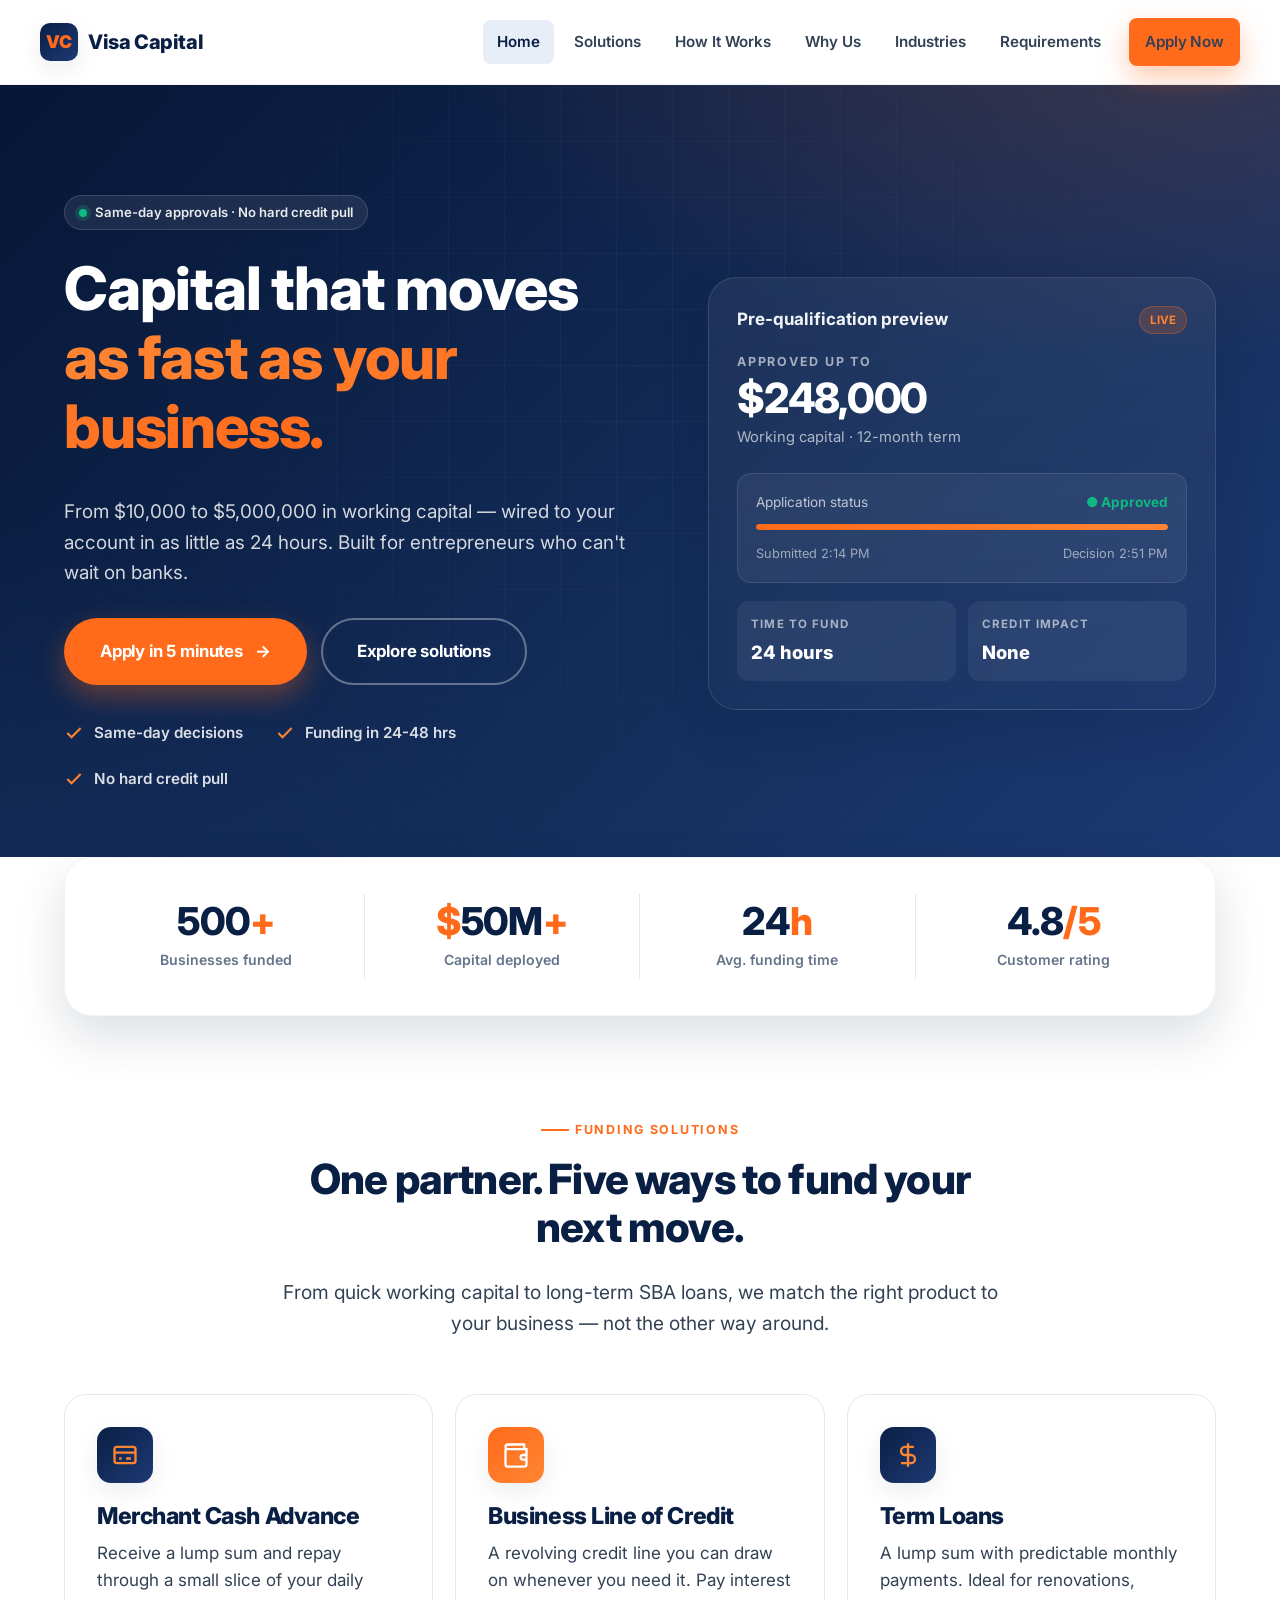
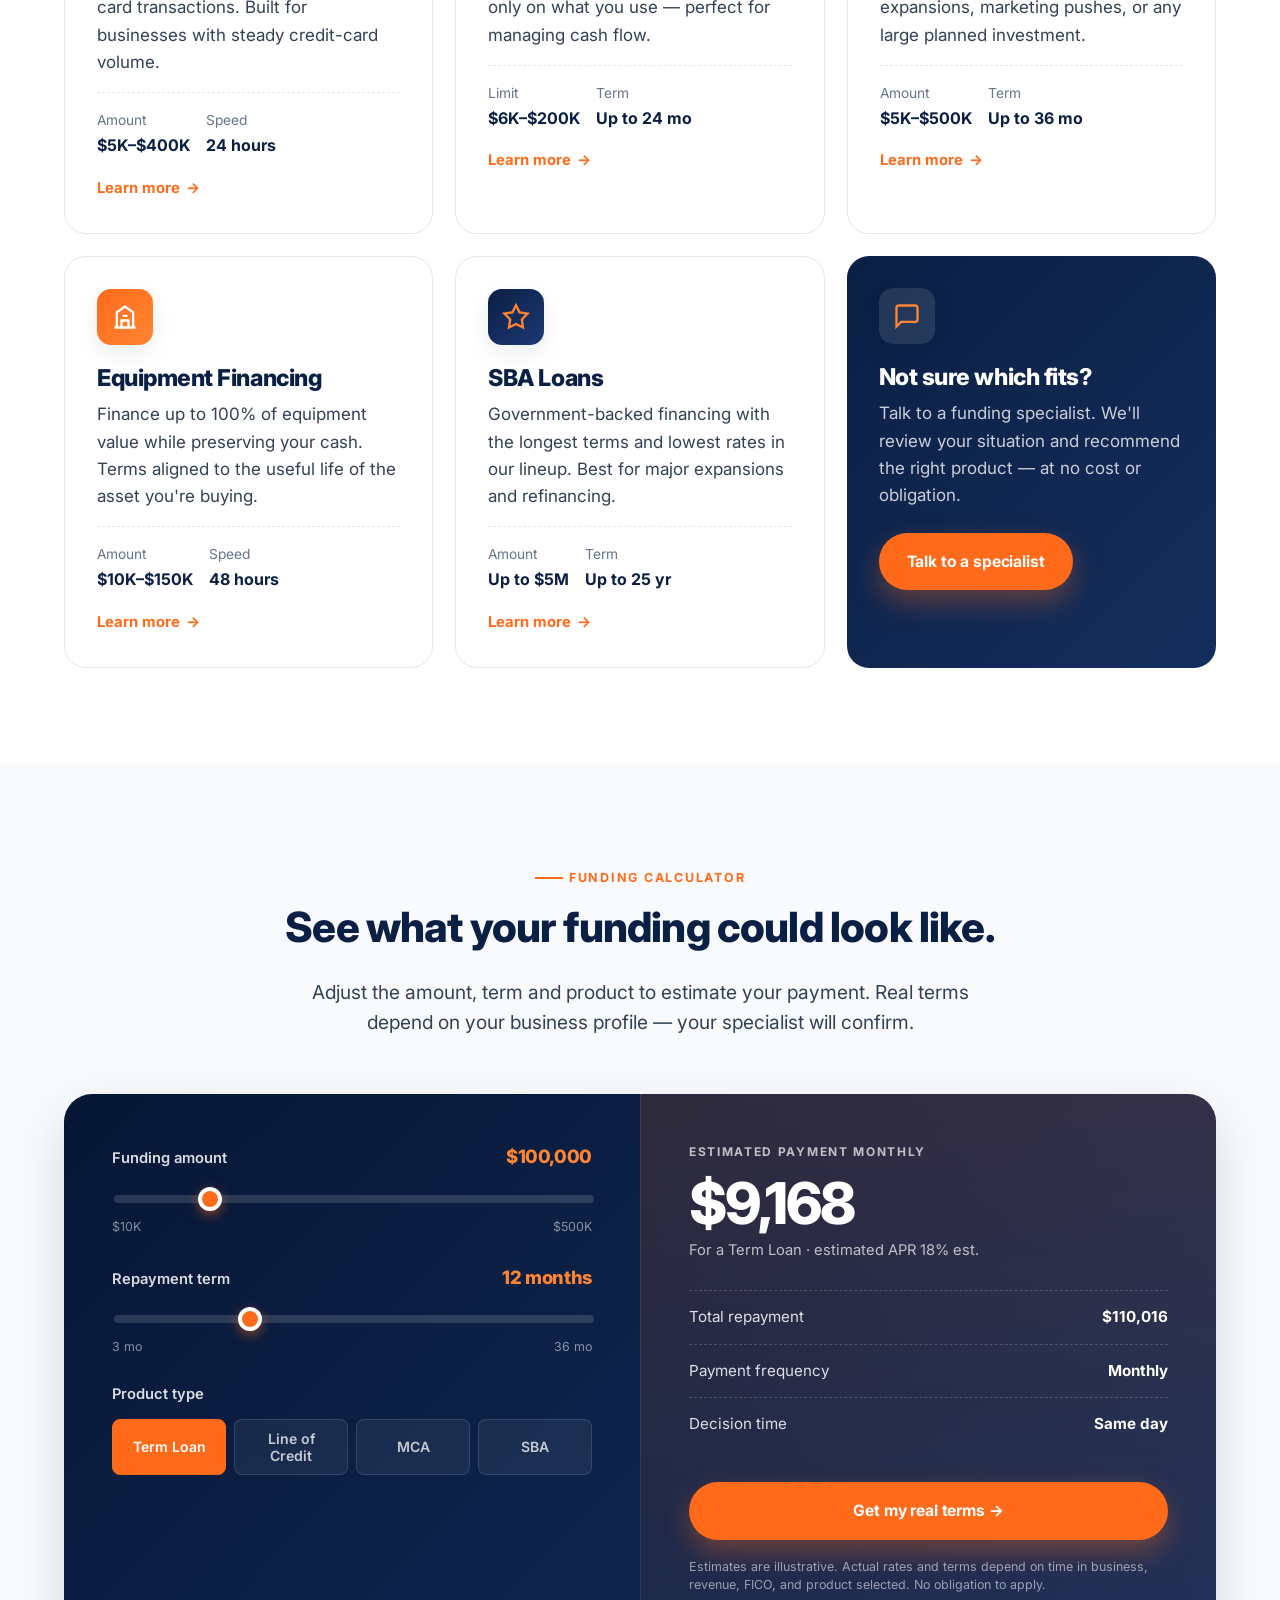
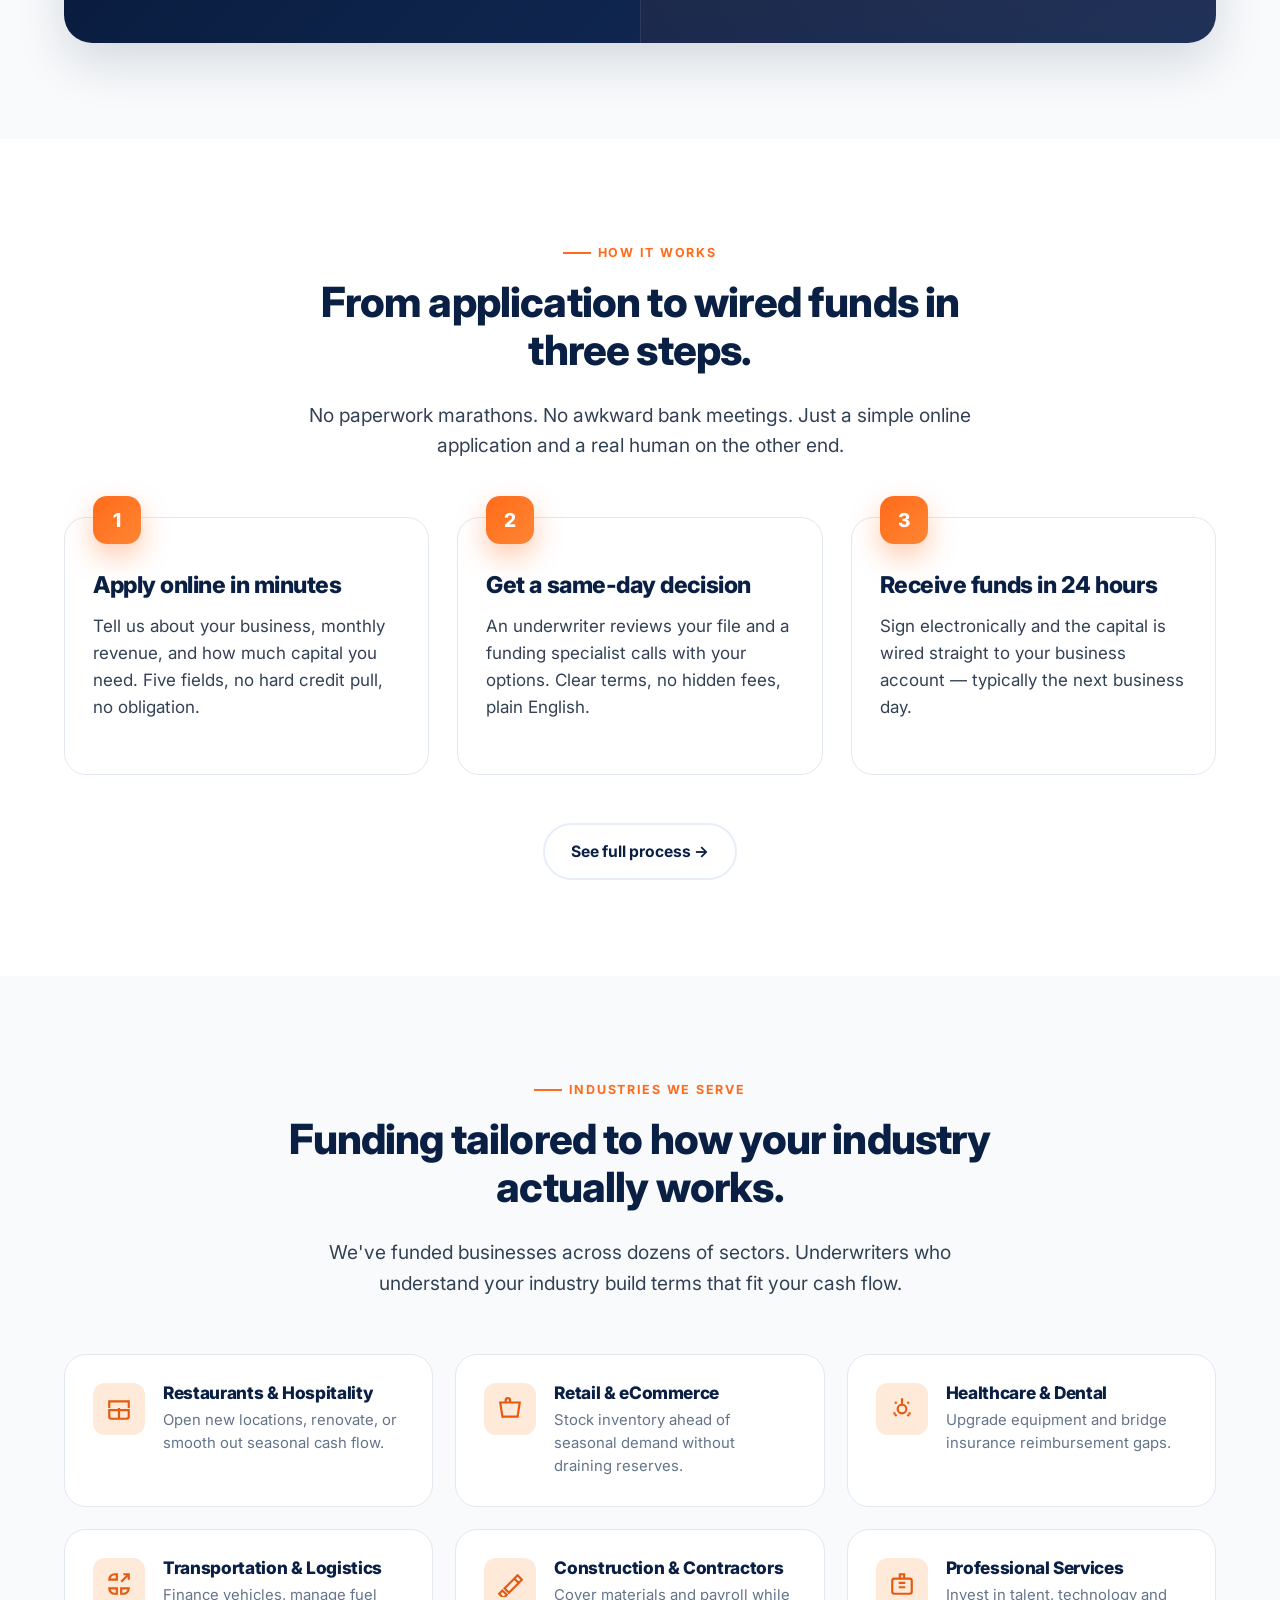
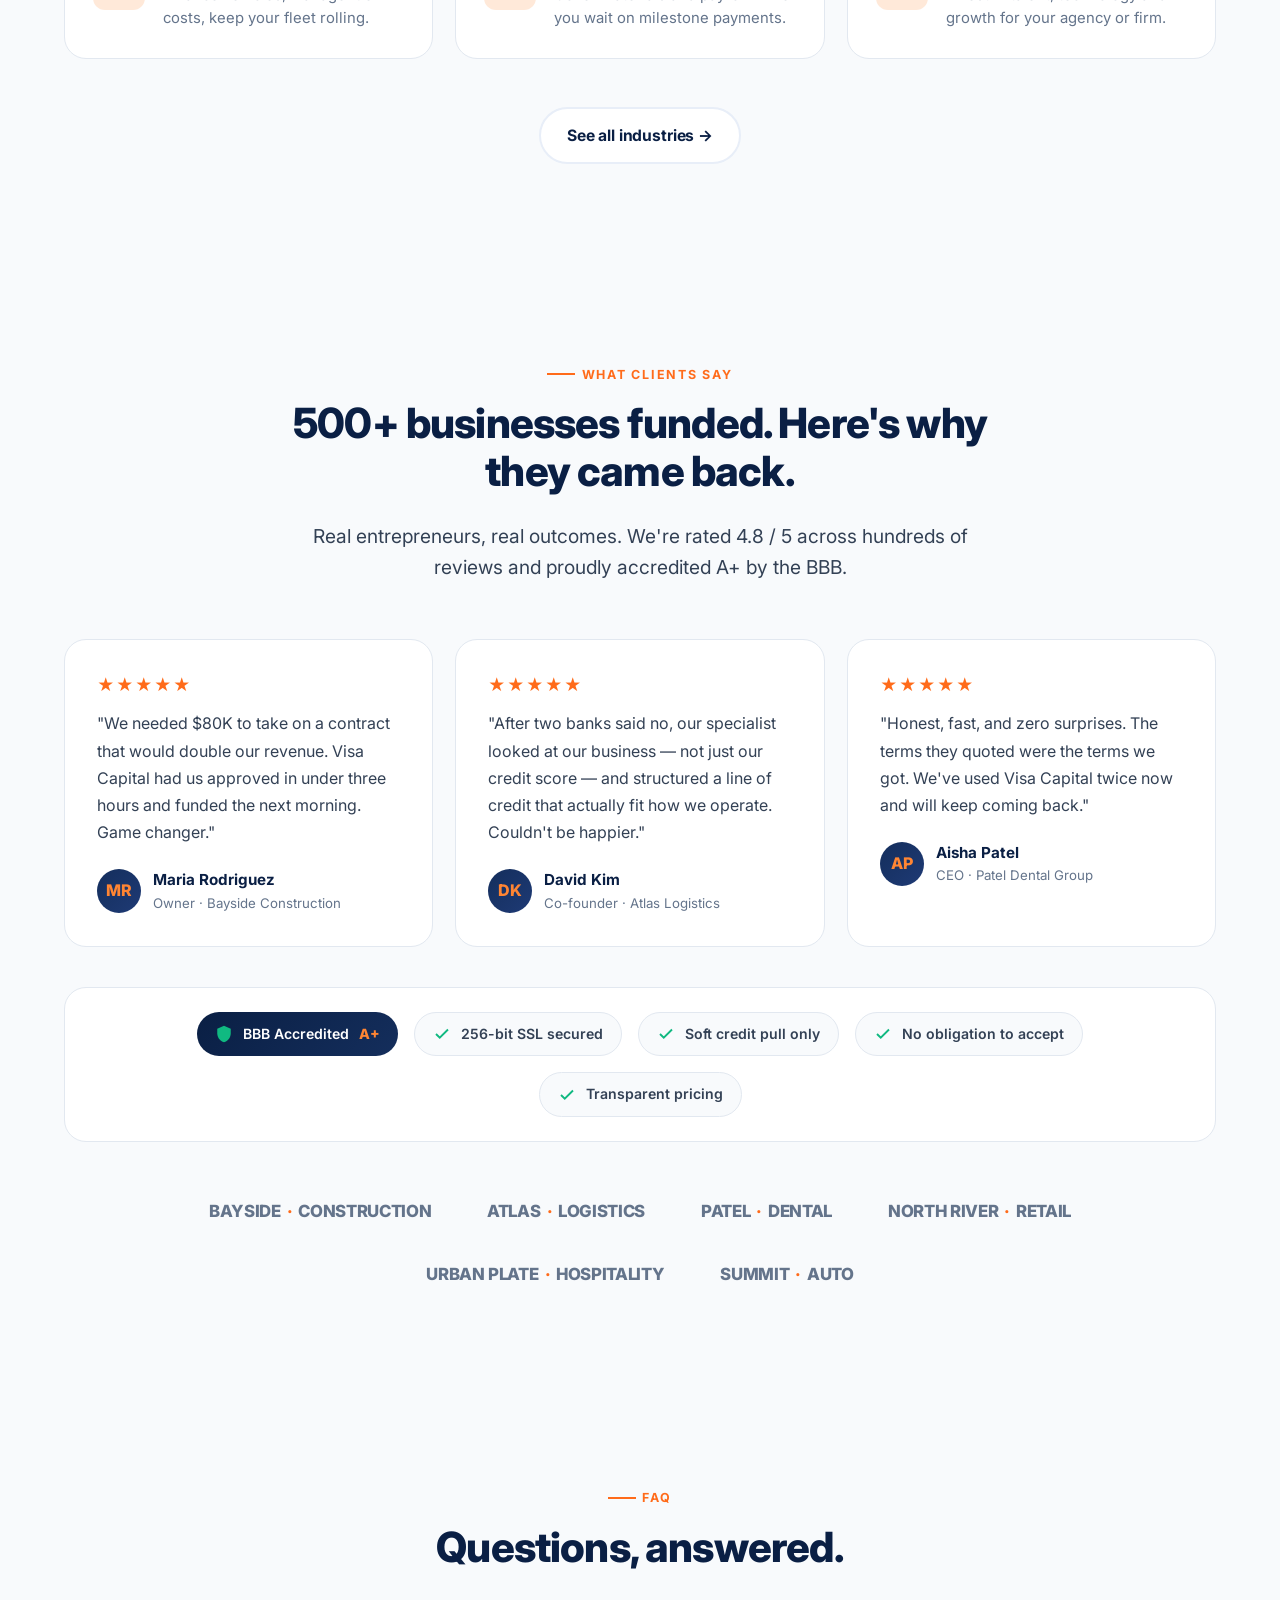
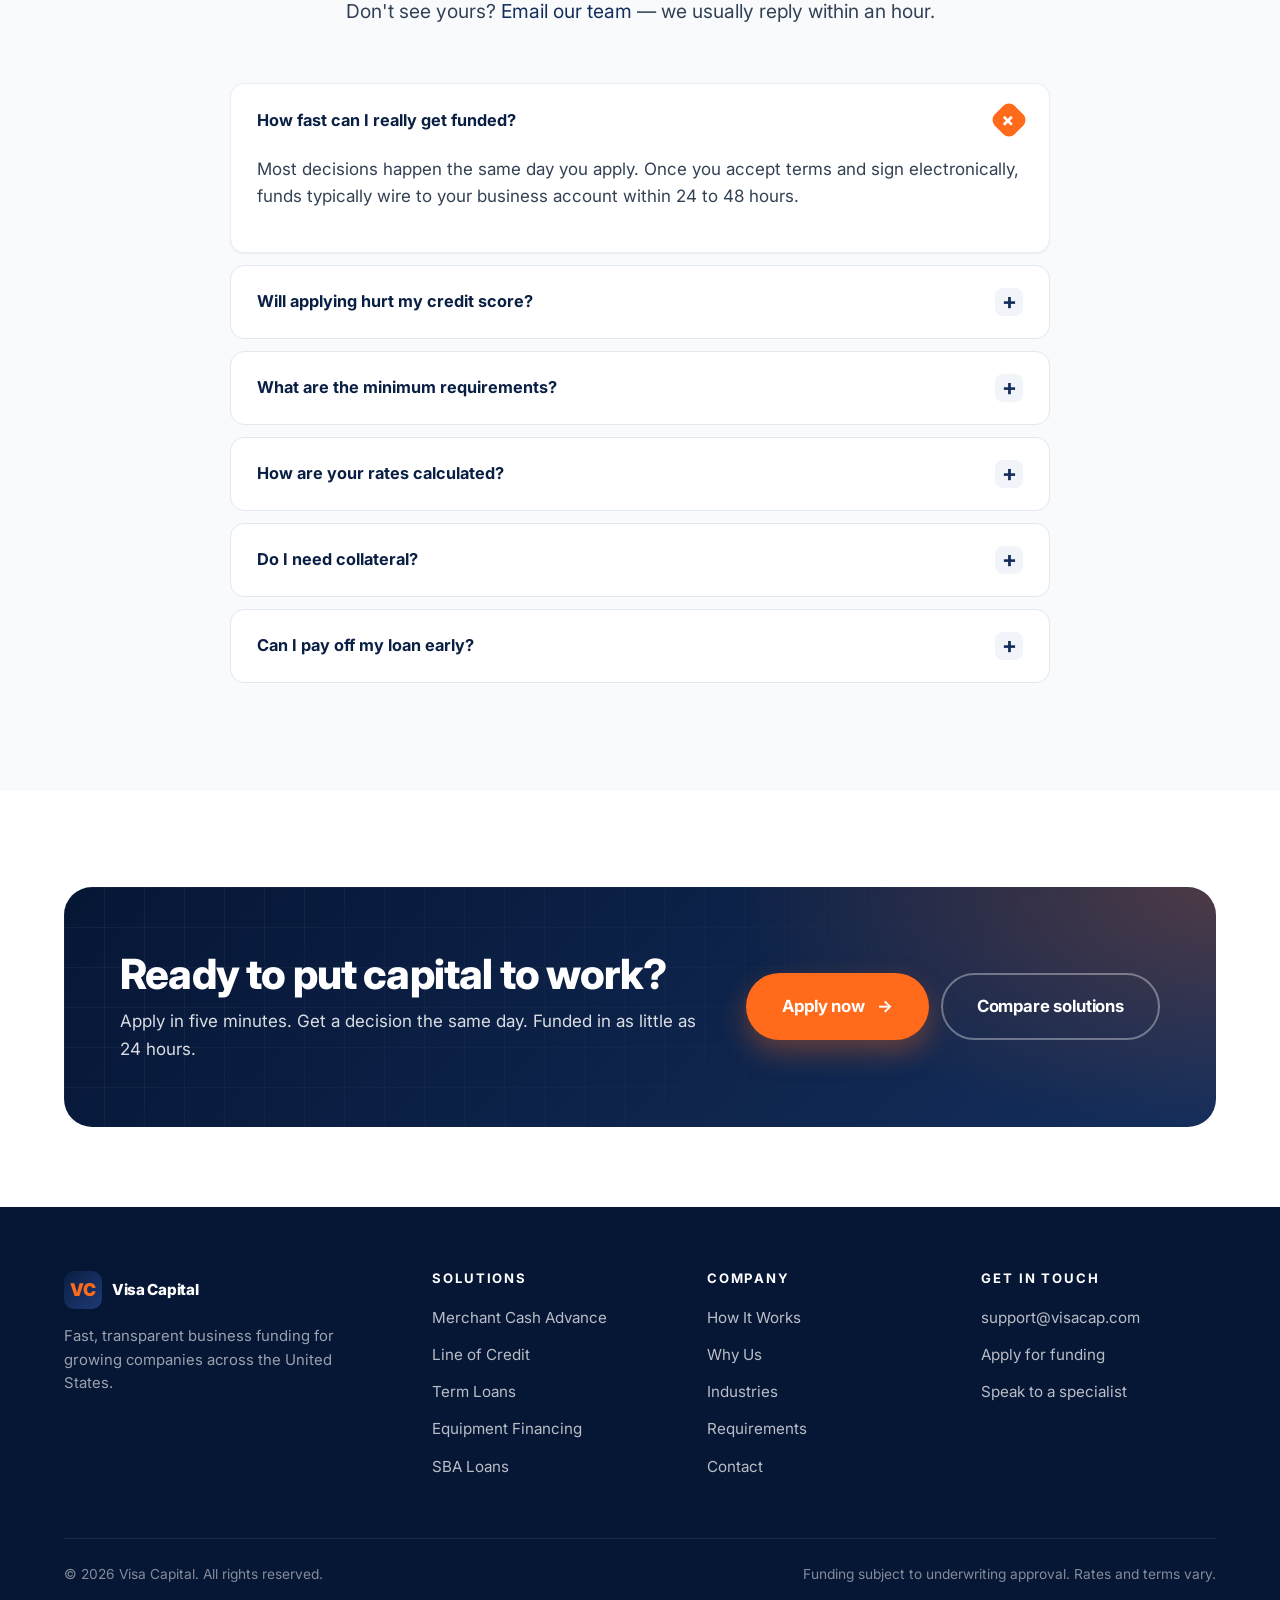
<file: index.html>
<!DOCTYPE html>
<html lang="en">
<head>
  <meta charset="UTF-8" />
  <meta name="viewport" content="width=device-width, initial-scale=1.0" />
  <meta name="description" content="Visa Capital — fast business funding from $10K to $5M. Same-day decisions, funding in 24-48 hours, no hard credit pull. Trusted by 500+ growing companies." />
  <title>Visa Capital — Fast Business Funding from $10K to $5M</title>
  <link rel="stylesheet" href="styles.css" />
  <link rel="preconnect" href="https://fonts.googleapis.com">
  <link rel="preconnect" href="https://fonts.gstatic.com" crossorigin>
</head>
<body>

  <!-- ==================== HEADER ==================== -->
  <header class="site-header">
    <div class="container nav">
      <a href="index.html" class="brand">
        <span class="brand-mark">VC</span>
        <span>Visa Capital</span>
      </a>
      <button class="nav-toggle" aria-label="Toggle navigation">
        <svg viewBox="0 0 24 24" fill="none" stroke="currentColor" stroke-width="2.2"><path d="M4 7h16M4 12h16M4 17h16"/></svg>
      </button>
      <nav class="nav-links">
        <a href="index.html">Home</a>
        <a href="solutions.html">Solutions</a>
        <a href="how-it-works.html">How It Works</a>
        <a href="why-us.html">Why Us</a>
        <a href="industries.html">Industries</a>
        <a href="requirements.html">Requirements</a>
        <a href="contact.html" class="btn btn-primary nav-cta">Apply Now</a>
      </nav>
    </div>
  </header>

  <!-- ==================== HERO ==================== -->
  <section class="hero">
    <div class="container hero-inner">
      <div>
        <span class="hero-eyebrow"><span class="dot"></span> Same-day approvals · No hard credit pull</span>
        <h1>Capital that moves <span class="accent">as fast as your business.</span></h1>
        <p>From $10,000 to $5,000,000 in working capital — wired to your account in as little as 24 hours. Built for entrepreneurs who can't wait on banks.</p>
        <div class="hero-cta">
          <a href="contact.html" class="btn btn-primary btn-lg btn-arrow">Apply in 5 minutes</a>
          <a href="solutions.html" class="btn btn-ghost btn-lg">Explore solutions</a>
        </div>
        <div class="hero-bullets">
          <span class="hero-bullet">
            <svg viewBox="0 0 24 24" fill="none" stroke="currentColor" stroke-width="2.5"><path d="M20 6L9 17l-5-5"/></svg>
            Same-day decisions
          </span>
          <span class="hero-bullet">
            <svg viewBox="0 0 24 24" fill="none" stroke="currentColor" stroke-width="2.5"><path d="M20 6L9 17l-5-5"/></svg>
            Funding in 24-48 hrs
          </span>
          <span class="hero-bullet">
            <svg viewBox="0 0 24 24" fill="none" stroke="currentColor" stroke-width="2.5"><path d="M20 6L9 17l-5-5"/></svg>
            No hard credit pull
          </span>
        </div>
      </div>

      <!-- Hero visual: a stylised funding card -->
      <div class="hero-card">
        <div class="hero-card-title">
          <span>Pre-qualification preview</span>
          <span class="badge">LIVE</span>
        </div>

        <div style="font-size:0.78rem;text-transform:uppercase;letter-spacing:0.14em;color:rgba(255,255,255,0.6);font-weight:700;margin-bottom:6px;">Approved up to</div>
        <div style="font-size:2.6rem;font-weight:800;color:#fff;letter-spacing:-0.03em;line-height:1;">$248,000</div>
        <div style="color:rgba(255,255,255,0.65);font-size:0.92rem;margin-top:6px;">Working capital · 12-month term</div>

        <div style="margin-top:24px;padding:18px;border-radius:14px;background:rgba(255,255,255,0.06);border:1px solid rgba(255,255,255,0.1);">
          <div style="display:flex;justify-content:space-between;font-size:0.85rem;color:rgba(255,255,255,0.7);margin-bottom:10px;">
            <span>Application status</span><span style="color:#10B981;font-weight:700;">● Approved</span>
          </div>
          <div style="height:6px;background:rgba(255,255,255,0.1);border-radius:999px;overflow:hidden;">
            <div style="width:100%;height:100%;background:linear-gradient(90deg,#FF6B1A,#FF8533);border-radius:999px;"></div>
          </div>
          <div style="display:flex;justify-content:space-between;margin-top:14px;font-size:0.8rem;color:rgba(255,255,255,0.55);">
            <span>Submitted 2:14 PM</span><span>Decision 2:51 PM</span>
          </div>
        </div>

        <div style="display:grid;grid-template-columns:1fr 1fr;gap:12px;margin-top:18px;">
          <div style="padding:14px;border-radius:12px;background:rgba(255,255,255,0.06);">
            <div style="font-size:0.72rem;color:rgba(255,255,255,0.6);font-weight:700;text-transform:uppercase;letter-spacing:0.1em;">Time to fund</div>
            <div style="color:#fff;font-weight:800;font-size:1.15rem;margin-top:4px;">24 hours</div>
          </div>
          <div style="padding:14px;border-radius:12px;background:rgba(255,255,255,0.06);">
            <div style="font-size:0.72rem;color:rgba(255,255,255,0.6);font-weight:700;text-transform:uppercase;letter-spacing:0.1em;">Credit impact</div>
            <div style="color:#fff;font-weight:800;font-size:1.15rem;margin-top:4px;">None</div>
          </div>
        </div>
      </div>
    </div>
  </section>

  <!-- ==================== STATS ==================== -->
  <div class="stats">
    <div class="container">
      <div class="stats-grid">
        <div class="stat">
          <div class="stat-num">500<span class="unit">+</span></div>
          <div class="stat-label">Businesses funded</div>
        </div>
        <div class="stat">
          <div class="stat-num"><span class="unit">$</span>50M<span class="unit">+</span></div>
          <div class="stat-label">Capital deployed</div>
        </div>
        <div class="stat">
          <div class="stat-num">24<span class="unit">h</span></div>
          <div class="stat-label">Avg. funding time</div>
        </div>
        <div class="stat">
          <div class="stat-num">4.8<span class="unit">/5</span></div>
          <div class="stat-label">Customer rating</div>
        </div>
      </div>
    </div>
  </div>

  <!-- ==================== SOLUTIONS ==================== -->
  <section>
    <div class="container">
      <div class="section-head reveal">
        <span class="eyebrow">Funding solutions</span>
        <h2>One partner. Five ways to fund your next move.</h2>
        <p class="lead">From quick working capital to long-term SBA loans, we match the right product to your business — not the other way around.</p>
      </div>

      <div class="solutions-grid">
        <div class="card reveal">
          <div class="card-icon">
            <svg viewBox="0 0 24 24" fill="none" stroke="currentColor" stroke-width="2"><path d="M3 10h18M7 15h2m4 0h4M5 5h14a2 2 0 012 2v10a2 2 0 01-2 2H5a2 2 0 01-2-2V7a2 2 0 012-2z"/></svg>
          </div>
          <h3>Merchant Cash Advance</h3>
          <p>Receive a lump sum and repay through a small slice of your daily card transactions. Built for businesses with steady credit-card volume.</p>
          <div class="card-meta">
            <div><span class="muted">Amount</span><strong>$5K–$400K</strong></div>
            <div><span class="muted">Speed</span><strong>24 hours</strong></div>
          </div>
          <a class="card-link" href="solutions.html">Learn more</a>
        </div>

        <div class="card reveal">
          <div class="card-icon alt">
            <svg viewBox="0 0 24 24" fill="none" stroke="currentColor" stroke-width="2"><path d="M21 12V7H5a2 2 0 010-4h14v4M21 12v8a2 2 0 01-2 2H5a2 2 0 01-2-2V7m18 5h-3a2 2 0 100 4h3"/></svg>
          </div>
          <h3>Business Line of Credit</h3>
          <p>A revolving credit line you can draw on whenever you need it. Pay interest only on what you use — perfect for managing cash flow.</p>
          <div class="card-meta">
            <div><span class="muted">Limit</span><strong>$6K–$200K</strong></div>
            <div><span class="muted">Term</span><strong>Up to 24 mo</strong></div>
          </div>
          <a class="card-link" href="solutions.html">Learn more</a>
        </div>

        <div class="card reveal">
          <div class="card-icon">
            <svg viewBox="0 0 24 24" fill="none" stroke="currentColor" stroke-width="2"><path d="M12 2v20M17 5H9.5a3.5 3.5 0 100 7h5a3.5 3.5 0 110 7H6"/></svg>
          </div>
          <h3>Term Loans</h3>
          <p>A lump sum with predictable monthly payments. Ideal for renovations, expansions, marketing pushes, or any large planned investment.</p>
          <div class="card-meta">
            <div><span class="muted">Amount</span><strong>$5K–$500K</strong></div>
            <div><span class="muted">Term</span><strong>Up to 36 mo</strong></div>
          </div>
          <a class="card-link" href="solutions.html">Learn more</a>
        </div>

        <div class="card reveal">
          <div class="card-icon alt">
            <svg viewBox="0 0 24 24" fill="none" stroke="currentColor" stroke-width="2"><path d="M3 21h18M5 21V8l7-5 7 5v13M9 21v-6h6v6M10 11h4"/></svg>
          </div>
          <h3>Equipment Financing</h3>
          <p>Finance up to 100% of equipment value while preserving your cash. Terms aligned to the useful life of the asset you're buying.</p>
          <div class="card-meta">
            <div><span class="muted">Amount</span><strong>$10K–$150K</strong></div>
            <div><span class="muted">Speed</span><strong>48 hours</strong></div>
          </div>
          <a class="card-link" href="solutions.html">Learn more</a>
        </div>

        <div class="card reveal">
          <div class="card-icon">
            <svg viewBox="0 0 24 24" fill="none" stroke="currentColor" stroke-width="2"><path d="M12 2l3 6 7 1-5 5 1 7-6-3-6 3 1-7-5-5 7-1z"/></svg>
          </div>
          <h3>SBA Loans</h3>
          <p>Government-backed financing with the longest terms and lowest rates in our lineup. Best for major expansions and refinancing.</p>
          <div class="card-meta">
            <div><span class="muted">Amount</span><strong>Up to $5M</strong></div>
            <div><span class="muted">Term</span><strong>Up to 25 yr</strong></div>
          </div>
          <a class="card-link" href="solutions.html">Learn more</a>
        </div>

        <div class="card reveal" style="background:linear-gradient(135deg,var(--navy-800),var(--navy-700));border:0;color:#fff;">
          <div class="card-icon" style="background:rgba(255,255,255,0.1);color:var(--orange-400);">
            <svg viewBox="0 0 24 24" fill="none" stroke="currentColor" stroke-width="2"><path d="M21 15a2 2 0 01-2 2H7l-4 4V5a2 2 0 012-2h14a2 2 0 012 2z"/></svg>
          </div>
          <h3 style="color:#fff;">Not sure which fits?</h3>
          <p style="color:rgba(255,255,255,0.78);">Talk to a funding specialist. We'll review your situation and recommend the right product — at no cost or obligation.</p>
          <a href="contact.html" class="btn btn-primary" style="margin-top:8px;">Talk to a specialist</a>
        </div>
      </div>
    </div>
  </section>

  <!-- ==================== CALCULATOR ==================== -->
  <section class="section-alt">
    <div class="container">
      <div class="section-head reveal">
        <span class="eyebrow">Funding calculator</span>
        <h2>See what your funding could look like.</h2>
        <p class="lead">Adjust the amount, term and product to estimate your payment. Real terms depend on your business profile — your specialist will confirm.</p>
      </div>

      <div class="calc reveal" data-calc>
        <div class="calc-inner">
          <div class="calc-form">
            <div class="calc-field">
              <label>Funding amount <span class="value" data-calc-amount-val>$100,000</span></label>
              <input type="range" data-calc-amount min="10000" max="500000" step="5000" value="100000" />
              <div style="display:flex;justify-content:space-between;font-size:0.78rem;color:rgba(255,255,255,0.5);margin-top:6px;">
                <span>$10K</span><span>$500K</span>
              </div>
            </div>

            <div class="calc-field">
              <label>Repayment term <span class="value" data-calc-term-val>12 months</span></label>
              <input type="range" data-calc-term min="3" max="36" step="3" value="12" />
              <div style="display:flex;justify-content:space-between;font-size:0.78rem;color:rgba(255,255,255,0.5);margin-top:6px;">
                <span>3 mo</span><span>36 mo</span>
              </div>
            </div>

            <div class="calc-field">
              <label>Product type</label>
              <div class="calc-segment" data-calc-type>
                <button class="active" data-product="term" type="button">Term Loan</button>
                <button data-product="loc" type="button">Line of Credit</button>
                <button data-product="mca" type="button">MCA</button>
                <button data-product="sba" type="button">SBA</button>
              </div>
            </div>
          </div>

          <div class="calc-result">
            <div class="label-sm">Estimated payment <span data-calc-frequency>Monthly</span></div>
            <div class="big" data-calc-payment>$9,167</div>
            <div class="sub">For a <span data-calc-product>Term Loan</span> · estimated APR <span data-calc-rate>18%</span></div>

            <div class="row"><span>Total repayment</span><strong data-calc-total>$110,000</strong></div>
            <div class="row"><span>Payment frequency</span><strong data-calc-frequency>Monthly</strong></div>
            <div class="row"><span>Decision time</span><strong>Same day</strong></div>

            <a href="contact.html" class="btn btn-primary mt-32">Get my real terms →</a>
            <div class="disclaimer">Estimates are illustrative. Actual rates and terms depend on time in business, revenue, FICO, and product selected. No obligation to apply.</div>
          </div>
        </div>
      </div>
    </div>
  </section>

  <!-- ==================== HOW IT WORKS ==================== -->
  <section>
    <div class="container">
      <div class="section-head reveal">
        <span class="eyebrow">How it works</span>
        <h2>From application to wired funds in three steps.</h2>
        <p class="lead">No paperwork marathons. No awkward bank meetings. Just a simple online application and a real human on the other end.</p>
      </div>

      <div class="steps">
        <div class="step reveal">
          <span class="step-num">1</span>
          <h3>Apply online in minutes</h3>
          <p>Tell us about your business, monthly revenue, and how much capital you need. Five fields, no hard credit pull, no obligation.</p>
        </div>
        <div class="step reveal">
          <span class="step-num">2</span>
          <h3>Get a same-day decision</h3>
          <p>An underwriter reviews your file and a funding specialist calls with your options. Clear terms, no hidden fees, plain English.</p>
        </div>
        <div class="step reveal">
          <span class="step-num">3</span>
          <h3>Receive funds in 24 hours</h3>
          <p>Sign electronically and the capital is wired straight to your business account — typically the next business day.</p>
        </div>
      </div>

      <div class="center mt-48">
        <a href="how-it-works.html" class="btn btn-secondary">See full process →</a>
      </div>
    </div>
  </section>

  <!-- ==================== INDUSTRIES ==================== -->
  <section class="section-alt">
    <div class="container">
      <div class="section-head reveal">
        <span class="eyebrow">Industries we serve</span>
        <h2>Funding tailored to how your industry actually works.</h2>
        <p class="lead">We've funded businesses across dozens of sectors. Underwriters who understand your industry build terms that fit your cash flow.</p>
      </div>

      <div class="industries-grid">
        <div class="industry reveal">
          <div class="icon"><svg viewBox="0 0 24 24" fill="none" stroke="currentColor" stroke-width="2"><path d="M3 11V5h18v6m-9 0v10m-7 0h14a2 2 0 002-2v-6H3v6a2 2 0 002 2zM7 7v.01M11 7v.01M15 7v.01"/></svg></div>
          <div><h4>Restaurants &amp; Hospitality</h4><p>Open new locations, renovate, or smooth out seasonal cash flow.</p></div>
        </div>
        <div class="industry reveal">
          <div class="icon"><svg viewBox="0 0 24 24" fill="none" stroke="currentColor" stroke-width="2"><path d="M3 6h18l-2 13H5L3 6zm5 0V4a2 2 0 014 0v2"/></svg></div>
          <div><h4>Retail &amp; eCommerce</h4><p>Stock inventory ahead of seasonal demand without draining reserves.</p></div>
        </div>
        <div class="industry reveal">
          <div class="icon"><svg viewBox="0 0 24 24" fill="none" stroke="currentColor" stroke-width="2"><path d="M12 2v6m0 0a4 4 0 100 8 4 4 0 000-8zm-8 8h2m12 0h2M5.6 5.6l1.4 1.4m10 10l1.4 1.4M5.6 18.4l1.4-1.4m10-10l1.4-1.4"/></svg></div>
          <div><h4>Healthcare &amp; Dental</h4><p>Upgrade equipment and bridge insurance reimbursement gaps.</p></div>
        </div>
        <div class="industry reveal">
          <div class="icon"><svg viewBox="0 0 24 24" fill="none" stroke="currentColor" stroke-width="2"><path d="M16 3h5v5M21 3l-7 7M3 8a5 5 0 015-5h2v5H3zM3 16a5 5 0 005 5h2v-5H3zM21 16a5 5 0 01-5 5h-2v-5h7z"/></svg></div>
          <div><h4>Transportation &amp; Logistics</h4><p>Finance vehicles, manage fuel costs, keep your fleet rolling.</p></div>
        </div>
        <div class="industry reveal">
          <div class="icon"><svg viewBox="0 0 24 24" fill="none" stroke="currentColor" stroke-width="2"><path d="M2 21l3-3 4 4-3 3-4-4zm5-5l9-9 4 4-9 9-4-4zm9-9l3-3 4 4-3 3-4-4z"/></svg></div>
          <div><h4>Construction &amp; Contractors</h4><p>Cover materials and payroll while you wait on milestone payments.</p></div>
        </div>
        <div class="industry reveal">
          <div class="icon"><svg viewBox="0 0 24 24" fill="none" stroke="currentColor" stroke-width="2"><path d="M9 11h6m-6 4h6M5 7h14a2 2 0 012 2v10a2 2 0 01-2 2H5a2 2 0 01-2-2V9a2 2 0 012-2zm5-4h4v4h-4z"/></svg></div>
          <div><h4>Professional Services</h4><p>Invest in talent, technology and growth for your agency or firm.</p></div>
        </div>
      </div>

      <div class="center mt-48">
        <a href="industries.html" class="btn btn-secondary">See all industries →</a>
      </div>
    </div>
  </section>

  <!-- ==================== TESTIMONIALS ==================== -->
  <section class="testimonials-section">
    <div class="container">
      <div class="section-head reveal">
        <span class="eyebrow">What clients say</span>
        <h2>500+ businesses funded. Here's why they came back.</h2>
        <p class="lead">Real entrepreneurs, real outcomes. We're rated 4.8 / 5 across hundreds of reviews and proudly accredited A+ by the BBB.</p>
      </div>

      <div class="testimonials">
        <div class="quote reveal">
          <div class="stars">★★★★★</div>
          <p>"We needed $80K to take on a contract that would double our revenue. Visa Capital had us approved in under three hours and funded the next morning. Game changer."</p>
          <div class="quote-author">
            <div class="quote-avatar">MR</div>
            <div>
              <div class="quote-name">Maria Rodriguez</div>
              <div class="quote-title">Owner · Bayside Construction</div>
            </div>
          </div>
        </div>
        <div class="quote reveal">
          <div class="stars">★★★★★</div>
          <p>"After two banks said no, our specialist looked at our business — not just our credit score — and structured a line of credit that actually fit how we operate. Couldn't be happier."</p>
          <div class="quote-author">
            <div class="quote-avatar">DK</div>
            <div>
              <div class="quote-name">David Kim</div>
              <div class="quote-title">Co-founder · Atlas Logistics</div>
            </div>
          </div>
        </div>
        <div class="quote reveal">
          <div class="stars">★★★★★</div>
          <p>"Honest, fast, and zero surprises. The terms they quoted were the terms we got. We've used Visa Capital twice now and will keep coming back."</p>
          <div class="quote-author">
            <div class="quote-avatar">AP</div>
            <div>
              <div class="quote-name">Aisha Patel</div>
              <div class="quote-title">CEO · Patel Dental Group</div>
            </div>
          </div>
        </div>
      </div>

      <!-- Trust badges -->
      <div class="trust-bar reveal">
        <span class="trust-badge bbb">
          <svg viewBox="0 0 24 24" fill="currentColor"><path d="M12 1l9 4v6c0 5.5-3.8 10.7-9 12-5.2-1.3-9-6.5-9-12V5l9-4z"/></svg>
          BBB Accredited <span class="grade">A+</span>
        </span>
        <span class="trust-badge">
          <svg viewBox="0 0 24 24" fill="none" stroke="currentColor" stroke-width="2.5"><path d="M20 6L9 17l-5-5"/></svg>
          256-bit SSL secured
        </span>
        <span class="trust-badge">
          <svg viewBox="0 0 24 24" fill="none" stroke="currentColor" stroke-width="2.5"><path d="M20 6L9 17l-5-5"/></svg>
          Soft credit pull only
        </span>
        <span class="trust-badge">
          <svg viewBox="0 0 24 24" fill="none" stroke="currentColor" stroke-width="2.5"><path d="M20 6L9 17l-5-5"/></svg>
          No obligation to accept
        </span>
        <span class="trust-badge">
          <svg viewBox="0 0 24 24" fill="none" stroke="currentColor" stroke-width="2.5"><path d="M20 6L9 17l-5-5"/></svg>
          Transparent pricing
        </span>
      </div>

      <!-- Logo strip -->
      <div class="logo-strip reveal">
        <span class="logo">BAYSIDE<span>·</span>CONSTRUCTION</span>
        <span class="logo">ATLAS<span>·</span>LOGISTICS</span>
        <span class="logo">PATEL<span>·</span>DENTAL</span>
        <span class="logo">NORTH RIVER<span>·</span>RETAIL</span>
        <span class="logo">URBAN PLATE<span>·</span>HOSPITALITY</span>
        <span class="logo">SUMMIT<span>·</span>AUTO</span>
      </div>
    </div>
  </section>

  <!-- ==================== FAQ ==================== -->
  <section class="faq-section">
    <div class="container container-sm">
      <div class="section-head reveal">
        <span class="eyebrow">FAQ</span>
        <h2>Questions, answered.</h2>
        <p class="lead">Don't see yours? <a href="contact.html">Email our team</a> — we usually reply within an hour.</p>
      </div>

      <div class="faq-list">
        <div class="faq-item open">
          <div class="faq-q">How fast can I really get funded? <span class="toggle">+</span></div>
          <div class="faq-a"><p>Most decisions happen the same day you apply. Once you accept terms and sign electronically, funds typically wire to your business account within 24 to 48 hours.</p></div>
        </div>
        <div class="faq-item">
          <div class="faq-q">Will applying hurt my credit score? <span class="toggle">+</span></div>
          <div class="faq-a"><p>No. We use a soft credit pull during prequalification, which has zero impact on your personal credit score. A hard pull only happens if you decide to move forward with a specific offer.</p></div>
        </div>
        <div class="faq-item">
          <div class="faq-q">What are the minimum requirements? <span class="toggle">+</span></div>
          <div class="faq-a"><p>At least six months in business, $100,000+ in annual revenue, an active business checking account, and a FICO score of 625 or higher. Close but not quite? Apply anyway — we look at the whole picture.</p></div>
        </div>
        <div class="faq-item">
          <div class="faq-q">How are your rates calculated? <span class="toggle">+</span></div>
          <div class="faq-a"><p>Rates depend on your time in business, monthly revenue, industry, and the product you choose. We always disclose the all-in cost up front — no hidden fees, no fine print, no surprises.</p></div>
        </div>
        <div class="faq-item">
          <div class="faq-q">Do I need collateral? <span class="toggle">+</span></div>
          <div class="faq-a"><p>Most of our products are unsecured, meaning no specific collateral is pledged. Equipment financing uses the equipment itself as collateral, and SBA loans may require a personal guarantee.</p></div>
        </div>
        <div class="faq-item">
          <div class="faq-q">Can I pay off my loan early? <span class="toggle">+</span></div>
          <div class="faq-a"><p>Yes. Most of our products allow early payoff with no prepayment penalty, and several offer discounts for paying off ahead of schedule. Your specialist will walk you through specifics.</p></div>
        </div>
      </div>
    </div>
  </section>

  <!-- ==================== CTA BANNER ==================== -->
  <section style="padding-bottom:80px;">
    <div class="container">
      <div class="cta-banner reveal">
        <div>
          <h2>Ready to put capital to work?</h2>
          <p>Apply in five minutes. Get a decision the same day. Funded in as little as 24 hours.</p>
        </div>
        <div class="cta-actions">
          <a href="contact.html" class="btn btn-primary btn-lg btn-arrow">Apply now</a>
          <a href="solutions.html" class="btn btn-ghost btn-lg">Compare solutions</a>
        </div>
      </div>
    </div>
  </section>

  <!-- ==================== FOOTER ==================== -->
  <footer class="site-footer">
    <div class="container">
      <div class="footer-grid">
        <div class="footer-brand">
          <a href="index.html" class="brand">
            <span class="brand-mark">VC</span>
            <span style="color:#fff;">Visa Capital</span>
          </a>
          <p>Fast, transparent business funding for growing companies across the United States.</p>
        </div>
        <div>
          <h5>Solutions</h5>
          <ul>
            <li><a href="solutions.html">Merchant Cash Advance</a></li>
            <li><a href="solutions.html">Line of Credit</a></li>
            <li><a href="solutions.html">Term Loans</a></li>
            <li><a href="solutions.html">Equipment Financing</a></li>
            <li><a href="solutions.html">SBA Loans</a></li>
          </ul>
        </div>
        <div>
          <h5>Company</h5>
          <ul>
            <li><a href="how-it-works.html">How It Works</a></li>
            <li><a href="why-us.html">Why Us</a></li>
            <li><a href="industries.html">Industries</a></li>
            <li><a href="requirements.html">Requirements</a></li>
            <li><a href="contact.html">Contact</a></li>
          </ul>
        </div>
        <div>
          <h5>Get In Touch</h5>
          <ul>
            <li><a href="mailto:support@visacap.com">support@visacap.com</a></li>
            <li><a href="contact.html">Apply for funding</a></li>
            <li><a href="contact.html">Speak to a specialist</a></li>
          </ul>
        </div>
      </div>
      <div class="footer-bottom">
        <span>© 2026 Visa Capital. All rights reserved.</span>
        <span>Funding subject to underwriting approval. Rates and terms vary.</span>
      </div>
    </div>
  </footer>

  <script src="app.js"></script>
</body>
</html>
</file>
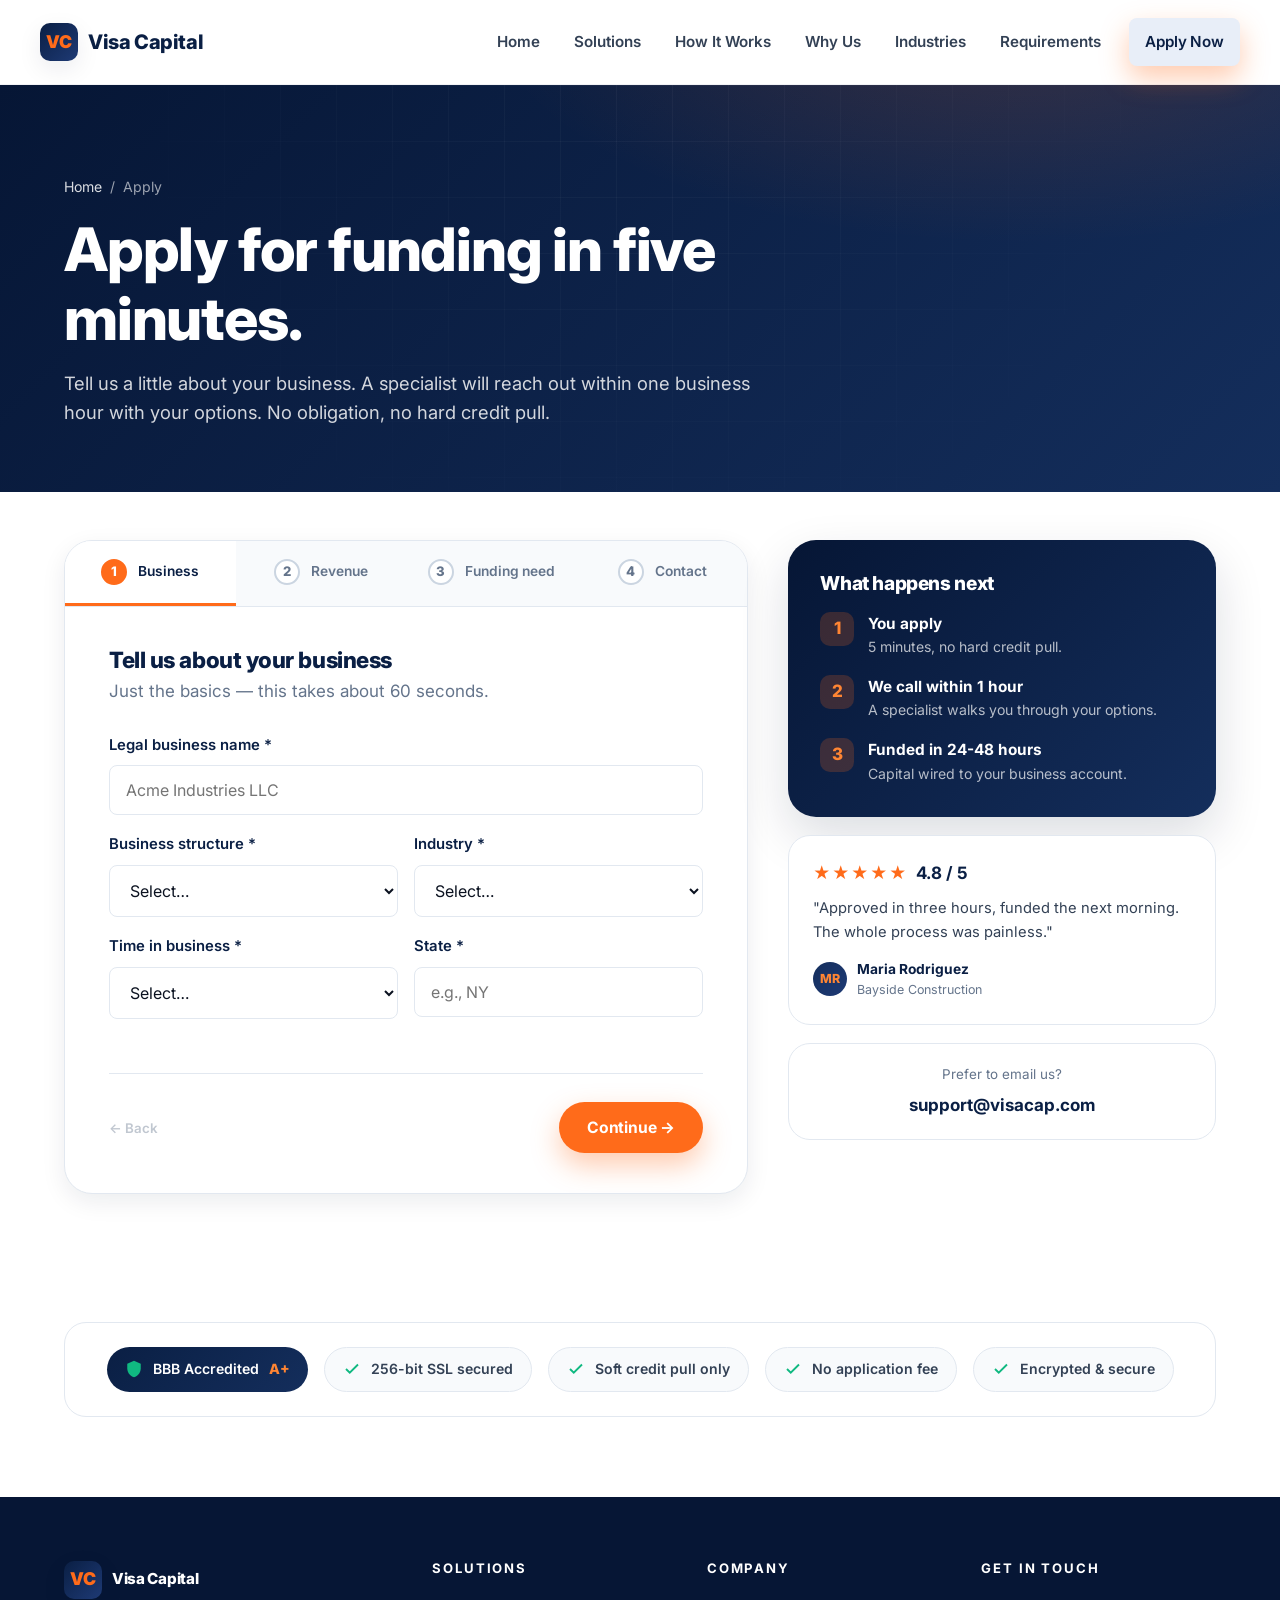
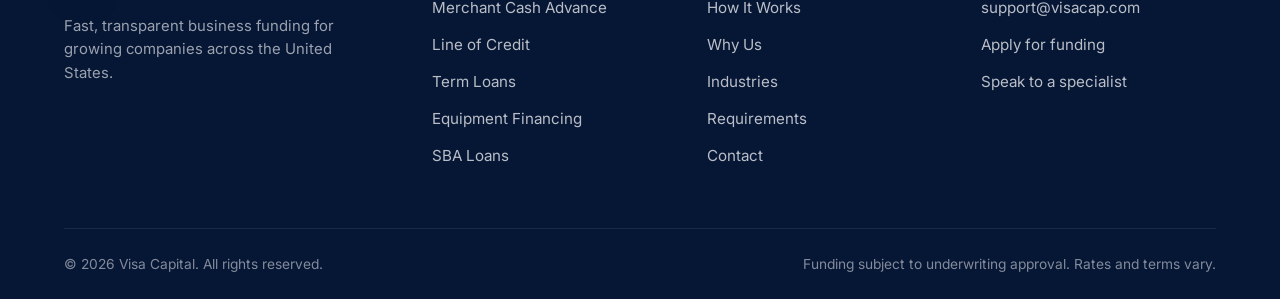
<file: contact.html>
<!DOCTYPE html>
<html lang="en">
<head>
  <meta charset="UTF-8" />
  <meta name="viewport" content="width=device-width, initial-scale=1.0" />
  <meta name="description" content="Apply for business funding from Visa Capital in five minutes. Same-day decisions, funding in 24-48 hours, no hard credit pull." />
  <title>Apply for Funding — Visa Capital</title>
  <link rel="stylesheet" href="styles.css" />
  <link rel="preconnect" href="https://fonts.googleapis.com">
  <link rel="preconnect" href="https://fonts.gstatic.com" crossorigin>
</head>
<body>

  <header class="site-header">
    <div class="container nav">
      <a href="index.html" class="brand">
        <span class="brand-mark">VC</span>
        <span>Visa Capital</span>
      </a>
      <button class="nav-toggle" aria-label="Toggle navigation">
        <svg viewBox="0 0 24 24" fill="none" stroke="currentColor" stroke-width="2.2"><path d="M4 7h16M4 12h16M4 17h16"/></svg>
      </button>
      <nav class="nav-links">
        <a href="index.html">Home</a>
        <a href="solutions.html">Solutions</a>
        <a href="how-it-works.html">How It Works</a>
        <a href="why-us.html">Why Us</a>
        <a href="industries.html">Industries</a>
        <a href="requirements.html">Requirements</a>
        <a href="contact.html" class="btn btn-primary nav-cta">Apply Now</a>
      </nav>
    </div>
  </header>

  <section class="page-header" style="padding-bottom:64px;">
    <div class="container">
      <div class="breadcrumb"><a href="index.html">Home</a> <span>/</span> <span>Apply</span></div>
      <h1>Apply for funding in five minutes.</h1>
      <p>Tell us a little about your business. A specialist will reach out within one business hour with your options. No obligation, no hard credit pull.</p>
    </div>
  </section>

  <!-- Apply form -->
  <section style="padding-top:48px;">
    <div class="container">
      <div style="display:grid;grid-template-columns:1.6fr 1fr;gap:40px;align-items:start;">

        <div class="apply-shell reveal" data-apply>
          <div class="apply-progress">
            <div class="step-pip"><span class="pip-num">1</span> Business</div>
            <div class="step-pip"><span class="pip-num">2</span> Revenue</div>
            <div class="step-pip"><span class="pip-num">3</span> Funding need</div>
            <div class="step-pip"><span class="pip-num">4</span> Contact</div>
          </div>

          <div class="apply-body">

            <!-- STEP 1: Business -->
            <div class="apply-step active">
              <h3>Tell us about your business</h3>
              <p class="sub">Just the basics — this takes about 60 seconds.</p>

              <div class="field">
                <label for="business_name">Legal business name *</label>
                <input id="business_name" name="business_name" type="text" required placeholder="Acme Industries LLC" />
              </div>
              <div class="field-row">
                <div class="field">
                  <label for="business_type">Business structure *</label>
                  <select id="business_type" name="business_type" required>
                    <option value="">Select…</option>
                    <option>Sole Proprietor</option>
                    <option>LLC</option>
                    <option>S-Corp</option>
                    <option>C-Corp</option>
                    <option>Partnership</option>
                    <option>Other</option>
                  </select>
                </div>
                <div class="field">
                  <label for="industry">Industry *</label>
                  <select id="industry" name="industry" required>
                    <option value="">Select…</option>
                    <option>Restaurants &amp; Hospitality</option>
                    <option>Retail &amp; eCommerce</option>
                    <option>Healthcare &amp; Dental</option>
                    <option>Transportation &amp; Logistics</option>
                    <option>Construction &amp; Contractors</option>
                    <option>Professional Services</option>
                    <option>Real Estate</option>
                    <option>Auto Repair &amp; Service</option>
                    <option>Other</option>
                  </select>
                </div>
              </div>
              <div class="field-row">
                <div class="field">
                  <label for="time_in_business">Time in business *</label>
                  <select id="time_in_business" name="time_in_business" required>
                    <option value="">Select…</option>
                    <option>Less than 6 months</option>
                    <option>6-12 months</option>
                    <option>1-2 years</option>
                    <option>2-5 years</option>
                    <option>5+ years</option>
                  </select>
                </div>
                <div class="field">
                  <label for="state">State *</label>
                  <input id="state" name="state" type="text" required placeholder="e.g., NY" maxlength="2" />
                </div>
              </div>

              <div class="apply-actions">
                <button class="btn-back" data-apply-back disabled>← Back</button>
                <button class="btn btn-primary" data-apply-next>Continue →</button>
              </div>
            </div>

            <!-- STEP 2: Revenue -->
            <div class="apply-step">
              <h3>How does your business perform?</h3>
              <p class="sub">This helps us match you to the right product and amount.</p>

              <div class="field">
                <label>Average monthly revenue *</label>
                <div class="choice-grid" data-required-choice="monthly_revenue">
                  <label class="choice"><input type="radio" name="monthly_revenue" value="<10K"/><div class="title">Under $10K</div><div class="sub">Up to $10,000 / month</div></label>
                  <label class="choice"><input type="radio" name="monthly_revenue" value="10-30K"/><div class="title">$10K – $30K</div><div class="sub">Steady growth phase</div></label>
                  <label class="choice"><input type="radio" name="monthly_revenue" value="30-100K"/><div class="title">$30K – $100K</div><div class="sub">Established operations</div></label>
                  <label class="choice"><input type="radio" name="monthly_revenue" value="100K+"/><div class="title">$100K+</div><div class="sub">Scaling and growing</div></label>
                </div>
              </div>

              <div class="field">
                <label>Approximate FICO score *</label>
                <div class="choice-grid" data-required-choice="fico">
                  <label class="choice"><input type="radio" name="fico" value="<600"/><div class="title">Below 600</div><div class="sub">We may still have options</div></label>
                  <label class="choice"><input type="radio" name="fico" value="600-650"/><div class="title">600 – 650</div><div class="sub">Most products available</div></label>
                  <label class="choice"><input type="radio" name="fico" value="650-720"/><div class="title">650 – 720</div><div class="sub">Strong eligibility</div></label>
                  <label class="choice"><input type="radio" name="fico" value="720+"/><div class="title">720+</div><div class="sub">Best rates &amp; terms</div></label>
                </div>
              </div>

              <div class="apply-actions">
                <button class="btn-back" data-apply-back>← Back</button>
                <button class="btn btn-primary" data-apply-next>Continue →</button>
              </div>
            </div>

            <!-- STEP 3: Funding need -->
            <div class="apply-step">
              <h3>What do you need the capital for?</h3>
              <p class="sub">Don't worry about being precise — we'll fine-tune together.</p>

              <div class="field">
                <label for="funding_amount">How much funding do you need? *</label>
                <select id="funding_amount" name="funding_amount" required>
                  <option value="">Select…</option>
                  <option>$10,000 – $50,000</option>
                  <option>$50,000 – $150,000</option>
                  <option>$150,000 – $500,000</option>
                  <option>$500,000 – $1,000,000</option>
                  <option>$1,000,000+</option>
                </select>
              </div>

              <div class="field">
                <label>Which product interests you most? *</label>
                <div class="choice-grid" data-required-choice="product_interest">
                  <label class="choice"><input type="radio" name="product_interest" value="mca"/><div class="title">Merchant Cash Advance</div><div class="sub">Fast cash, repay from sales</div></label>
                  <label class="choice"><input type="radio" name="product_interest" value="loc"/><div class="title">Line of Credit</div><div class="sub">Revolving, draw as needed</div></label>
                  <label class="choice"><input type="radio" name="product_interest" value="term"/><div class="title">Term Loan</div><div class="sub">Fixed monthly payments</div></label>
                  <label class="choice"><input type="radio" name="product_interest" value="equipment"/><div class="title">Equipment Financing</div><div class="sub">Buy machinery / vehicles</div></label>
                  <label class="choice"><input type="radio" name="product_interest" value="sba"/><div class="title">SBA Loan</div><div class="sub">Best rates, longer terms</div></label>
                  <label class="choice"><input type="radio" name="product_interest" value="not_sure"/><div class="title">Not sure yet</div><div class="sub">Recommend the right one</div></label>
                </div>
              </div>

              <div class="field">
                <label for="use_of_funds">How will you use the funds? <span class="muted" style="font-weight:400;">(optional)</span></label>
                <textarea id="use_of_funds" name="use_of_funds" rows="3" placeholder="e.g., expanding to a second location, buying new equipment, covering payroll during slow season..."></textarea>
              </div>

              <div class="apply-actions">
                <button class="btn-back" data-apply-back>← Back</button>
                <button class="btn btn-primary" data-apply-next>Continue →</button>
              </div>
            </div>

            <!-- STEP 4: Contact -->
            <div class="apply-step">
              <h3>Where should we reach you?</h3>
              <p class="sub">A specialist will follow up within one business hour. We never sell your information.</p>

              <div class="field">
                <label for="full_name">Your full name *</label>
                <input id="full_name" name="full_name" type="text" required placeholder="Jane Smith" />
              </div>
              <div class="field-row">
                <div class="field">
                  <label for="email">Email *</label>
                  <input id="email" name="email" type="email" required placeholder="jane@yourbusiness.com" />
                </div>
                <div class="field">
                  <label for="phone">Phone *</label>
                  <input id="phone" name="phone" type="tel" required placeholder="(555) 123-4567" />
                </div>
              </div>
              <div class="field">
                <label for="best_time">Best time to reach you</label>
                <select id="best_time" name="best_time">
                  <option>Anytime</option>
                  <option>Morning (9am - 12pm)</option>
                  <option>Afternoon (12pm - 5pm)</option>
                  <option>Evening (after 5pm)</option>
                </select>
              </div>

              <div style="margin-top:18px;padding:16px;border-radius:12px;background:var(--slate-50);border:1px solid var(--slate-200);font-size:0.86rem;color:var(--slate-700);">
                <strong style="color:var(--navy-800);">Soft pull only.</strong> Submitting this application uses a soft credit check, which has no impact on your credit score.
              </div>

              <div class="apply-actions">
                <button class="btn-back" data-apply-back>← Back</button>
                <button class="btn btn-primary" data-apply-submit>Submit application →</button>
              </div>
            </div>

          </div>
        </div>

        <!-- Sidebar -->
        <aside class="reveal" style="position:sticky;top:100px;">
          <div style="background:linear-gradient(135deg,var(--navy-900),var(--navy-700));color:#fff;border-radius:var(--radius-xl);padding:32px;box-shadow:var(--shadow-lg);margin-bottom:18px;">
            <h3 style="color:#fff;margin-bottom:18px;font-size:1.2rem;">What happens next</h3>
            <div style="display:flex;gap:14px;margin-bottom:16px;">
              <div style="flex-shrink:0;width:34px;height:34px;border-radius:10px;background:rgba(255,107,26,0.2);color:var(--orange-400);display:grid;place-items:center;font-weight:800;">1</div>
              <div>
                <div style="font-weight:700;color:#fff;font-size:0.96rem;">You apply</div>
                <div style="color:rgba(255,255,255,0.7);font-size:0.88rem;">5 minutes, no hard credit pull.</div>
              </div>
            </div>
            <div style="display:flex;gap:14px;margin-bottom:16px;">
              <div style="flex-shrink:0;width:34px;height:34px;border-radius:10px;background:rgba(255,107,26,0.2);color:var(--orange-400);display:grid;place-items:center;font-weight:800;">2</div>
              <div>
                <div style="font-weight:700;color:#fff;font-size:0.96rem;">We call within 1 hour</div>
                <div style="color:rgba(255,255,255,0.7);font-size:0.88rem;">A specialist walks you through your options.</div>
              </div>
            </div>
            <div style="display:flex;gap:14px;">
              <div style="flex-shrink:0;width:34px;height:34px;border-radius:10px;background:rgba(255,107,26,0.2);color:var(--orange-400);display:grid;place-items:center;font-weight:800;">3</div>
              <div>
                <div style="font-weight:700;color:#fff;font-size:0.96rem;">Funded in 24-48 hours</div>
                <div style="color:rgba(255,255,255,0.7);font-size:0.88rem;">Capital wired to your business account.</div>
              </div>
            </div>
          </div>

          <div style="background:#fff;border:1px solid var(--slate-200);border-radius:var(--radius-lg);padding:24px;">
            <div style="display:flex;align-items:center;gap:8px;margin-bottom:10px;">
              <span style="font-size:1.05rem;color:var(--orange-500);letter-spacing:2px;">★★★★★</span>
              <strong style="color:var(--navy-800);">4.8 / 5</strong>
            </div>
            <p style="font-size:0.92rem;color:var(--slate-700);margin-bottom:14px;">"Approved in three hours, funded the next morning. The whole process was painless."</p>
            <div style="display:flex;align-items:center;gap:10px;">
              <div class="quote-avatar" style="width:34px;height:34px;font-size:0.78rem;">MR</div>
              <div>
                <div style="font-weight:700;color:var(--navy-800);font-size:0.86rem;">Maria Rodriguez</div>
                <div style="color:var(--slate-500);font-size:0.78rem;">Bayside Construction</div>
              </div>
            </div>
          </div>

          <div style="background:#fff;border:1px solid var(--slate-200);border-radius:var(--radius-lg);padding:20px;margin-top:18px;text-align:center;">
            <div style="color:var(--slate-500);font-size:0.84rem;margin-bottom:6px;">Prefer to email us?</div>
            <a href="mailto:support@visacap.com" style="font-weight:700;color:var(--navy-800);">support@visacap.com</a>
          </div>
        </aside>

      </div>
    </div>
  </section>

  <!-- Trust badges -->
  <section style="padding-top:32px;padding-bottom:80px;">
    <div class="container">
      <div class="trust-bar reveal" style="margin-top:0;">
        <span class="trust-badge bbb">
          <svg viewBox="0 0 24 24" fill="currentColor"><path d="M12 1l9 4v6c0 5.5-3.8 10.7-9 12-5.2-1.3-9-6.5-9-12V5l9-4z"/></svg>
          BBB Accredited <span class="grade">A+</span>
        </span>
        <span class="trust-badge"><svg viewBox="0 0 24 24" fill="none" stroke="currentColor" stroke-width="2.5"><path d="M20 6L9 17l-5-5"/></svg> 256-bit SSL secured</span>
        <span class="trust-badge"><svg viewBox="0 0 24 24" fill="none" stroke="currentColor" stroke-width="2.5"><path d="M20 6L9 17l-5-5"/></svg> Soft credit pull only</span>
        <span class="trust-badge"><svg viewBox="0 0 24 24" fill="none" stroke="currentColor" stroke-width="2.5"><path d="M20 6L9 17l-5-5"/></svg> No application fee</span>
        <span class="trust-badge"><svg viewBox="0 0 24 24" fill="none" stroke="currentColor" stroke-width="2.5"><path d="M20 6L9 17l-5-5"/></svg> Encrypted &amp; secure</span>
      </div>
    </div>
  </section>

  <footer class="site-footer">
    <div class="container">
      <div class="footer-grid">
        <div class="footer-brand">
          <a href="index.html" class="brand">
            <span class="brand-mark">VC</span>
            <span style="color:#fff;">Visa Capital</span>
          </a>
          <p>Fast, transparent business funding for growing companies across the United States.</p>
        </div>
        <div>
          <h5>Solutions</h5>
          <ul>
            <li><a href="solutions.html#mca">Merchant Cash Advance</a></li>
            <li><a href="solutions.html#loc">Line of Credit</a></li>
            <li><a href="solutions.html#term">Term Loans</a></li>
            <li><a href="solutions.html#equipment">Equipment Financing</a></li>
            <li><a href="solutions.html#sba">SBA Loans</a></li>
          </ul>
        </div>
        <div>
          <h5>Company</h5>
          <ul>
            <li><a href="how-it-works.html">How It Works</a></li>
            <li><a href="why-us.html">Why Us</a></li>
            <li><a href="industries.html">Industries</a></li>
            <li><a href="requirements.html">Requirements</a></li>
            <li><a href="contact.html">Contact</a></li>
          </ul>
        </div>
        <div>
          <h5>Get In Touch</h5>
          <ul>
            <li><a href="mailto:support@visacap.com">support@visacap.com</a></li>
            <li><a href="contact.html">Apply for funding</a></li>
            <li><a href="contact.html">Speak to a specialist</a></li>
          </ul>
        </div>
      </div>
      <div class="footer-bottom">
        <span>© 2026 Visa Capital. All rights reserved.</span>
        <span>Funding subject to underwriting approval. Rates and terms vary.</span>
      </div>
    </div>
  </footer>

  <script src="app.js"></script>
</body>
</html>
</file>
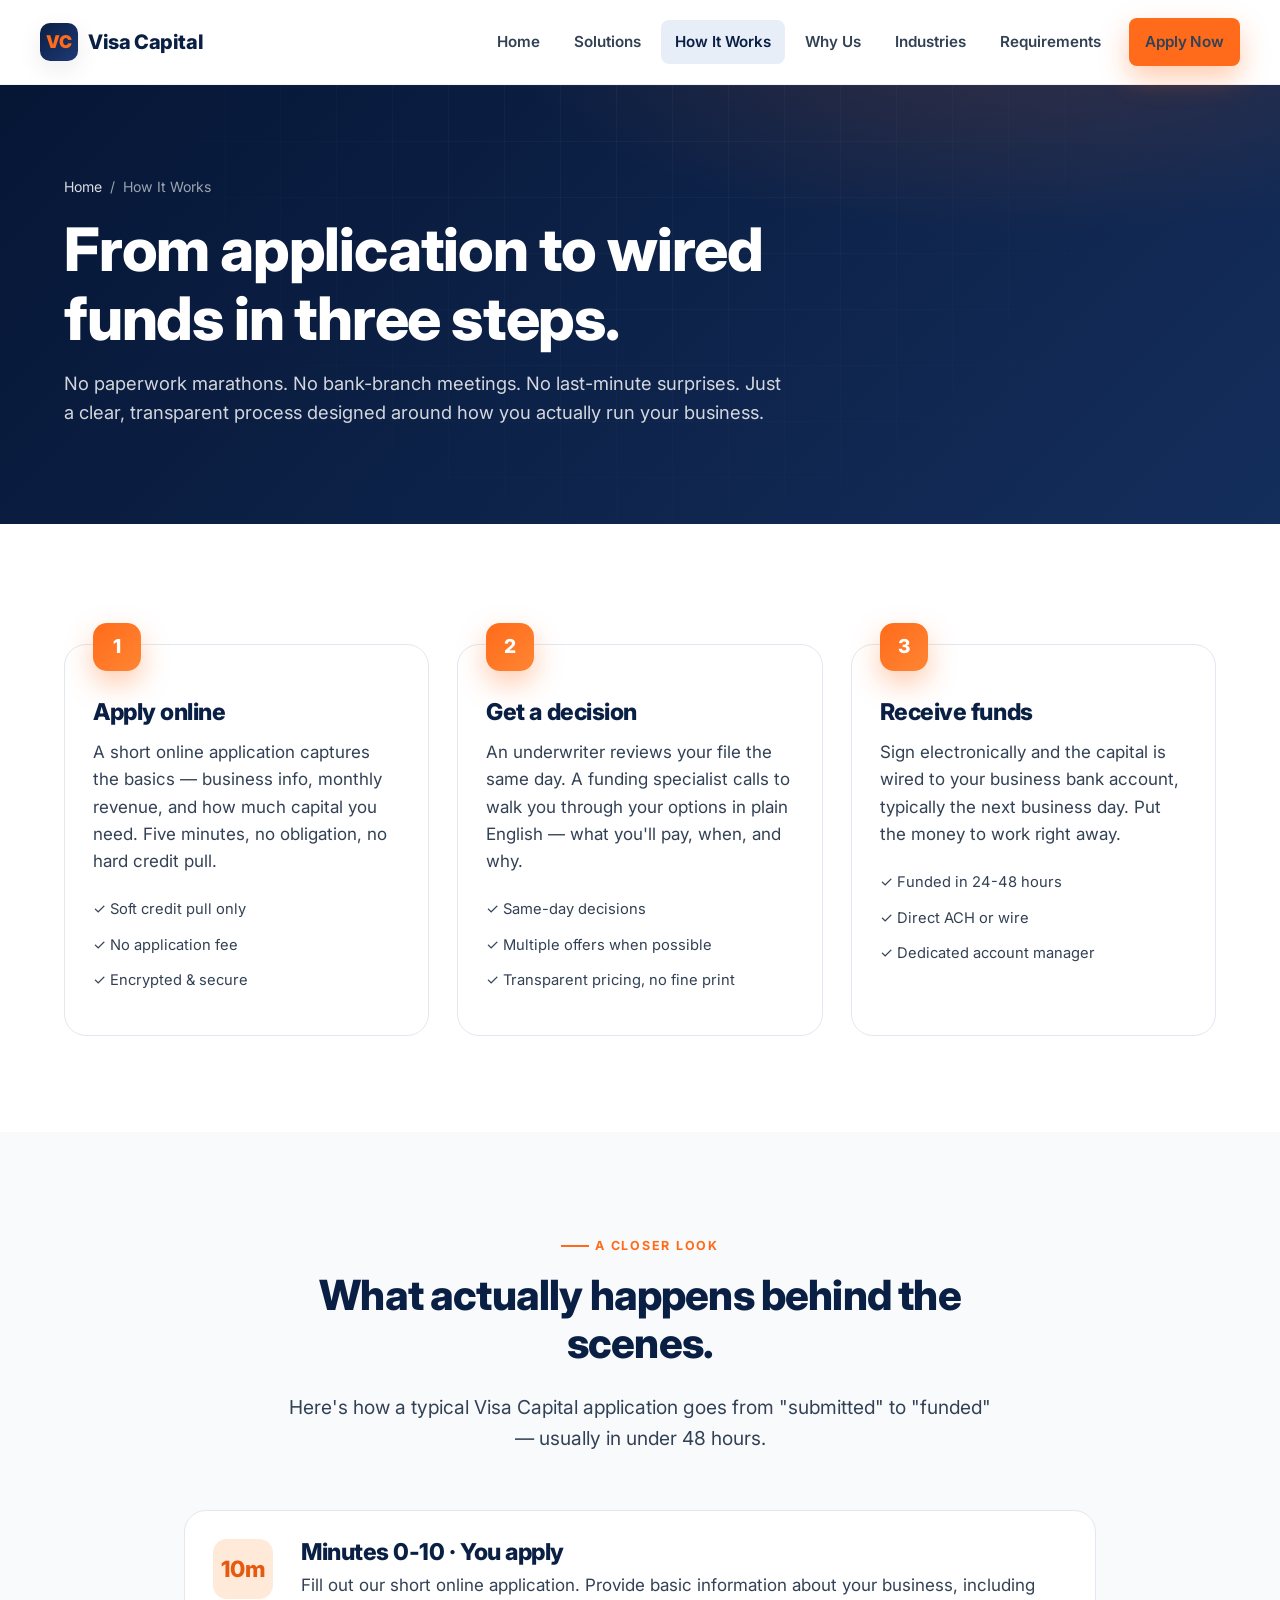
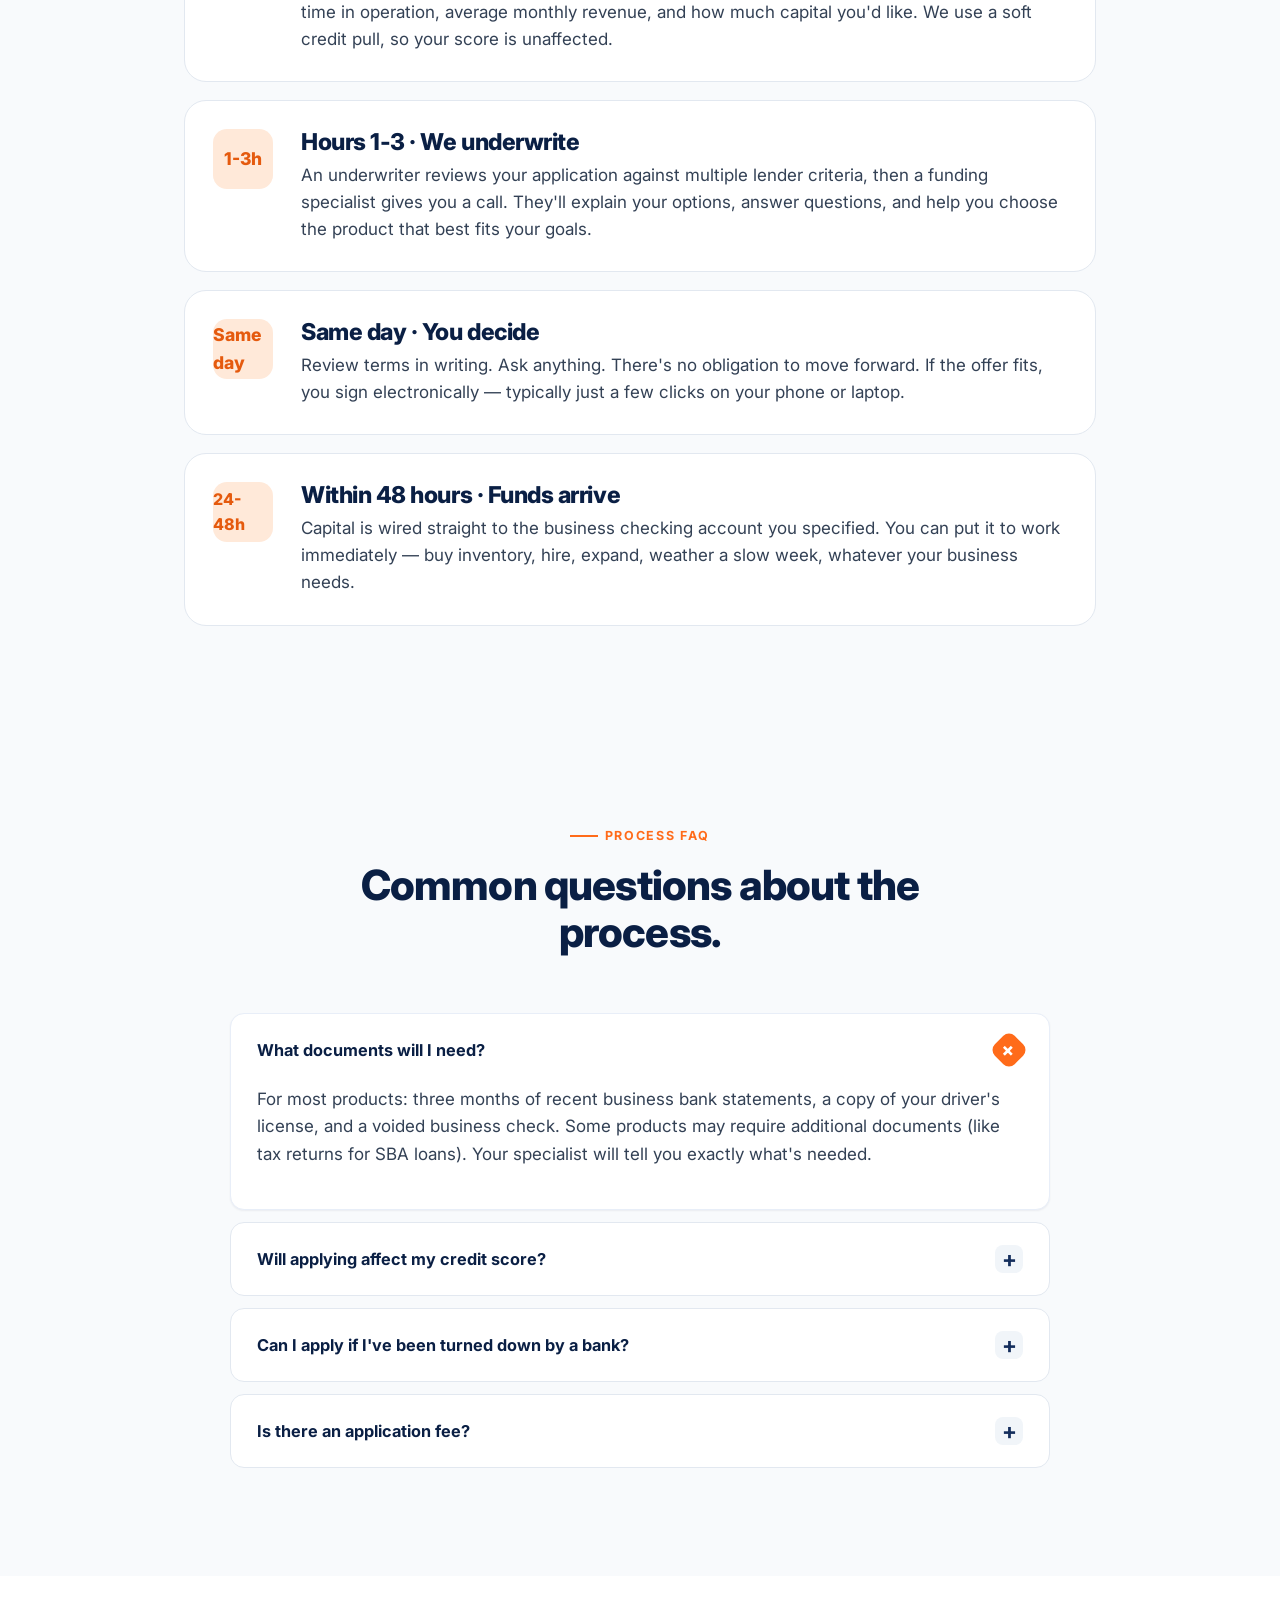
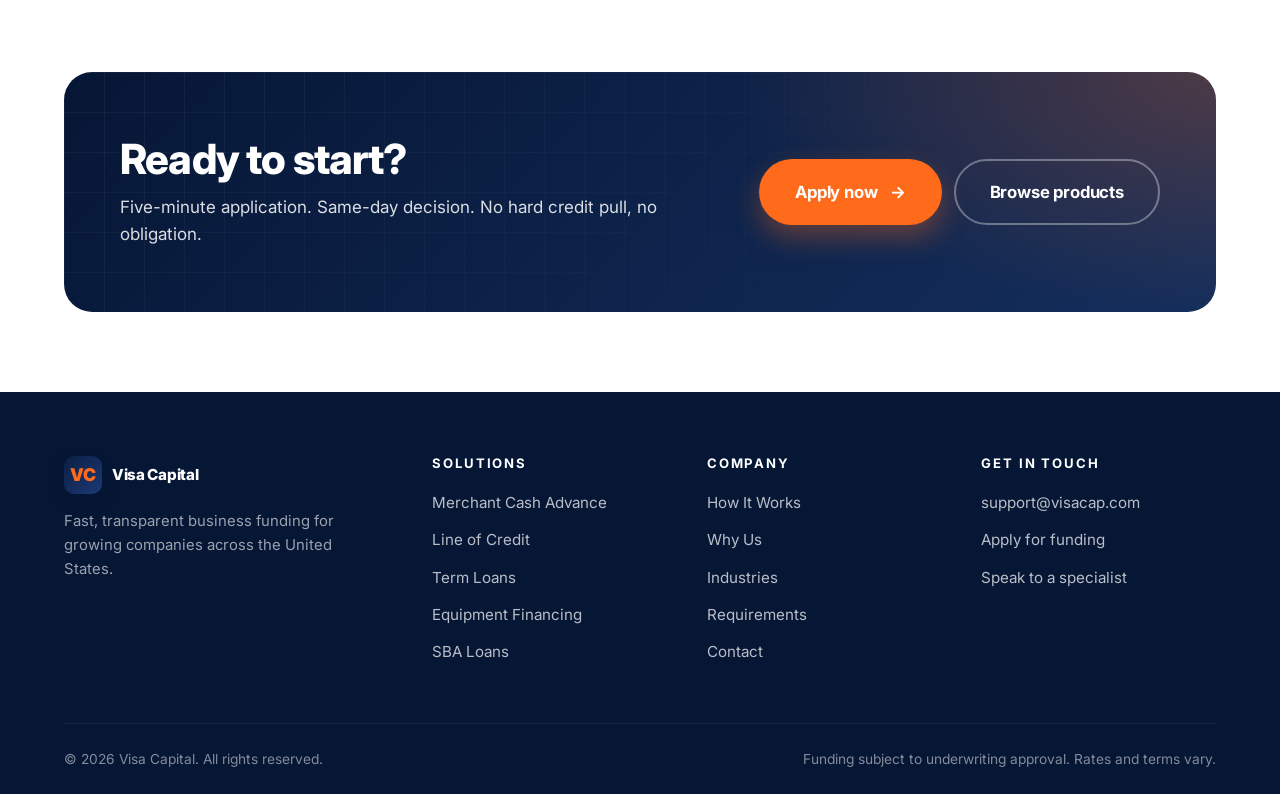
<file: how-it-works.html>
<!DOCTYPE html>
<html lang="en">
<head>
  <meta charset="UTF-8" />
  <meta name="viewport" content="width=device-width, initial-scale=1.0" />
  <meta name="description" content="The Visa Capital funding process: apply online in minutes, get a same-day decision, and receive funds in 24-48 hours. Transparent, fast, no hard credit pull." />
  <title>How It Works — Visa Capital</title>
  <link rel="stylesheet" href="styles.css" />
  <link rel="preconnect" href="https://fonts.googleapis.com">
  <link rel="preconnect" href="https://fonts.gstatic.com" crossorigin>
</head>
<body>

  <header class="site-header">
    <div class="container nav">
      <a href="index.html" class="brand">
        <span class="brand-mark">VC</span>
        <span>Visa Capital</span>
      </a>
      <button class="nav-toggle" aria-label="Toggle navigation">
        <svg viewBox="0 0 24 24" fill="none" stroke="currentColor" stroke-width="2.2"><path d="M4 7h16M4 12h16M4 17h16"/></svg>
      </button>
      <nav class="nav-links">
        <a href="index.html">Home</a>
        <a href="solutions.html">Solutions</a>
        <a href="how-it-works.html">How It Works</a>
        <a href="why-us.html">Why Us</a>
        <a href="industries.html">Industries</a>
        <a href="requirements.html">Requirements</a>
        <a href="contact.html" class="btn btn-primary nav-cta">Apply Now</a>
      </nav>
    </div>
  </header>

  <section class="page-header">
    <div class="container">
      <div class="breadcrumb"><a href="index.html">Home</a> <span>/</span> <span>How It Works</span></div>
      <h1>From application to wired funds in three steps.</h1>
      <p>No paperwork marathons. No bank-branch meetings. No last-minute surprises. Just a clear, transparent process designed around how you actually run your business.</p>
    </div>
  </section>

  <!-- Big steps -->
  <section>
    <div class="container">
      <div class="steps reveal" style="margin-top:24px;">
        <div class="step">
          <span class="step-num">1</span>
          <h3>Apply online</h3>
          <p>A short online application captures the basics — business info, monthly revenue, and how much capital you need. Five minutes, no obligation, no hard credit pull.</p>
          <ul style="margin-top:14px;font-size:0.92rem;color:var(--slate-700);">
            <li style="padding:6px 0;">✓ Soft credit pull only</li>
            <li style="padding:6px 0;">✓ No application fee</li>
            <li style="padding:6px 0;">✓ Encrypted &amp; secure</li>
          </ul>
        </div>
        <div class="step">
          <span class="step-num">2</span>
          <h3>Get a decision</h3>
          <p>An underwriter reviews your file the same day. A funding specialist calls to walk you through your options in plain English — what you'll pay, when, and why.</p>
          <ul style="margin-top:14px;font-size:0.92rem;color:var(--slate-700);">
            <li style="padding:6px 0;">✓ Same-day decisions</li>
            <li style="padding:6px 0;">✓ Multiple offers when possible</li>
            <li style="padding:6px 0;">✓ Transparent pricing, no fine print</li>
          </ul>
        </div>
        <div class="step">
          <span class="step-num">3</span>
          <h3>Receive funds</h3>
          <p>Sign electronically and the capital is wired to your business bank account, typically the next business day. Put the money to work right away.</p>
          <ul style="margin-top:14px;font-size:0.92rem;color:var(--slate-700);">
            <li style="padding:6px 0;">✓ Funded in 24-48 hours</li>
            <li style="padding:6px 0;">✓ Direct ACH or wire</li>
            <li style="padding:6px 0;">✓ Dedicated account manager</li>
          </ul>
        </div>
      </div>
    </div>
  </section>

  <!-- Detailed process -->
  <section class="section-alt">
    <div class="container container-sm">
      <div class="section-head reveal">
        <span class="eyebrow">A closer look</span>
        <h2>What actually happens behind the scenes.</h2>
        <p class="lead">Here's how a typical Visa Capital application goes from "submitted" to "funded" — usually in under 48 hours.</p>
      </div>

      <div class="reveal" style="display:flex;gap:28px;align-items:flex-start;padding:28px;background:#fff;border:1px solid var(--slate-200);border-radius:var(--radius-lg);margin-bottom:18px;">
        <div style="flex-shrink:0;width:60px;height:60px;border-radius:14px;background:var(--orange-100);color:var(--orange-600);display:grid;place-items:center;font-weight:800;font-size:1.4rem;">10m</div>
        <div>
          <h3 style="margin-bottom:6px;">Minutes 0-10 · You apply</h3>
          <p style="margin:0;">Fill out our short online application. Provide basic information about your business, including time in operation, average monthly revenue, and how much capital you'd like. We use a soft credit pull, so your score is unaffected.</p>
        </div>
      </div>

      <div class="reveal" style="display:flex;gap:28px;align-items:flex-start;padding:28px;background:#fff;border:1px solid var(--slate-200);border-radius:var(--radius-lg);margin-bottom:18px;">
        <div style="flex-shrink:0;width:60px;height:60px;border-radius:14px;background:var(--orange-100);color:var(--orange-600);display:grid;place-items:center;font-weight:800;font-size:1.1rem;">1-3h</div>
        <div>
          <h3 style="margin-bottom:6px;">Hours 1-3 · We underwrite</h3>
          <p style="margin:0;">An underwriter reviews your application against multiple lender criteria, then a funding specialist gives you a call. They'll explain your options, answer questions, and help you choose the product that best fits your goals.</p>
        </div>
      </div>

      <div class="reveal" style="display:flex;gap:28px;align-items:flex-start;padding:28px;background:#fff;border:1px solid var(--slate-200);border-radius:var(--radius-lg);margin-bottom:18px;">
        <div style="flex-shrink:0;width:60px;height:60px;border-radius:14px;background:var(--orange-100);color:var(--orange-600);display:grid;place-items:center;font-weight:800;font-size:1.1rem;">Same day</div>
        <div>
          <h3 style="margin-bottom:6px;">Same day · You decide</h3>
          <p style="margin:0;">Review terms in writing. Ask anything. There's no obligation to move forward. If the offer fits, you sign electronically — typically just a few clicks on your phone or laptop.</p>
        </div>
      </div>

      <div class="reveal" style="display:flex;gap:28px;align-items:flex-start;padding:28px;background:#fff;border:1px solid var(--slate-200);border-radius:var(--radius-lg);">
        <div style="flex-shrink:0;width:60px;height:60px;border-radius:14px;background:var(--orange-100);color:var(--orange-600);display:grid;place-items:center;font-weight:800;font-size:1rem;">24-48h</div>
        <div>
          <h3 style="margin-bottom:6px;">Within 48 hours · Funds arrive</h3>
          <p style="margin:0;">Capital is wired straight to the business checking account you specified. You can put it to work immediately — buy inventory, hire, expand, weather a slow week, whatever your business needs.</p>
        </div>
      </div>
    </div>
  </section>

  <!-- Mini FAQ -->
  <section class="faq-section">
    <div class="container container-sm">
      <div class="section-head reveal">
        <span class="eyebrow">Process FAQ</span>
        <h2>Common questions about the process.</h2>
      </div>
      <div class="faq-list">
        <div class="faq-item open">
          <div class="faq-q">What documents will I need? <span class="toggle">+</span></div>
          <div class="faq-a"><p>For most products: three months of recent business bank statements, a copy of your driver's license, and a voided business check. Some products may require additional documents (like tax returns for SBA loans). Your specialist will tell you exactly what's needed.</p></div>
        </div>
        <div class="faq-item">
          <div class="faq-q">Will applying affect my credit score? <span class="toggle">+</span></div>
          <div class="faq-a"><p>No. Prequalification uses a soft pull only — zero impact on your personal credit score. A hard pull only happens if you choose to formally accept a specific offer.</p></div>
        </div>
        <div class="faq-item">
          <div class="faq-q">Can I apply if I've been turned down by a bank? <span class="toggle">+</span></div>
          <div class="faq-a"><p>Absolutely. We approve many businesses that traditional banks decline because we look at your business performance — not just your personal credit score. Time in business and consistent revenue matter most.</p></div>
        </div>
        <div class="faq-item">
          <div class="faq-q">Is there an application fee? <span class="toggle">+</span></div>
          <div class="faq-a"><p>No. Applying is free, and there's no obligation to accept any offer. You only pay anything if you sign on a funded loan, and all costs are disclosed up front.</p></div>
        </div>
      </div>
    </div>
  </section>

  <!-- CTA -->
  <section style="padding-bottom:80px;">
    <div class="container">
      <div class="cta-banner reveal">
        <div>
          <h2>Ready to start?</h2>
          <p>Five-minute application. Same-day decision. No hard credit pull, no obligation.</p>
        </div>
        <div class="cta-actions">
          <a href="contact.html" class="btn btn-primary btn-lg btn-arrow">Apply now</a>
          <a href="solutions.html" class="btn btn-ghost btn-lg">Browse products</a>
        </div>
      </div>
    </div>
  </section>

  <footer class="site-footer">
    <div class="container">
      <div class="footer-grid">
        <div class="footer-brand">
          <a href="index.html" class="brand">
            <span class="brand-mark">VC</span>
            <span style="color:#fff;">Visa Capital</span>
          </a>
          <p>Fast, transparent business funding for growing companies across the United States.</p>
        </div>
        <div>
          <h5>Solutions</h5>
          <ul>
            <li><a href="solutions.html#mca">Merchant Cash Advance</a></li>
            <li><a href="solutions.html#loc">Line of Credit</a></li>
            <li><a href="solutions.html#term">Term Loans</a></li>
            <li><a href="solutions.html#equipment">Equipment Financing</a></li>
            <li><a href="solutions.html#sba">SBA Loans</a></li>
          </ul>
        </div>
        <div>
          <h5>Company</h5>
          <ul>
            <li><a href="how-it-works.html">How It Works</a></li>
            <li><a href="why-us.html">Why Us</a></li>
            <li><a href="industries.html">Industries</a></li>
            <li><a href="requirements.html">Requirements</a></li>
            <li><a href="contact.html">Contact</a></li>
          </ul>
        </div>
        <div>
          <h5>Get In Touch</h5>
          <ul>
            <li><a href="mailto:support@visacap.com">support@visacap.com</a></li>
            <li><a href="contact.html">Apply for funding</a></li>
            <li><a href="contact.html">Speak to a specialist</a></li>
          </ul>
        </div>
      </div>
      <div class="footer-bottom">
        <span>© 2026 Visa Capital. All rights reserved.</span>
        <span>Funding subject to underwriting approval. Rates and terms vary.</span>
      </div>
    </div>
  </footer>

  <script src="app.js"></script>
</body>
</html>
</file>
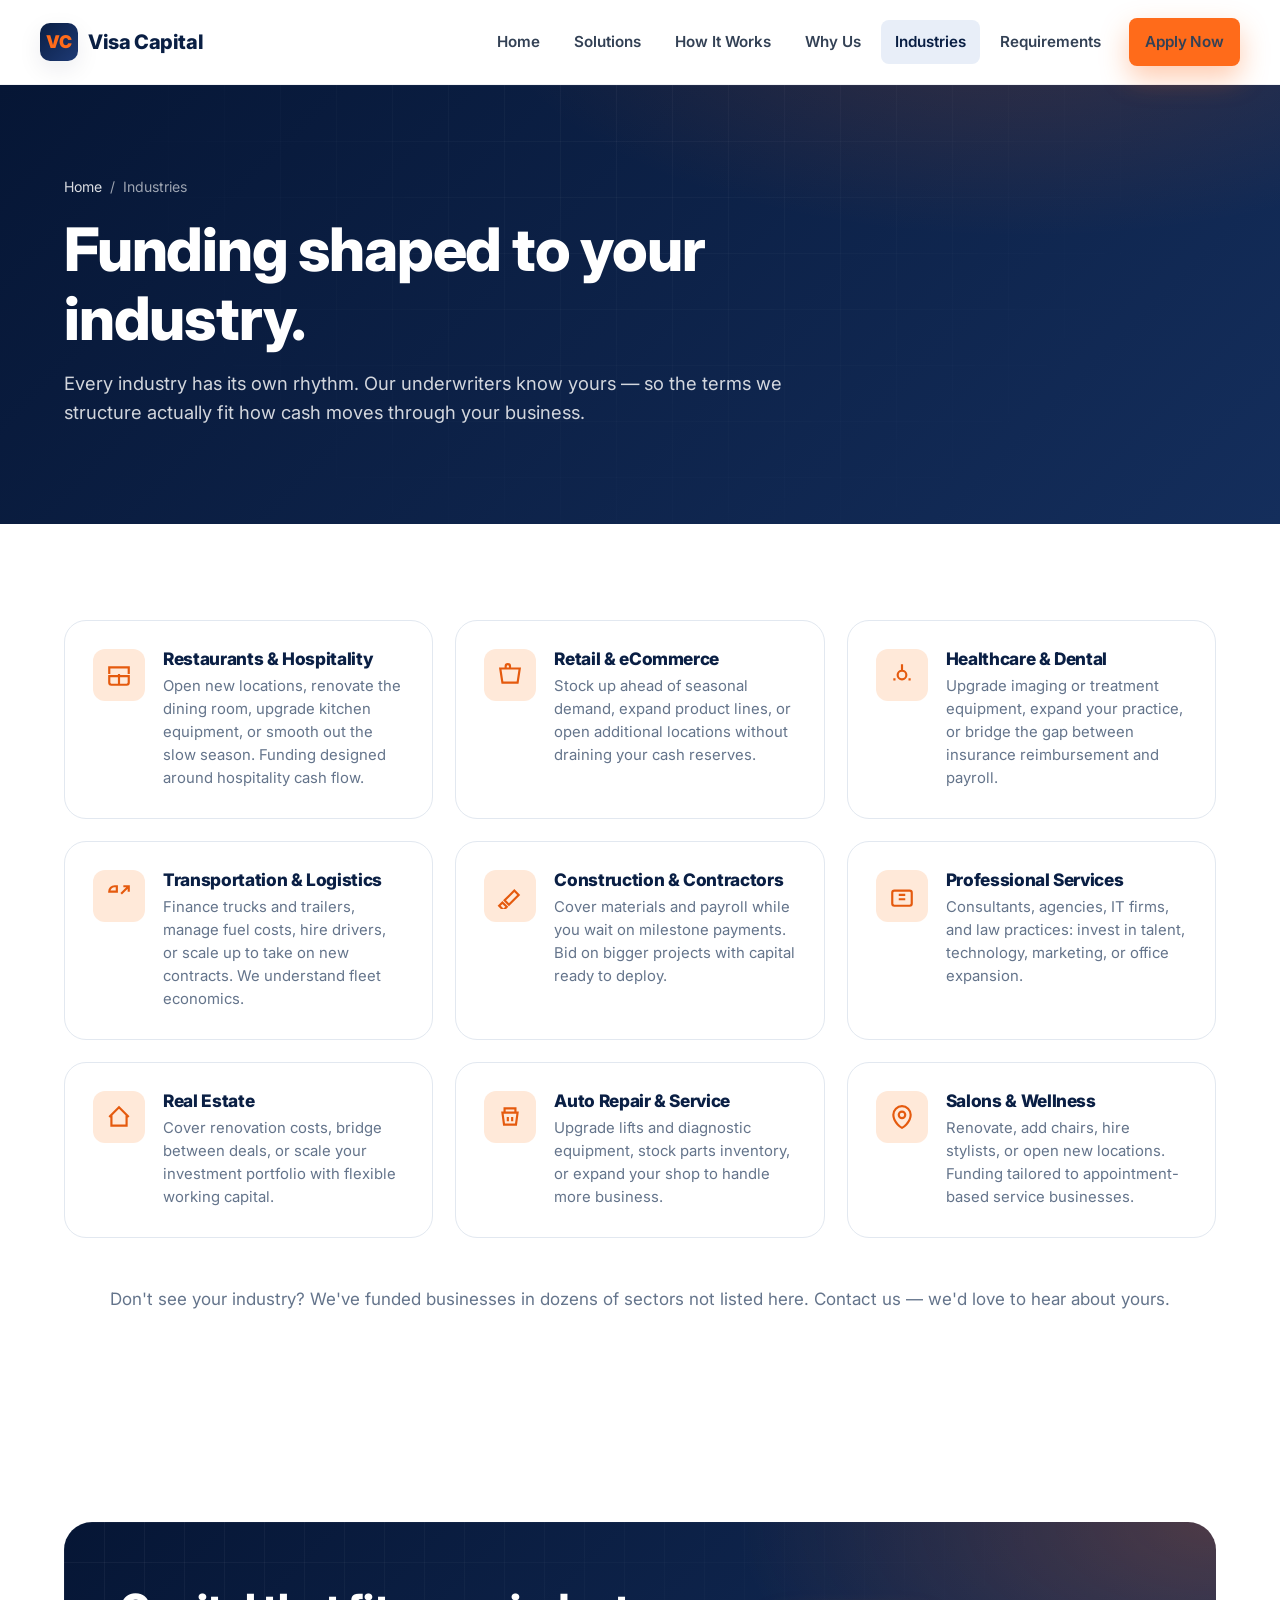
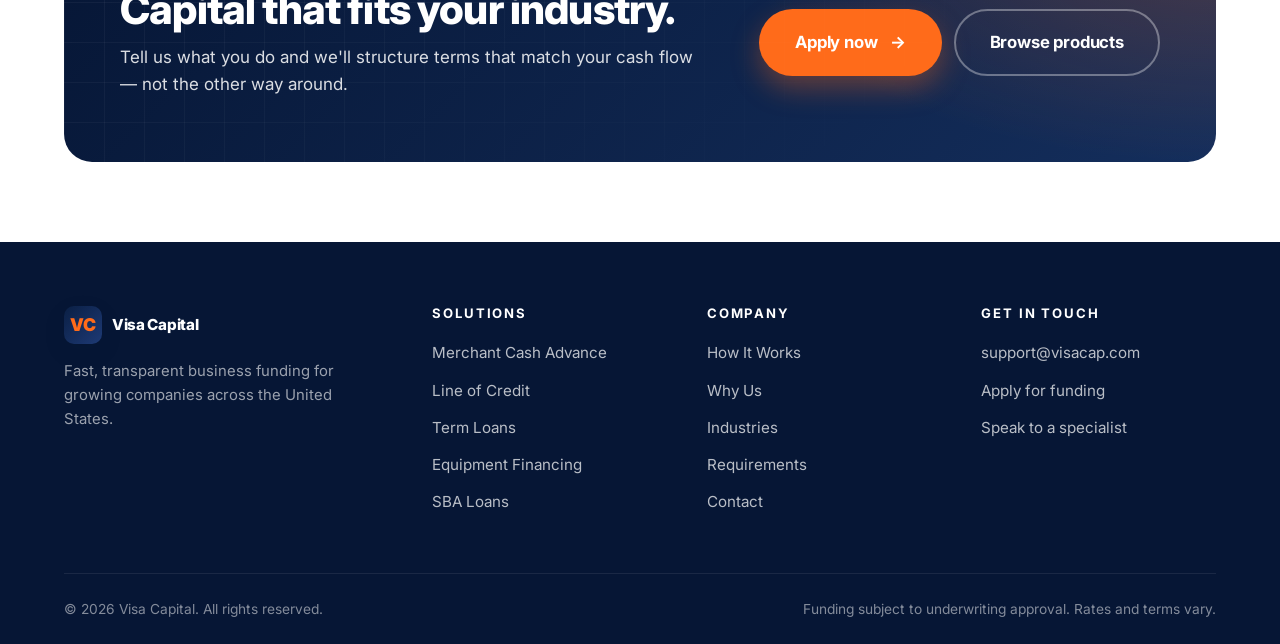
<file: industries.html>
<!DOCTYPE html>
<html lang="en">
<head>
  <meta charset="UTF-8" />
  <meta name="viewport" content="width=device-width, initial-scale=1.0" />
  <meta name="description" content="Visa Capital funds businesses across restaurants, retail, healthcare, transportation, construction, professional services, and many more industries." />
  <title>Industries We Serve — Visa Capital</title>
  <link rel="stylesheet" href="styles.css" />
  <link rel="preconnect" href="https://fonts.googleapis.com">
  <link rel="preconnect" href="https://fonts.gstatic.com" crossorigin>
</head>
<body>

  <header class="site-header">
    <div class="container nav">
      <a href="index.html" class="brand">
        <span class="brand-mark">VC</span>
        <span>Visa Capital</span>
      </a>
      <button class="nav-toggle" aria-label="Toggle navigation">
        <svg viewBox="0 0 24 24" fill="none" stroke="currentColor" stroke-width="2.2"><path d="M4 7h16M4 12h16M4 17h16"/></svg>
      </button>
      <nav class="nav-links">
        <a href="index.html">Home</a>
        <a href="solutions.html">Solutions</a>
        <a href="how-it-works.html">How It Works</a>
        <a href="why-us.html">Why Us</a>
        <a href="industries.html">Industries</a>
        <a href="requirements.html">Requirements</a>
        <a href="contact.html" class="btn btn-primary nav-cta">Apply Now</a>
      </nav>
    </div>
  </header>

  <section class="page-header">
    <div class="container">
      <div class="breadcrumb"><a href="index.html">Home</a> <span>/</span> <span>Industries</span></div>
      <h1>Funding shaped to your industry.</h1>
      <p>Every industry has its own rhythm. Our underwriters know yours — so the terms we structure actually fit how cash moves through your business.</p>
    </div>
  </section>

  <section>
    <div class="container">
      <div class="industries-grid">
        <div class="industry reveal">
          <div class="icon"><svg viewBox="0 0 24 24" fill="none" stroke="currentColor" stroke-width="2"><path d="M3 11V5h18v6m-9 0v10m-7 0h14a2 2 0 002-2v-6H3v6a2 2 0 002 2zM7 7v.01M11 7v.01M15 7v.01"/></svg></div>
          <div>
            <h4>Restaurants &amp; Hospitality</h4>
            <p>Open new locations, renovate the dining room, upgrade kitchen equipment, or smooth out the slow season. Funding designed around hospitality cash flow.</p>
          </div>
        </div>

        <div class="industry reveal">
          <div class="icon"><svg viewBox="0 0 24 24" fill="none" stroke="currentColor" stroke-width="2"><path d="M3 6h18l-2 13H5L3 6zm5 0V4a2 2 0 014 0v2"/></svg></div>
          <div>
            <h4>Retail &amp; eCommerce</h4>
            <p>Stock up ahead of seasonal demand, expand product lines, or open additional locations without draining your cash reserves.</p>
          </div>
        </div>

        <div class="industry reveal">
          <div class="icon"><svg viewBox="0 0 24 24" fill="none" stroke="currentColor" stroke-width="2"><path d="M12 2v6m0 0a4 4 0 100 8 4 4 0 000-8zm-8 8h2m12 0h2"/></svg></div>
          <div>
            <h4>Healthcare &amp; Dental</h4>
            <p>Upgrade imaging or treatment equipment, expand your practice, or bridge the gap between insurance reimbursement and payroll.</p>
          </div>
        </div>

        <div class="industry reveal">
          <div class="icon"><svg viewBox="0 0 24 24" fill="none" stroke="currentColor" stroke-width="2"><path d="M16 3h5v5M21 3l-7 7M3 8a5 5 0 015-5h2v5H3z"/></svg></div>
          <div>
            <h4>Transportation &amp; Logistics</h4>
            <p>Finance trucks and trailers, manage fuel costs, hire drivers, or scale up to take on new contracts. We understand fleet economics.</p>
          </div>
        </div>

        <div class="industry reveal">
          <div class="icon"><svg viewBox="0 0 24 24" fill="none" stroke="currentColor" stroke-width="2"><path d="M2 21l3-3 4 4-3 3-4-4zm5-5l9-9 4 4-9 9-4-4z"/></svg></div>
          <div>
            <h4>Construction &amp; Contractors</h4>
            <p>Cover materials and payroll while you wait on milestone payments. Bid on bigger projects with capital ready to deploy.</p>
          </div>
        </div>

        <div class="industry reveal">
          <div class="icon"><svg viewBox="0 0 24 24" fill="none" stroke="currentColor" stroke-width="2"><path d="M9 11h6m-6 4h6M5 7h14a2 2 0 012 2v10a2 2 0 01-2 2H5a2 2 0 01-2-2V9a2 2 0 012-2z"/></svg></div>
          <div>
            <h4>Professional Services</h4>
            <p>Consultants, agencies, IT firms, and law practices: invest in talent, technology, marketing, or office expansion.</p>
          </div>
        </div>

        <div class="industry reveal">
          <div class="icon"><svg viewBox="0 0 24 24" fill="none" stroke="currentColor" stroke-width="2"><path d="M3 12l9-9 9 9M5 10v10h14V10"/></svg></div>
          <div>
            <h4>Real Estate</h4>
            <p>Cover renovation costs, bridge between deals, or scale your investment portfolio with flexible working capital.</p>
          </div>
        </div>

        <div class="industry reveal">
          <div class="icon"><svg viewBox="0 0 24 24" fill="none" stroke="currentColor" stroke-width="2"><path d="M5 8h14l-1.5 11h-11L5 8zm2-4h10v4H7zM10 12v4M14 12v4"/></svg></div>
          <div>
            <h4>Auto Repair &amp; Service</h4>
            <p>Upgrade lifts and diagnostic equipment, stock parts inventory, or expand your shop to handle more business.</p>
          </div>
        </div>

        <div class="industry reveal">
          <div class="icon"><svg viewBox="0 0 24 24" fill="none" stroke="currentColor" stroke-width="2"><path d="M12 22s-8-4.5-8-12a8 8 0 0116 0c0 7.5-8 12-8 12z"/><circle cx="12" cy="10" r="3"/></svg></div>
          <div>
            <h4>Salons &amp; Wellness</h4>
            <p>Renovate, add chairs, hire stylists, or open new locations. Funding tailored to appointment-based service businesses.</p>
          </div>
        </div>
      </div>

      <p class="center mt-48 muted">Don't see your industry? We've funded businesses in dozens of sectors not listed here. Contact us — we'd love to hear about yours.</p>
    </div>
  </section>

  <!-- CTA -->
  <section style="padding-bottom:80px;">
    <div class="container">
      <div class="cta-banner reveal">
        <div>
          <h2>Capital that fits your industry.</h2>
          <p>Tell us what you do and we'll structure terms that match your cash flow — not the other way around.</p>
        </div>
        <div class="cta-actions">
          <a href="contact.html" class="btn btn-primary btn-lg btn-arrow">Apply now</a>
          <a href="solutions.html" class="btn btn-ghost btn-lg">Browse products</a>
        </div>
      </div>
    </div>
  </section>

  <footer class="site-footer">
    <div class="container">
      <div class="footer-grid">
        <div class="footer-brand">
          <a href="index.html" class="brand">
            <span class="brand-mark">VC</span>
            <span style="color:#fff;">Visa Capital</span>
          </a>
          <p>Fast, transparent business funding for growing companies across the United States.</p>
        </div>
        <div>
          <h5>Solutions</h5>
          <ul>
            <li><a href="solutions.html#mca">Merchant Cash Advance</a></li>
            <li><a href="solutions.html#loc">Line of Credit</a></li>
            <li><a href="solutions.html#term">Term Loans</a></li>
            <li><a href="solutions.html#equipment">Equipment Financing</a></li>
            <li><a href="solutions.html#sba">SBA Loans</a></li>
          </ul>
        </div>
        <div>
          <h5>Company</h5>
          <ul>
            <li><a href="how-it-works.html">How It Works</a></li>
            <li><a href="why-us.html">Why Us</a></li>
            <li><a href="industries.html">Industries</a></li>
            <li><a href="requirements.html">Requirements</a></li>
            <li><a href="contact.html">Contact</a></li>
          </ul>
        </div>
        <div>
          <h5>Get In Touch</h5>
          <ul>
            <li><a href="mailto:support@visacap.com">support@visacap.com</a></li>
            <li><a href="contact.html">Apply for funding</a></li>
            <li><a href="contact.html">Speak to a specialist</a></li>
          </ul>
        </div>
      </div>
      <div class="footer-bottom">
        <span>© 2026 Visa Capital. All rights reserved.</span>
        <span>Funding subject to underwriting approval. Rates and terms vary.</span>
      </div>
    </div>
  </footer>

  <script src="app.js"></script>
</body>
</html>
</file>
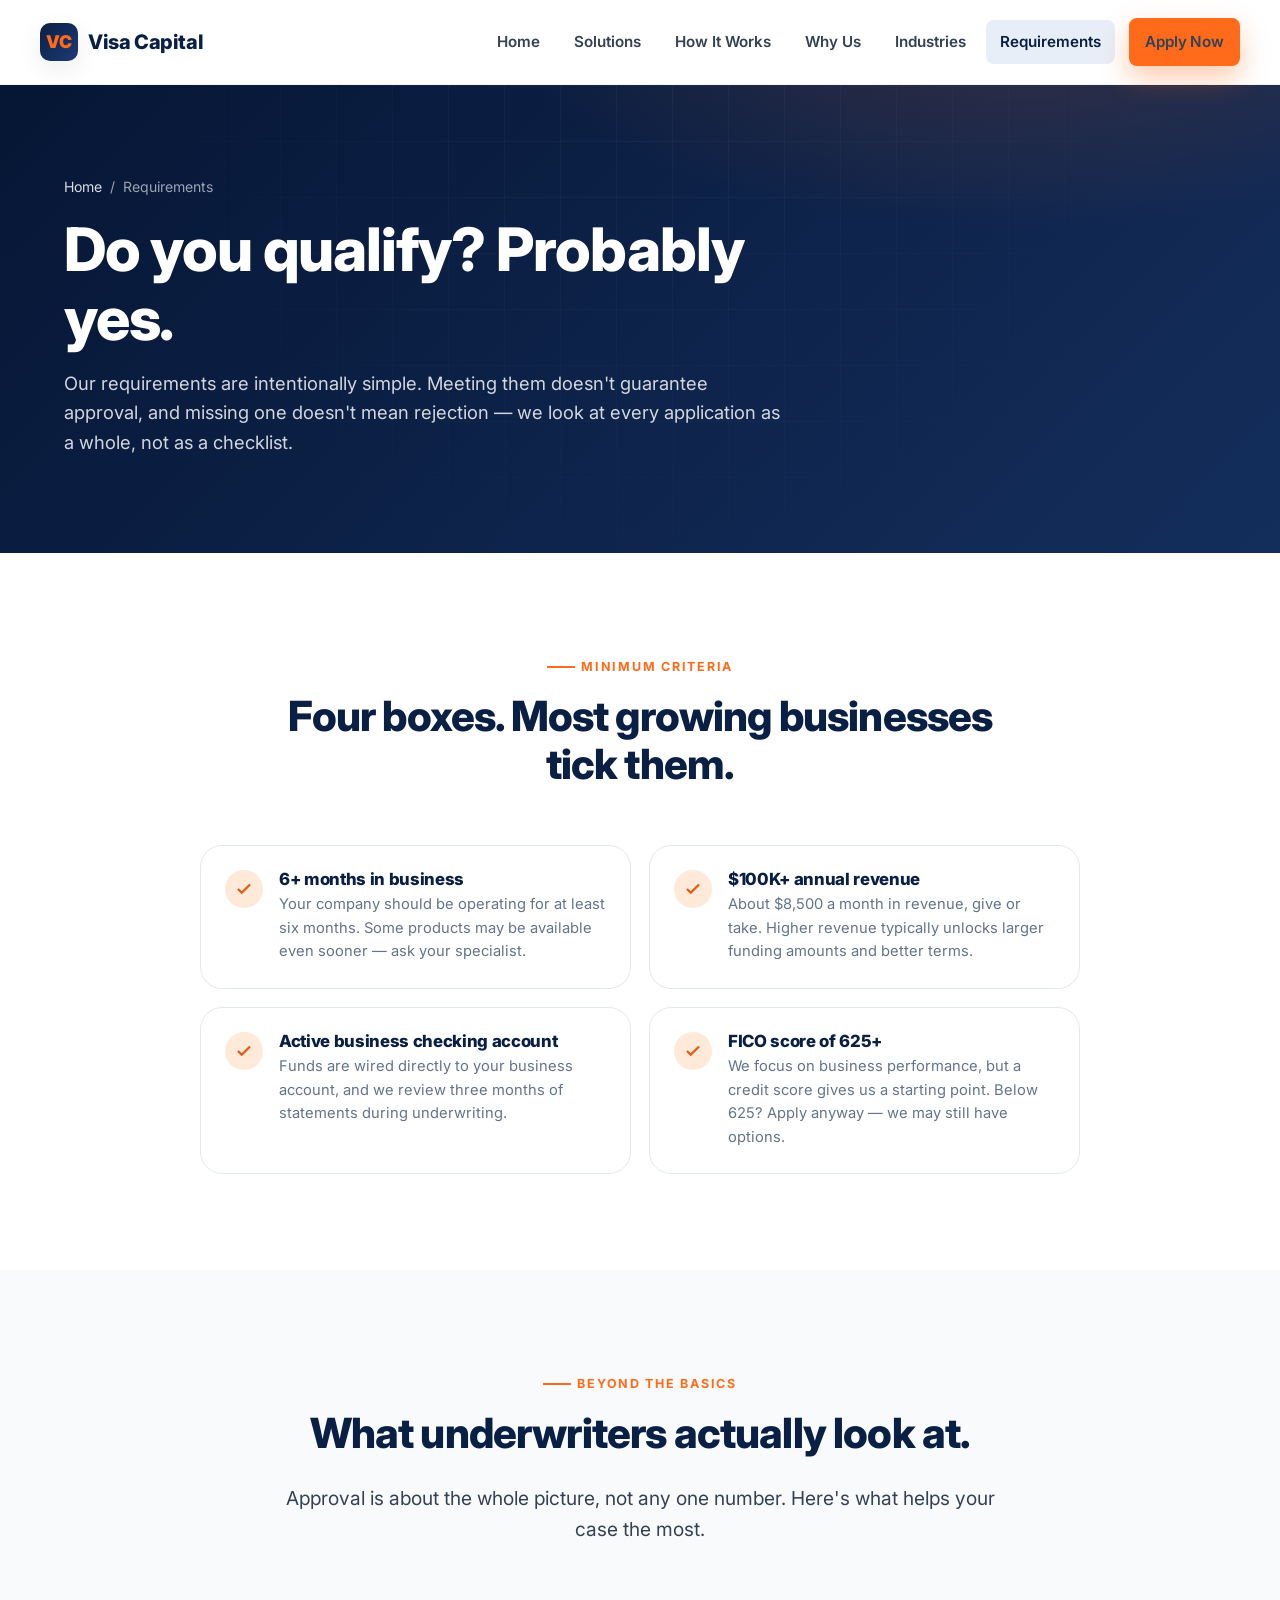
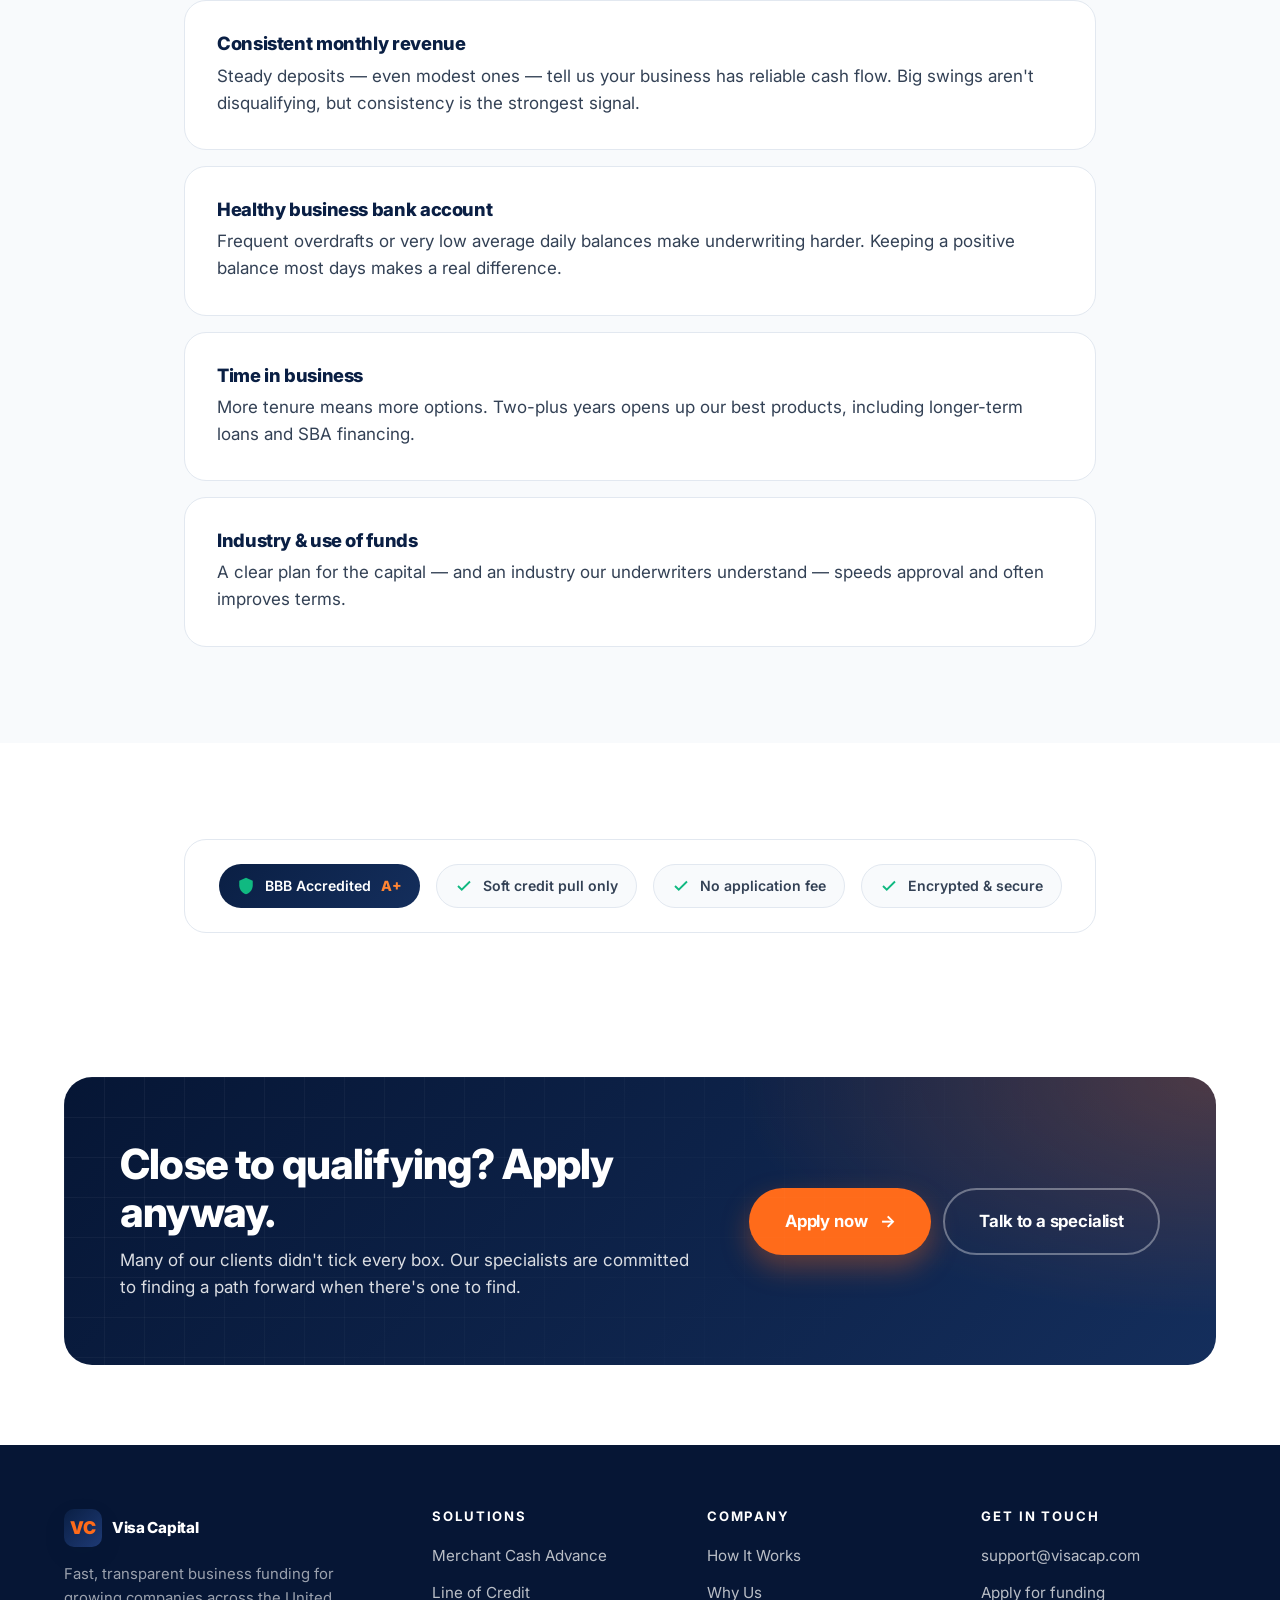
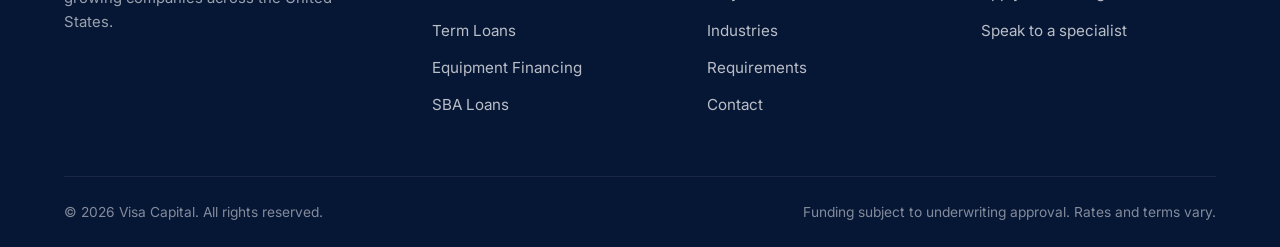
<file: requirements.html>
<!DOCTYPE html>
<html lang="en">
<head>
  <meta charset="UTF-8" />
  <meta name="viewport" content="width=device-width, initial-scale=1.0" />
  <meta name="description" content="See if your business qualifies for Visa Capital funding: 6+ months in business, $100K+ annual revenue, active business checking, FICO 625+." />
  <title>Minimum Requirements — Visa Capital</title>
  <link rel="stylesheet" href="styles.css" />
  <link rel="preconnect" href="https://fonts.googleapis.com">
  <link rel="preconnect" href="https://fonts.gstatic.com" crossorigin>
</head>
<body>

  <header class="site-header">
    <div class="container nav">
      <a href="index.html" class="brand">
        <span class="brand-mark">VC</span>
        <span>Visa Capital</span>
      </a>
      <button class="nav-toggle" aria-label="Toggle navigation">
        <svg viewBox="0 0 24 24" fill="none" stroke="currentColor" stroke-width="2.2"><path d="M4 7h16M4 12h16M4 17h16"/></svg>
      </button>
      <nav class="nav-links">
        <a href="index.html">Home</a>
        <a href="solutions.html">Solutions</a>
        <a href="how-it-works.html">How It Works</a>
        <a href="why-us.html">Why Us</a>
        <a href="industries.html">Industries</a>
        <a href="requirements.html">Requirements</a>
        <a href="contact.html" class="btn btn-primary nav-cta">Apply Now</a>
      </nav>
    </div>
  </header>

  <section class="page-header">
    <div class="container">
      <div class="breadcrumb"><a href="index.html">Home</a> <span>/</span> <span>Requirements</span></div>
      <h1>Do you qualify? Probably yes.</h1>
      <p>Our requirements are intentionally simple. Meeting them doesn't guarantee approval, and missing one doesn't mean rejection — we look at every application as a whole, not as a checklist.</p>
    </div>
  </section>

  <section>
    <div class="container">
      <div class="section-head reveal">
        <span class="eyebrow">Minimum criteria</span>
        <h2>Four boxes. Most growing businesses tick them.</h2>
      </div>

      <div class="checklist reveal">
        <div class="checklist-item">
          <div class="check">
            <svg viewBox="0 0 24 24" fill="none" stroke="currentColor" stroke-width="3" width="18" height="18"><path d="M20 6L9 17l-5-5"/></svg>
          </div>
          <div>
            <h4>6+ months in business</h4>
            <p>Your company should be operating for at least six months. Some products may be available even sooner — ask your specialist.</p>
          </div>
        </div>

        <div class="checklist-item">
          <div class="check">
            <svg viewBox="0 0 24 24" fill="none" stroke="currentColor" stroke-width="3" width="18" height="18"><path d="M20 6L9 17l-5-5"/></svg>
          </div>
          <div>
            <h4>$100K+ annual revenue</h4>
            <p>About $8,500 a month in revenue, give or take. Higher revenue typically unlocks larger funding amounts and better terms.</p>
          </div>
        </div>

        <div class="checklist-item">
          <div class="check">
            <svg viewBox="0 0 24 24" fill="none" stroke="currentColor" stroke-width="3" width="18" height="18"><path d="M20 6L9 17l-5-5"/></svg>
          </div>
          <div>
            <h4>Active business checking account</h4>
            <p>Funds are wired directly to your business account, and we review three months of statements during underwriting.</p>
          </div>
        </div>

        <div class="checklist-item">
          <div class="check">
            <svg viewBox="0 0 24 24" fill="none" stroke="currentColor" stroke-width="3" width="18" height="18"><path d="M20 6L9 17l-5-5"/></svg>
          </div>
          <div>
            <h4>FICO score of 625+</h4>
            <p>We focus on business performance, but a credit score gives us a starting point. Below 625? Apply anyway — we may still have options.</p>
          </div>
        </div>
      </div>
    </div>
  </section>

  <!-- What we look at beyond the basics -->
  <section class="section-alt">
    <div class="container container-sm">
      <div class="section-head reveal">
        <span class="eyebrow">Beyond the basics</span>
        <h2>What underwriters actually look at.</h2>
        <p class="lead">Approval is about the whole picture, not any one number. Here's what helps your case the most.</p>
      </div>

      <div class="reveal" style="background:#fff;border:1px solid var(--slate-200);border-radius:var(--radius-lg);padding:32px;margin-bottom:16px;">
        <h3 style="font-size:1.15rem;margin-bottom:8px;">Consistent monthly revenue</h3>
        <p style="margin:0;">Steady deposits — even modest ones — tell us your business has reliable cash flow. Big swings aren't disqualifying, but consistency is the strongest signal.</p>
      </div>
      <div class="reveal" style="background:#fff;border:1px solid var(--slate-200);border-radius:var(--radius-lg);padding:32px;margin-bottom:16px;">
        <h3 style="font-size:1.15rem;margin-bottom:8px;">Healthy business bank account</h3>
        <p style="margin:0;">Frequent overdrafts or very low average daily balances make underwriting harder. Keeping a positive balance most days makes a real difference.</p>
      </div>
      <div class="reveal" style="background:#fff;border:1px solid var(--slate-200);border-radius:var(--radius-lg);padding:32px;margin-bottom:16px;">
        <h3 style="font-size:1.15rem;margin-bottom:8px;">Time in business</h3>
        <p style="margin:0;">More tenure means more options. Two-plus years opens up our best products, including longer-term loans and SBA financing.</p>
      </div>
      <div class="reveal" style="background:#fff;border:1px solid var(--slate-200);border-radius:var(--radius-lg);padding:32px;">
        <h3 style="font-size:1.15rem;margin-bottom:8px;">Industry &amp; use of funds</h3>
        <p style="margin:0;">A clear plan for the capital — and an industry our underwriters understand — speeds approval and often improves terms.</p>
      </div>
    </div>
  </section>

  <!-- Trust badges -->
  <section>
    <div class="container container-sm">
      <div class="trust-bar reveal" style="margin-top:0;">
        <span class="trust-badge bbb">
          <svg viewBox="0 0 24 24" fill="currentColor"><path d="M12 1l9 4v6c0 5.5-3.8 10.7-9 12-5.2-1.3-9-6.5-9-12V5l9-4z"/></svg>
          BBB Accredited <span class="grade">A+</span>
        </span>
        <span class="trust-badge">
          <svg viewBox="0 0 24 24" fill="none" stroke="currentColor" stroke-width="2.5"><path d="M20 6L9 17l-5-5"/></svg>
          Soft credit pull only
        </span>
        <span class="trust-badge">
          <svg viewBox="0 0 24 24" fill="none" stroke="currentColor" stroke-width="2.5"><path d="M20 6L9 17l-5-5"/></svg>
          No application fee
        </span>
        <span class="trust-badge">
          <svg viewBox="0 0 24 24" fill="none" stroke="currentColor" stroke-width="2.5"><path d="M20 6L9 17l-5-5"/></svg>
          Encrypted &amp; secure
        </span>
      </div>
    </div>
  </section>

  <!-- CTA -->
  <section style="padding-bottom:80px;padding-top:48px;">
    <div class="container">
      <div class="cta-banner reveal">
        <div>
          <h2>Close to qualifying? Apply anyway.</h2>
          <p>Many of our clients didn't tick every box. Our specialists are committed to finding a path forward when there's one to find.</p>
        </div>
        <div class="cta-actions">
          <a href="contact.html" class="btn btn-primary btn-lg btn-arrow">Apply now</a>
          <a href="contact.html" class="btn btn-ghost btn-lg">Talk to a specialist</a>
        </div>
      </div>
    </div>
  </section>

  <footer class="site-footer">
    <div class="container">
      <div class="footer-grid">
        <div class="footer-brand">
          <a href="index.html" class="brand">
            <span class="brand-mark">VC</span>
            <span style="color:#fff;">Visa Capital</span>
          </a>
          <p>Fast, transparent business funding for growing companies across the United States.</p>
        </div>
        <div>
          <h5>Solutions</h5>
          <ul>
            <li><a href="solutions.html#mca">Merchant Cash Advance</a></li>
            <li><a href="solutions.html#loc">Line of Credit</a></li>
            <li><a href="solutions.html#term">Term Loans</a></li>
            <li><a href="solutions.html#equipment">Equipment Financing</a></li>
            <li><a href="solutions.html#sba">SBA Loans</a></li>
          </ul>
        </div>
        <div>
          <h5>Company</h5>
          <ul>
            <li><a href="how-it-works.html">How It Works</a></li>
            <li><a href="why-us.html">Why Us</a></li>
            <li><a href="industries.html">Industries</a></li>
            <li><a href="requirements.html">Requirements</a></li>
            <li><a href="contact.html">Contact</a></li>
          </ul>
        </div>
        <div>
          <h5>Get In Touch</h5>
          <ul>
            <li><a href="mailto:support@visacap.com">support@visacap.com</a></li>
            <li><a href="contact.html">Apply for funding</a></li>
            <li><a href="contact.html">Speak to a specialist</a></li>
          </ul>
        </div>
      </div>
      <div class="footer-bottom">
        <span>© 2026 Visa Capital. All rights reserved.</span>
        <span>Funding subject to underwriting approval. Rates and terms vary.</span>
      </div>
    </div>
  </footer>

  <script src="app.js"></script>
</body>
</html>
</file>
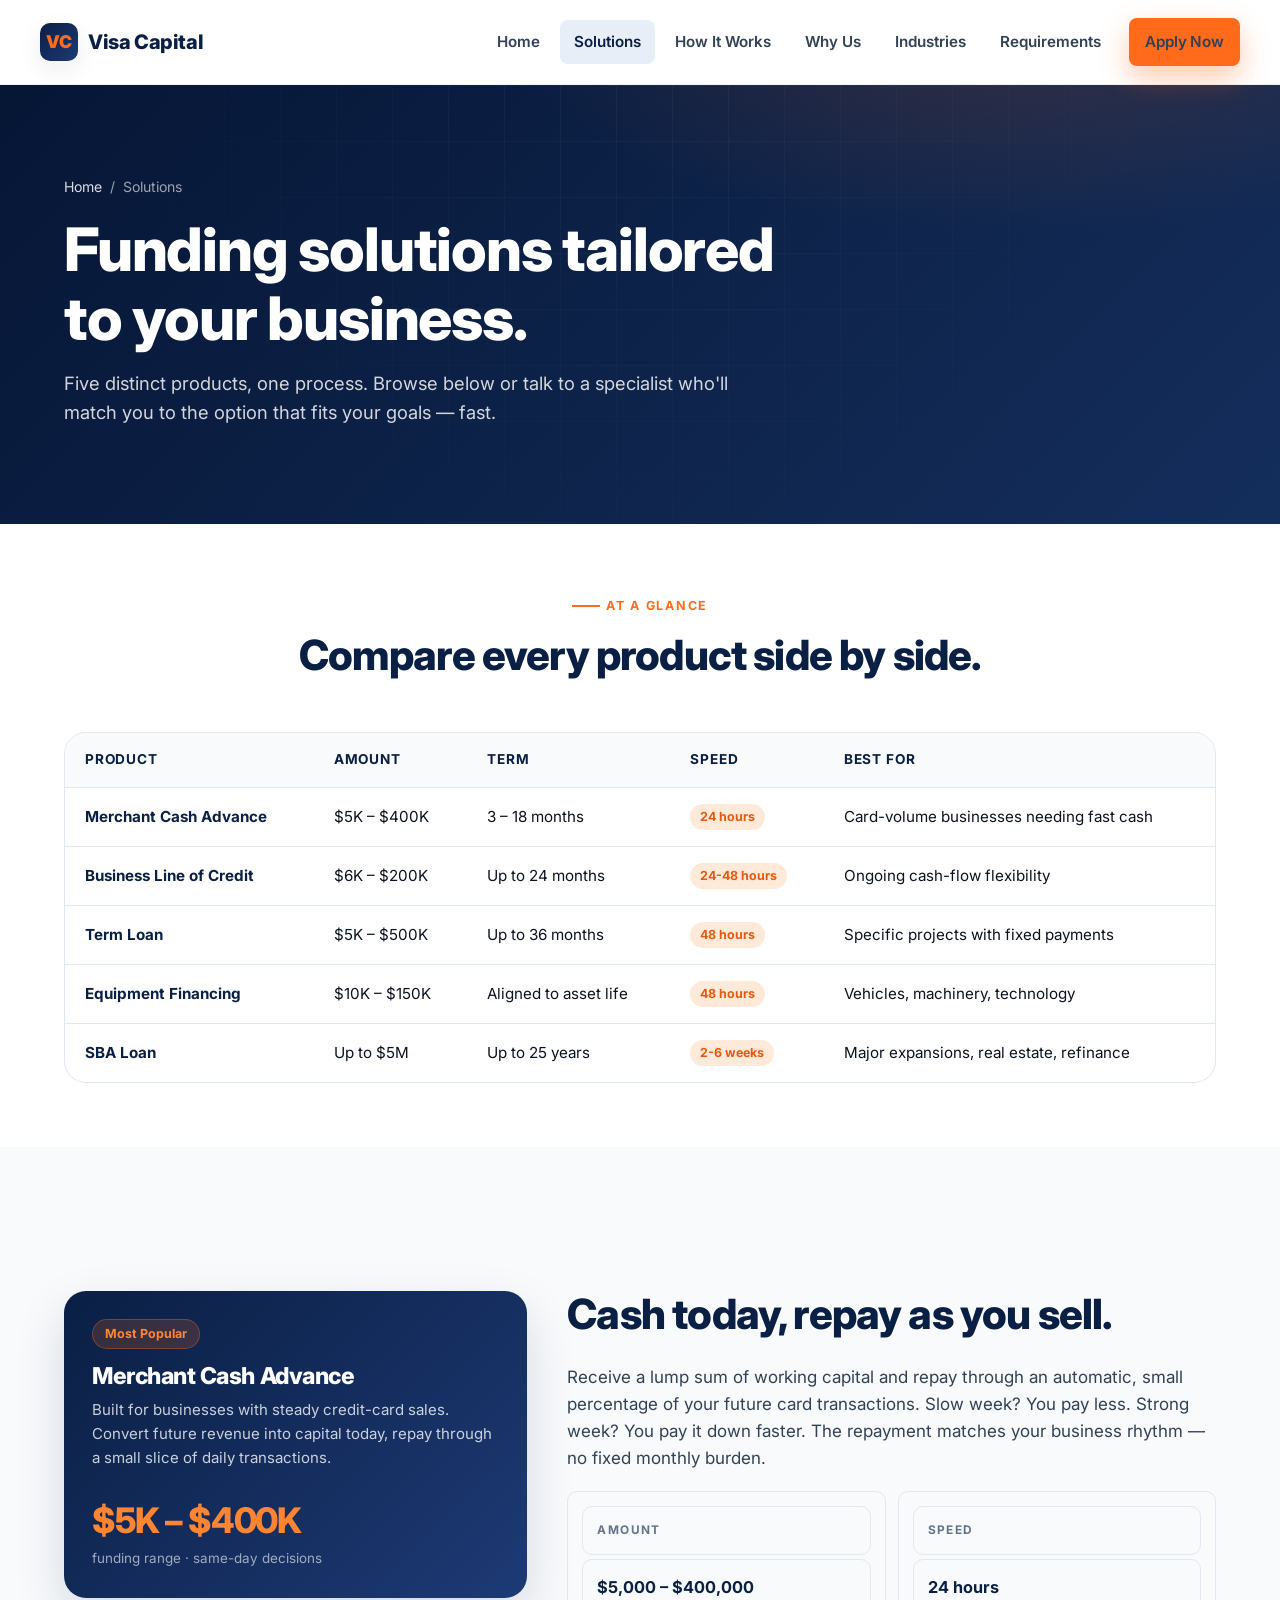
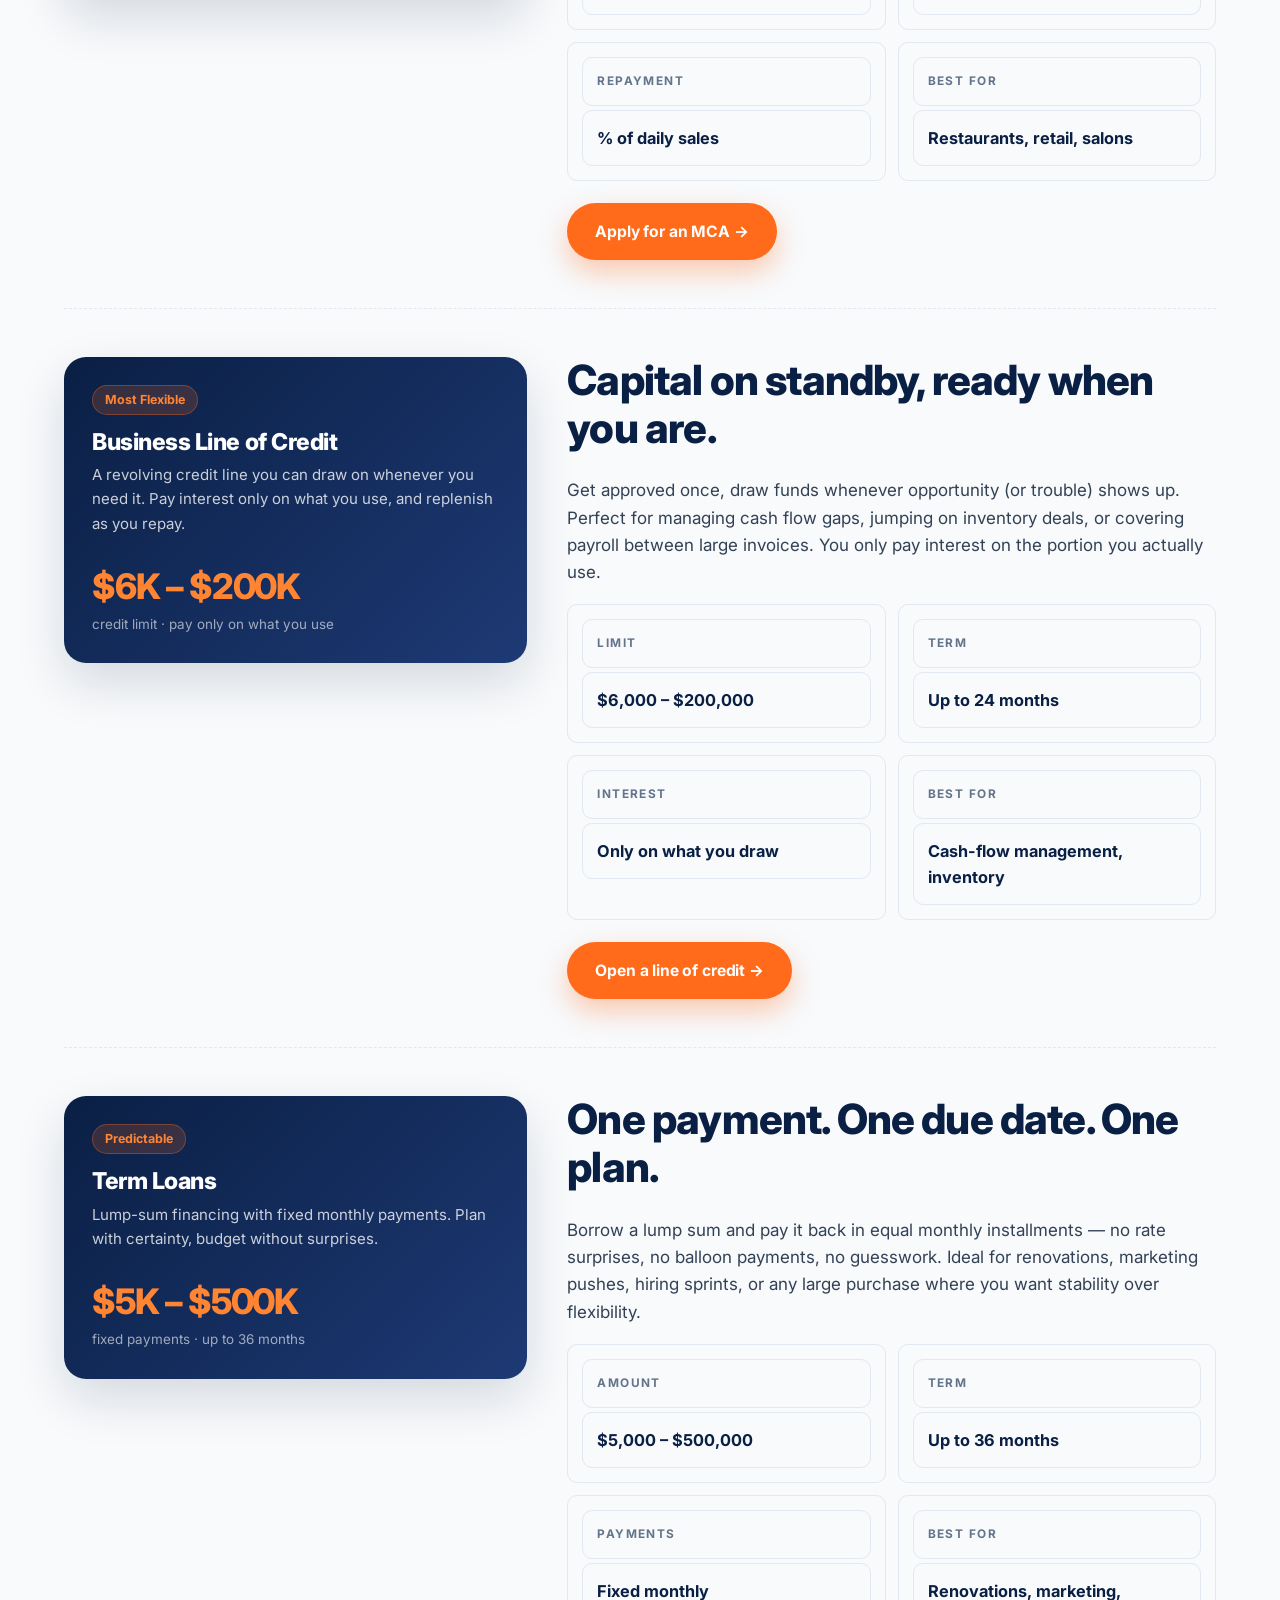
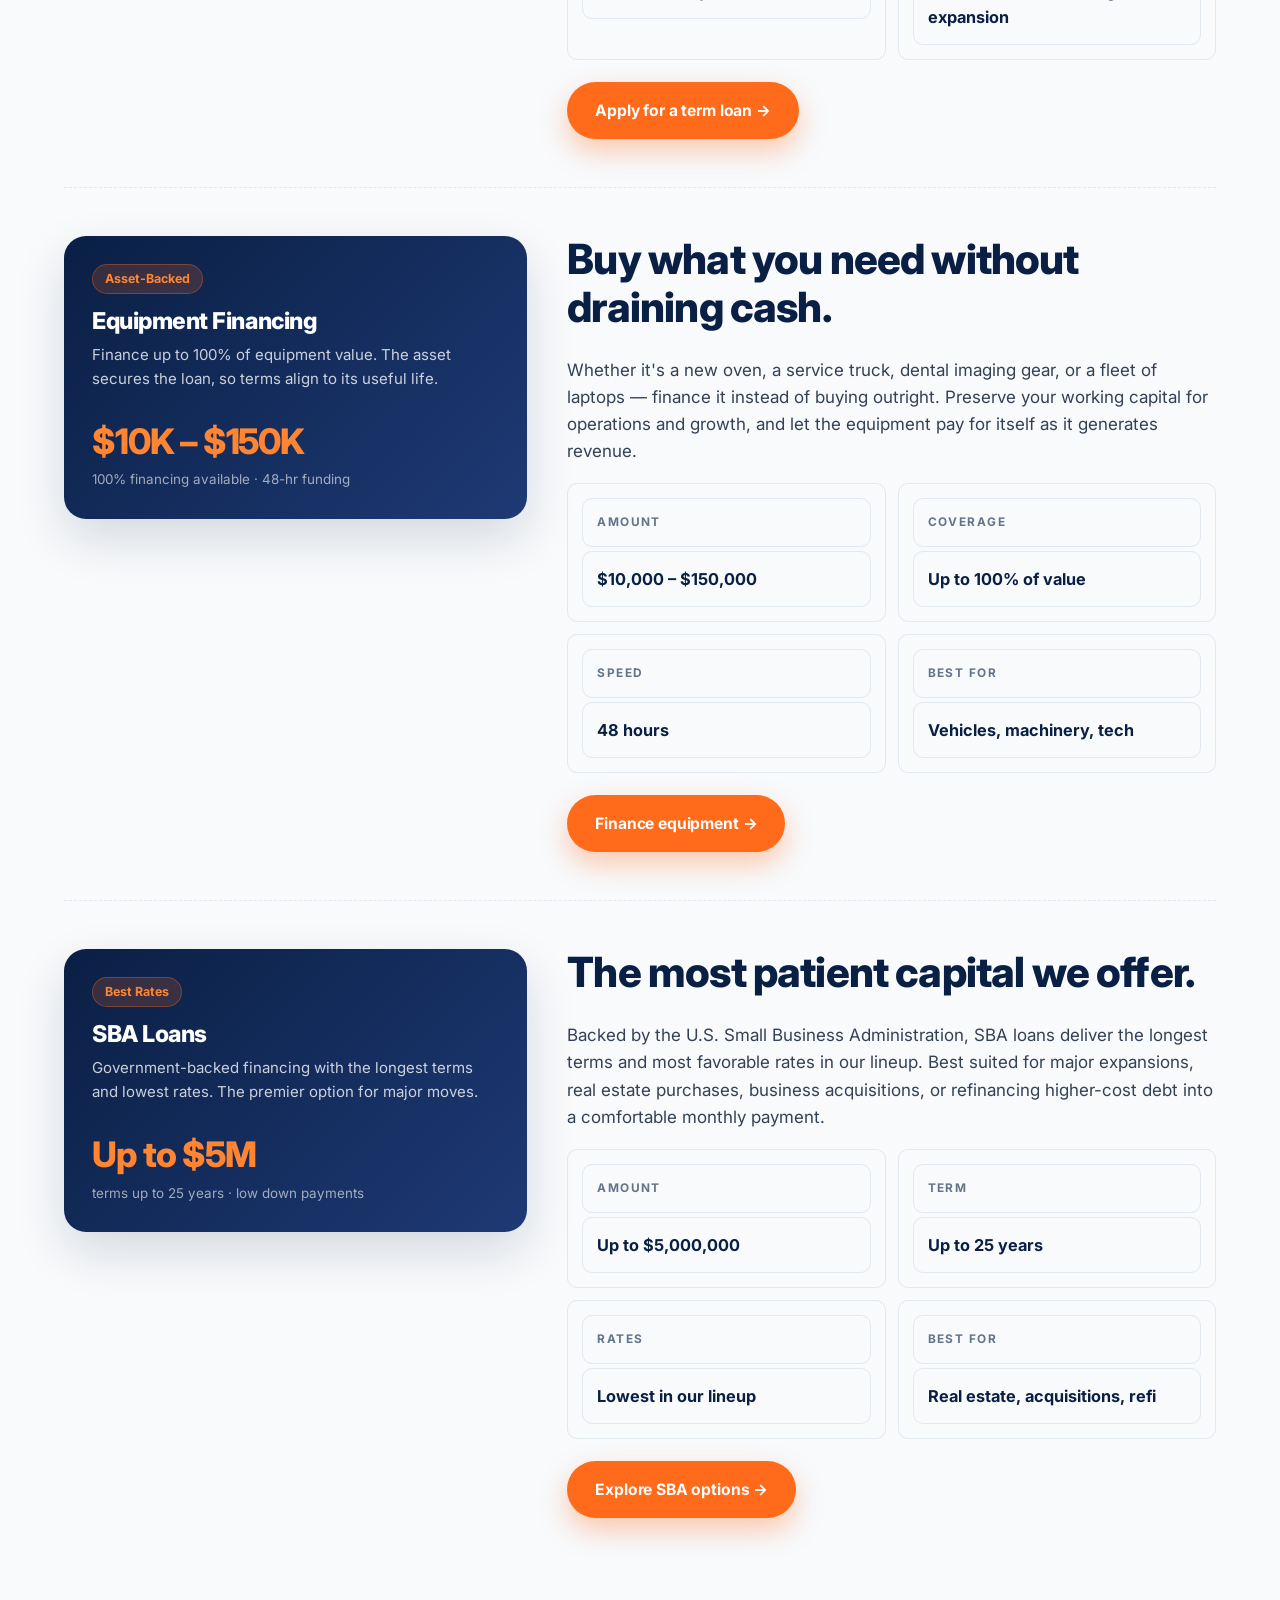
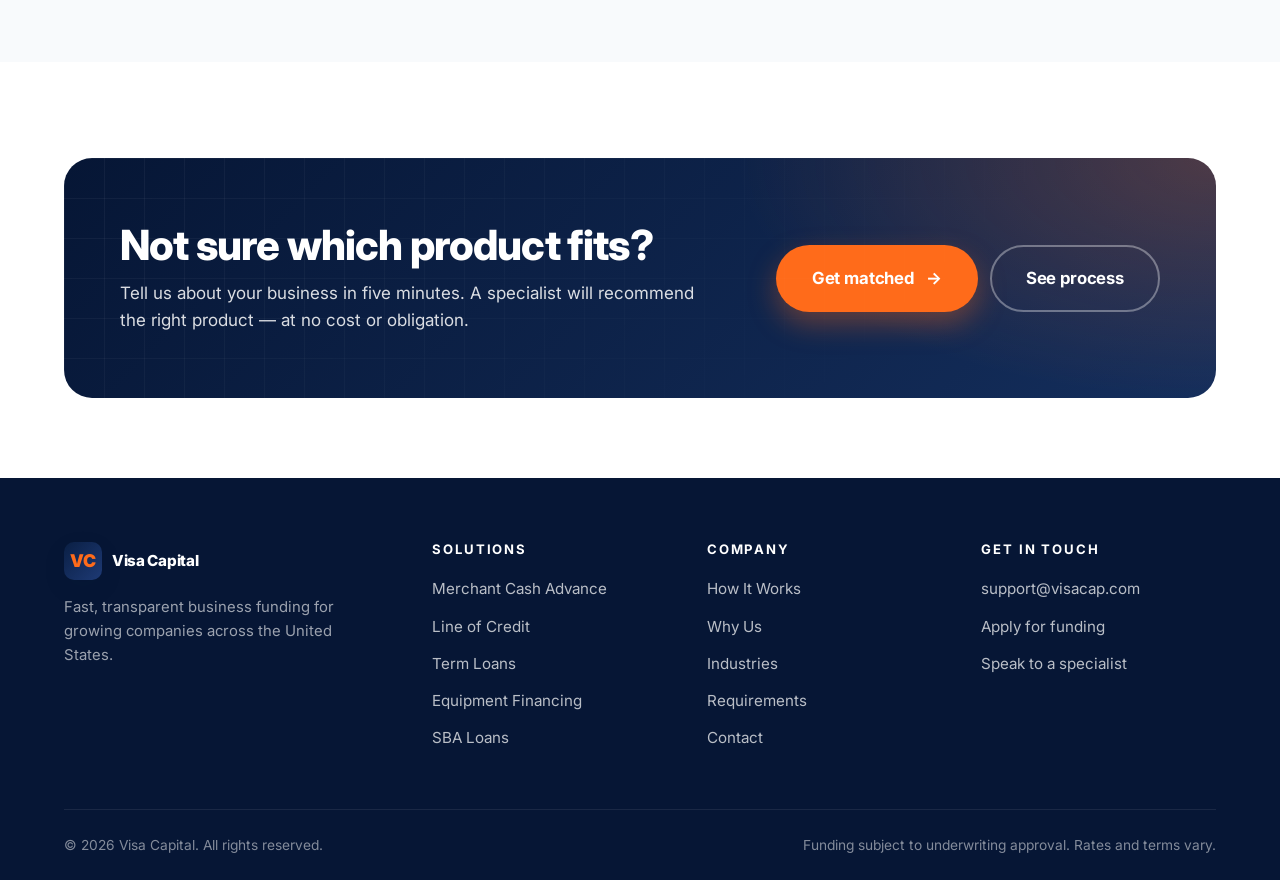
<file: solutions.html>
<!DOCTYPE html>
<html lang="en">
<head>
  <meta charset="UTF-8" />
  <meta name="viewport" content="width=device-width, initial-scale=1.0" />
  <meta name="description" content="Compare Visa Capital's funding solutions: Merchant Cash Advance, Line of Credit, Term Loans, Equipment Financing, and SBA Loans. From $5K to $5M." />
  <title>Funding Solutions — Visa Capital</title>
  <link rel="stylesheet" href="styles.css" />
  <link rel="preconnect" href="https://fonts.googleapis.com">
  <link rel="preconnect" href="https://fonts.gstatic.com" crossorigin>
</head>
<body>

  <header class="site-header">
    <div class="container nav">
      <a href="index.html" class="brand">
        <span class="brand-mark">VC</span>
        <span>Visa Capital</span>
      </a>
      <button class="nav-toggle" aria-label="Toggle navigation">
        <svg viewBox="0 0 24 24" fill="none" stroke="currentColor" stroke-width="2.2"><path d="M4 7h16M4 12h16M4 17h16"/></svg>
      </button>
      <nav class="nav-links">
        <a href="index.html">Home</a>
        <a href="solutions.html">Solutions</a>
        <a href="how-it-works.html">How It Works</a>
        <a href="why-us.html">Why Us</a>
        <a href="industries.html">Industries</a>
        <a href="requirements.html">Requirements</a>
        <a href="contact.html" class="btn btn-primary nav-cta">Apply Now</a>
      </nav>
    </div>
  </header>

  <section class="page-header">
    <div class="container">
      <div class="breadcrumb"><a href="index.html">Home</a> <span>/</span> <span>Solutions</span></div>
      <h1>Funding solutions tailored to your business.</h1>
      <p>Five distinct products, one process. Browse below or talk to a specialist who'll match you to the option that fits your goals — fast.</p>
    </div>
  </section>

  <!-- Comparison table -->
  <section class="tight">
    <div class="container">
      <div class="section-head reveal" style="margin-bottom:24px;">
        <span class="eyebrow">At a glance</span>
        <h2>Compare every product side by side.</h2>
      </div>

      <div style="overflow-x:auto;">
        <table class="compare-table reveal">
          <thead>
            <tr>
              <th>Product</th>
              <th>Amount</th>
              <th>Term</th>
              <th>Speed</th>
              <th>Best for</th>
            </tr>
          </thead>
          <tbody>
            <tr>
              <td>Merchant Cash Advance</td>
              <td>$5K – $400K</td>
              <td>3 – 18 months</td>
              <td><span class="pill">24 hours</span></td>
              <td>Card-volume businesses needing fast cash</td>
            </tr>
            <tr>
              <td>Business Line of Credit</td>
              <td>$6K – $200K</td>
              <td>Up to 24 months</td>
              <td><span class="pill">24-48 hours</span></td>
              <td>Ongoing cash-flow flexibility</td>
            </tr>
            <tr>
              <td>Term Loan</td>
              <td>$5K – $500K</td>
              <td>Up to 36 months</td>
              <td><span class="pill">48 hours</span></td>
              <td>Specific projects with fixed payments</td>
            </tr>
            <tr>
              <td>Equipment Financing</td>
              <td>$10K – $150K</td>
              <td>Aligned to asset life</td>
              <td><span class="pill">48 hours</span></td>
              <td>Vehicles, machinery, technology</td>
            </tr>
            <tr>
              <td>SBA Loan</td>
              <td>Up to $5M</td>
              <td>Up to 25 years</td>
              <td><span class="pill">2-6 weeks</span></td>
              <td>Major expansions, real estate, refinance</td>
            </tr>
          </tbody>
        </table>
      </div>
    </div>
  </section>

  <!-- Solution rows -->
  <section class="section-alt">
    <div class="container">

      <!-- MCA -->
      <div class="solution-row reveal" id="mca">
        <div class="visual">
          <span class="tag">Most Popular</span>
          <h3>Merchant Cash Advance</h3>
          <p>Built for businesses with steady credit-card sales. Convert future revenue into capital today, repay through a small slice of daily transactions.</p>
          <div class="big-num">$5K – $400K</div>
          <div style="font-size:0.84rem;color:rgba(255,255,255,0.6);">funding range · same-day decisions</div>
        </div>
        <div>
          <h2>Cash today, repay as you sell.</h2>
          <p>Receive a lump sum of working capital and repay through an automatic, small percentage of your future card transactions. Slow week? You pay less. Strong week? You pay it down faster. The repayment matches your business rhythm — no fixed monthly burden.</p>
          <div class="meta-list">
            <div><div class="k">Amount</div><div class="v">$5,000 – $400,000</div></div>
            <div><div class="k">Speed</div><div class="v">24 hours</div></div>
            <div><div class="k">Repayment</div><div class="v">% of daily sales</div></div>
            <div><div class="k">Best for</div><div class="v">Restaurants, retail, salons</div></div>
          </div>
          <a href="contact.html" class="btn btn-primary">Apply for an MCA →</a>
        </div>
      </div>

      <!-- LOC -->
      <div class="solution-row reveal" id="loc">
        <div class="visual" style="background:linear-gradient(135deg,#0A1F44,#1E3A75);">
          <span class="tag">Most Flexible</span>
          <h3>Business Line of Credit</h3>
          <p>A revolving credit line you can draw on whenever you need it. Pay interest only on what you use, and replenish as you repay.</p>
          <div class="big-num">$6K – $200K</div>
          <div style="font-size:0.84rem;color:rgba(255,255,255,0.6);">credit limit · pay only on what you use</div>
        </div>
        <div>
          <h2>Capital on standby, ready when you are.</h2>
          <p>Get approved once, draw funds whenever opportunity (or trouble) shows up. Perfect for managing cash flow gaps, jumping on inventory deals, or covering payroll between large invoices. You only pay interest on the portion you actually use.</p>
          <div class="meta-list">
            <div><div class="k">Limit</div><div class="v">$6,000 – $200,000</div></div>
            <div><div class="k">Term</div><div class="v">Up to 24 months</div></div>
            <div><div class="k">Interest</div><div class="v">Only on what you draw</div></div>
            <div><div class="k">Best for</div><div class="v">Cash-flow management, inventory</div></div>
          </div>
          <a href="contact.html" class="btn btn-primary">Open a line of credit →</a>
        </div>
      </div>

      <!-- Term -->
      <div class="solution-row reveal" id="term">
        <div class="visual">
          <span class="tag">Predictable</span>
          <h3>Term Loans</h3>
          <p>Lump-sum financing with fixed monthly payments. Plan with certainty, budget without surprises.</p>
          <div class="big-num">$5K – $500K</div>
          <div style="font-size:0.84rem;color:rgba(255,255,255,0.6);">fixed payments · up to 36 months</div>
        </div>
        <div>
          <h2>One payment. One due date. One plan.</h2>
          <p>Borrow a lump sum and pay it back in equal monthly installments — no rate surprises, no balloon payments, no guesswork. Ideal for renovations, marketing pushes, hiring sprints, or any large purchase where you want stability over flexibility.</p>
          <div class="meta-list">
            <div><div class="k">Amount</div><div class="v">$5,000 – $500,000</div></div>
            <div><div class="k">Term</div><div class="v">Up to 36 months</div></div>
            <div><div class="k">Payments</div><div class="v">Fixed monthly</div></div>
            <div><div class="k">Best for</div><div class="v">Renovations, marketing, expansion</div></div>
          </div>
          <a href="contact.html" class="btn btn-primary">Apply for a term loan →</a>
        </div>
      </div>

      <!-- Equipment -->
      <div class="solution-row reveal" id="equipment">
        <div class="visual" style="background:linear-gradient(135deg,#0A1F44,#1E3A75);">
          <span class="tag">Asset-Backed</span>
          <h3>Equipment Financing</h3>
          <p>Finance up to 100% of equipment value. The asset secures the loan, so terms align to its useful life.</p>
          <div class="big-num">$10K – $150K</div>
          <div style="font-size:0.84rem;color:rgba(255,255,255,0.6);">100% financing available · 48-hr funding</div>
        </div>
        <div>
          <h2>Buy what you need without draining cash.</h2>
          <p>Whether it's a new oven, a service truck, dental imaging gear, or a fleet of laptops — finance it instead of buying outright. Preserve your working capital for operations and growth, and let the equipment pay for itself as it generates revenue.</p>
          <div class="meta-list">
            <div><div class="k">Amount</div><div class="v">$10,000 – $150,000</div></div>
            <div><div class="k">Coverage</div><div class="v">Up to 100% of value</div></div>
            <div><div class="k">Speed</div><div class="v">48 hours</div></div>
            <div><div class="k">Best for</div><div class="v">Vehicles, machinery, tech</div></div>
          </div>
          <a href="contact.html" class="btn btn-primary">Finance equipment →</a>
        </div>
      </div>

      <!-- SBA -->
      <div class="solution-row reveal" id="sba">
        <div class="visual">
          <span class="tag">Best Rates</span>
          <h3>SBA Loans</h3>
          <p>Government-backed financing with the longest terms and lowest rates. The premier option for major moves.</p>
          <div class="big-num">Up to $5M</div>
          <div style="font-size:0.84rem;color:rgba(255,255,255,0.6);">terms up to 25 years · low down payments</div>
        </div>
        <div>
          <h2>The most patient capital we offer.</h2>
          <p>Backed by the U.S. Small Business Administration, SBA loans deliver the longest terms and most favorable rates in our lineup. Best suited for major expansions, real estate purchases, business acquisitions, or refinancing higher-cost debt into a comfortable monthly payment.</p>
          <div class="meta-list">
            <div><div class="k">Amount</div><div class="v">Up to $5,000,000</div></div>
            <div><div class="k">Term</div><div class="v">Up to 25 years</div></div>
            <div><div class="k">Rates</div><div class="v">Lowest in our lineup</div></div>
            <div><div class="k">Best for</div><div class="v">Real estate, acquisitions, refi</div></div>
          </div>
          <a href="contact.html" class="btn btn-primary">Explore SBA options →</a>
        </div>
      </div>

    </div>
  </section>

  <!-- CTA banner -->
  <section style="padding-bottom:80px;">
    <div class="container">
      <div class="cta-banner reveal">
        <div>
          <h2>Not sure which product fits?</h2>
          <p>Tell us about your business in five minutes. A specialist will recommend the right product — at no cost or obligation.</p>
        </div>
        <div class="cta-actions">
          <a href="contact.html" class="btn btn-primary btn-lg btn-arrow">Get matched</a>
          <a href="how-it-works.html" class="btn btn-ghost btn-lg">See process</a>
        </div>
      </div>
    </div>
  </section>

  <footer class="site-footer">
    <div class="container">
      <div class="footer-grid">
        <div class="footer-brand">
          <a href="index.html" class="brand">
            <span class="brand-mark">VC</span>
            <span style="color:#fff;">Visa Capital</span>
          </a>
          <p>Fast, transparent business funding for growing companies across the United States.</p>
        </div>
        <div>
          <h5>Solutions</h5>
          <ul>
            <li><a href="solutions.html#mca">Merchant Cash Advance</a></li>
            <li><a href="solutions.html#loc">Line of Credit</a></li>
            <li><a href="solutions.html#term">Term Loans</a></li>
            <li><a href="solutions.html#equipment">Equipment Financing</a></li>
            <li><a href="solutions.html#sba">SBA Loans</a></li>
          </ul>
        </div>
        <div>
          <h5>Company</h5>
          <ul>
            <li><a href="how-it-works.html">How It Works</a></li>
            <li><a href="why-us.html">Why Us</a></li>
            <li><a href="industries.html">Industries</a></li>
            <li><a href="requirements.html">Requirements</a></li>
            <li><a href="contact.html">Contact</a></li>
          </ul>
        </div>
        <div>
          <h5>Get In Touch</h5>
          <ul>
            <li><a href="mailto:support@visacap.com">support@visacap.com</a></li>
            <li><a href="contact.html">Apply for funding</a></li>
            <li><a href="contact.html">Speak to a specialist</a></li>
          </ul>
        </div>
      </div>
      <div class="footer-bottom">
        <span>© 2026 Visa Capital. All rights reserved.</span>
        <span>Funding subject to underwriting approval. Rates and terms vary.</span>
      </div>
    </div>
  </footer>

  <script src="app.js"></script>
</body>
</html>
</file>
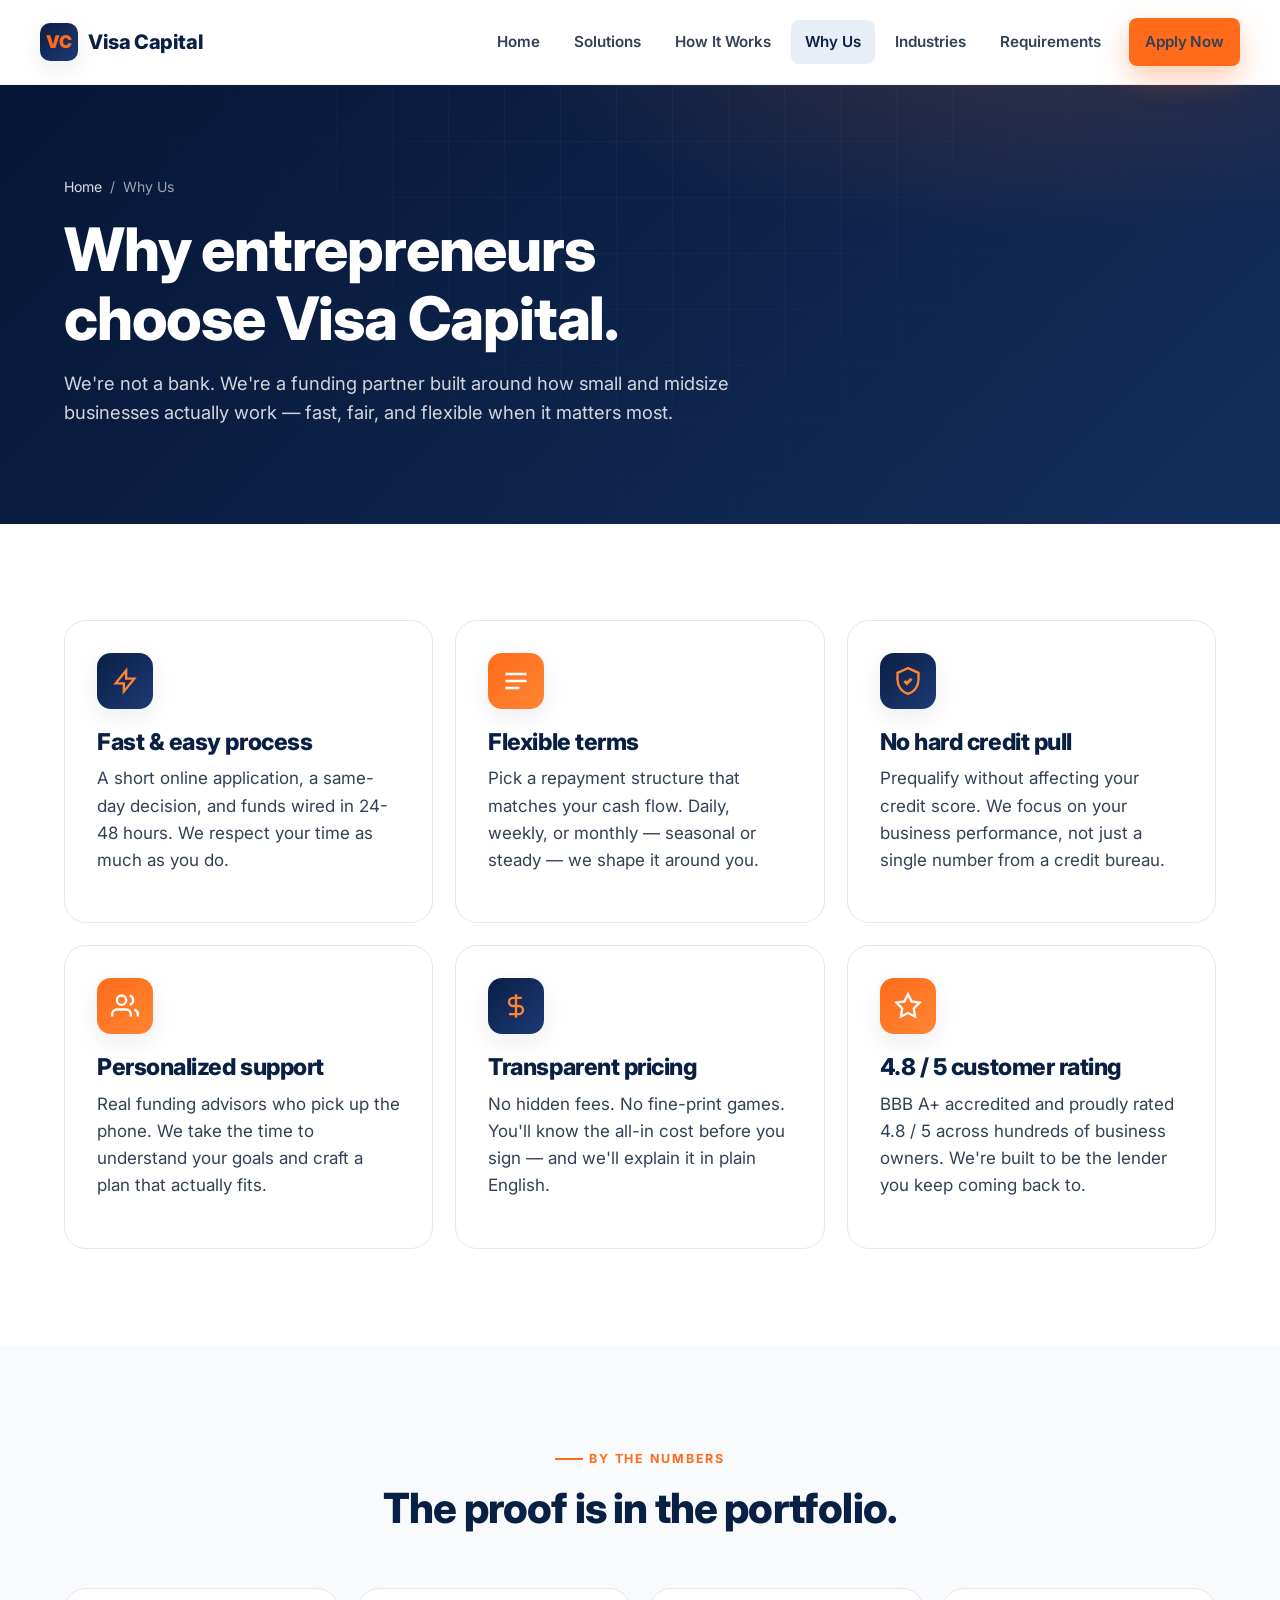
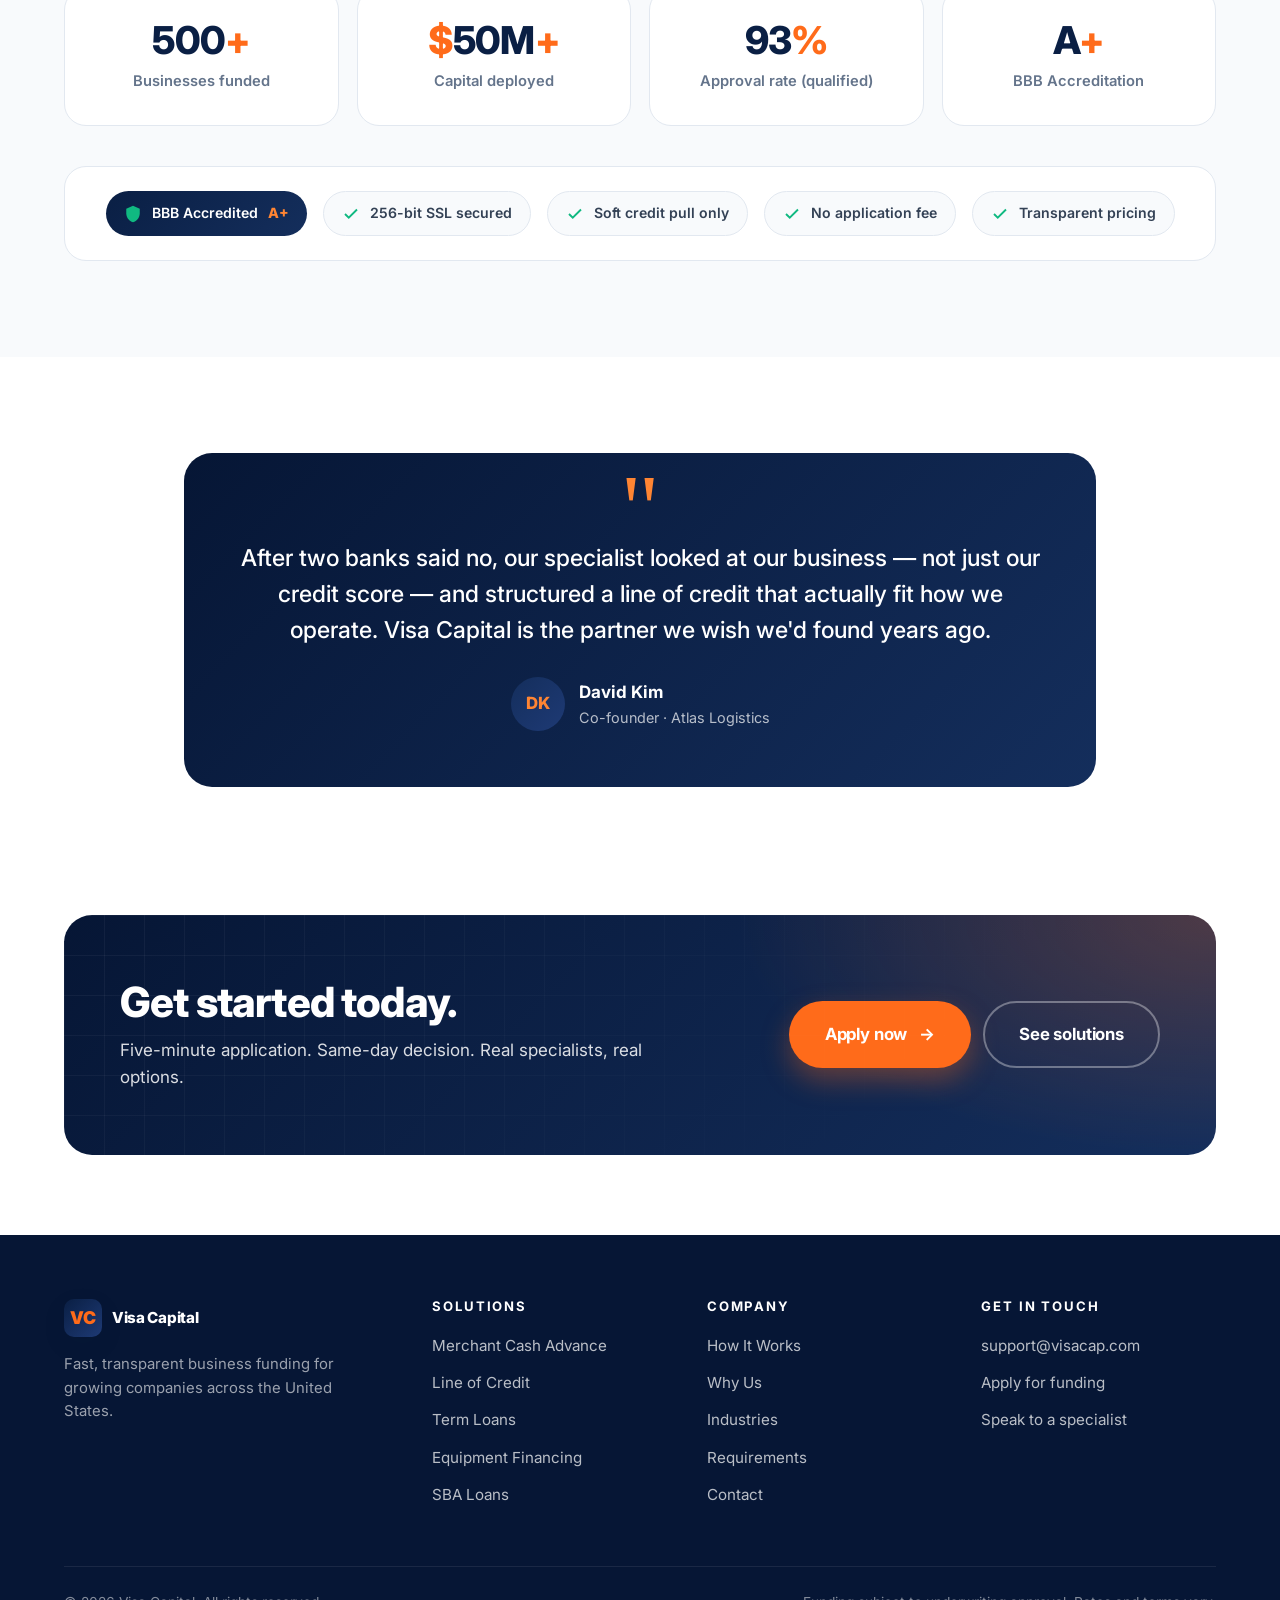
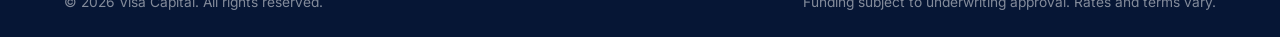
<file: why-us.html>
<!DOCTYPE html>
<html lang="en">
<head>
  <meta charset="UTF-8" />
  <meta name="viewport" content="width=device-width, initial-scale=1.0" />
  <meta name="description" content="Why entrepreneurs choose Visa Capital: fast approvals, flexible terms, no hard credit pull, transparent pricing, BBB A+ accredited, 4.8/5 rating." />
  <title>Why Choose Visa Capital</title>
  <link rel="stylesheet" href="styles.css" />
  <link rel="preconnect" href="https://fonts.googleapis.com">
  <link rel="preconnect" href="https://fonts.gstatic.com" crossorigin>
</head>
<body>

  <header class="site-header">
    <div class="container nav">
      <a href="index.html" class="brand">
        <span class="brand-mark">VC</span>
        <span>Visa Capital</span>
      </a>
      <button class="nav-toggle" aria-label="Toggle navigation">
        <svg viewBox="0 0 24 24" fill="none" stroke="currentColor" stroke-width="2.2"><path d="M4 7h16M4 12h16M4 17h16"/></svg>
      </button>
      <nav class="nav-links">
        <a href="index.html">Home</a>
        <a href="solutions.html">Solutions</a>
        <a href="how-it-works.html">How It Works</a>
        <a href="why-us.html">Why Us</a>
        <a href="industries.html">Industries</a>
        <a href="requirements.html">Requirements</a>
        <a href="contact.html" class="btn btn-primary nav-cta">Apply Now</a>
      </nav>
    </div>
  </header>

  <section class="page-header">
    <div class="container">
      <div class="breadcrumb"><a href="index.html">Home</a> <span>/</span> <span>Why Us</span></div>
      <h1>Why entrepreneurs choose Visa Capital.</h1>
      <p>We're not a bank. We're a funding partner built around how small and midsize businesses actually work — fast, fair, and flexible when it matters most.</p>
    </div>
  </section>

  <!-- 6 reasons -->
  <section>
    <div class="container">
      <div class="solutions-grid">
        <div class="card reveal">
          <div class="card-icon">
            <svg viewBox="0 0 24 24" fill="none" stroke="currentColor" stroke-width="2"><path d="M13 10V3L4 14h7v7l9-11h-7z"/></svg>
          </div>
          <h3>Fast &amp; easy process</h3>
          <p>A short online application, a same-day decision, and funds wired in 24-48 hours. We respect your time as much as you do.</p>
        </div>
        <div class="card reveal">
          <div class="card-icon alt">
            <svg viewBox="0 0 24 24" fill="none" stroke="currentColor" stroke-width="2"><path d="M3 6h18M3 12h18M3 18h12"/></svg>
          </div>
          <h3>Flexible terms</h3>
          <p>Pick a repayment structure that matches your cash flow. Daily, weekly, or monthly — seasonal or steady — we shape it around you.</p>
        </div>
        <div class="card reveal">
          <div class="card-icon">
            <svg viewBox="0 0 24 24" fill="none" stroke="currentColor" stroke-width="2"><path d="M12 1l9 4v6c0 5.5-3.8 10.7-9 12-5.2-1.3-9-6.5-9-12V5l9-4z"/><path d="M9 12l2 2 4-4" stroke-width="2.5"/></svg>
          </div>
          <h3>No hard credit pull</h3>
          <p>Prequalify without affecting your credit score. We focus on your business performance, not just a single number from a credit bureau.</p>
        </div>
        <div class="card reveal">
          <div class="card-icon alt">
            <svg viewBox="0 0 24 24" fill="none" stroke="currentColor" stroke-width="2"><path d="M17 21v-2a4 4 0 00-4-4H5a4 4 0 00-4 4v2M9 11a4 4 0 100-8 4 4 0 000 8zM23 21v-2a4 4 0 00-3-3.87M16 3.13a4 4 0 010 7.75"/></svg>
          </div>
          <h3>Personalized support</h3>
          <p>Real funding advisors who pick up the phone. We take the time to understand your goals and craft a plan that actually fits.</p>
        </div>
        <div class="card reveal">
          <div class="card-icon">
            <svg viewBox="0 0 24 24" fill="none" stroke="currentColor" stroke-width="2"><path d="M12 2v20M17 5H9.5a3.5 3.5 0 100 7h5a3.5 3.5 0 110 7H6"/></svg>
          </div>
          <h3>Transparent pricing</h3>
          <p>No hidden fees. No fine-print games. You'll know the all-in cost before you sign — and we'll explain it in plain English.</p>
        </div>
        <div class="card reveal">
          <div class="card-icon alt">
            <svg viewBox="0 0 24 24" fill="none" stroke="currentColor" stroke-width="2"><path d="M12 2l3 6 7 1-5 5 1 7-6-3-6 3 1-7-5-5 7-1z"/></svg>
          </div>
          <h3>4.8 / 5 customer rating</h3>
          <p>BBB A+ accredited and proudly rated 4.8 / 5 across hundreds of business owners. We're built to be the lender you keep coming back to.</p>
        </div>
      </div>
    </div>
  </section>

  <!-- Trust + comparison -->
  <section class="section-alt">
    <div class="container">
      <div class="section-head reveal">
        <span class="eyebrow">By the numbers</span>
        <h2>The proof is in the portfolio.</h2>
      </div>

      <div style="display:grid;grid-template-columns:repeat(4,1fr);gap:18px;" class="reveal">
        <div style="background:#fff;border-radius:var(--radius-lg);border:1px solid var(--slate-200);padding:32px 24px;text-align:center;">
          <div style="font-size:2.4rem;font-weight:800;color:var(--navy-800);letter-spacing:-0.02em;line-height:1;">500<span style="color:var(--orange-500);">+</span></div>
          <div style="margin-top:10px;color:var(--slate-500);font-weight:600;font-size:0.92rem;">Businesses funded</div>
        </div>
        <div style="background:#fff;border-radius:var(--radius-lg);border:1px solid var(--slate-200);padding:32px 24px;text-align:center;">
          <div style="font-size:2.4rem;font-weight:800;color:var(--navy-800);letter-spacing:-0.02em;line-height:1;"><span style="color:var(--orange-500);">$</span>50M<span style="color:var(--orange-500);">+</span></div>
          <div style="margin-top:10px;color:var(--slate-500);font-weight:600;font-size:0.92rem;">Capital deployed</div>
        </div>
        <div style="background:#fff;border-radius:var(--radius-lg);border:1px solid var(--slate-200);padding:32px 24px;text-align:center;">
          <div style="font-size:2.4rem;font-weight:800;color:var(--navy-800);letter-spacing:-0.02em;line-height:1;">93<span style="color:var(--orange-500);">%</span></div>
          <div style="margin-top:10px;color:var(--slate-500);font-weight:600;font-size:0.92rem;">Approval rate (qualified)</div>
        </div>
        <div style="background:#fff;border-radius:var(--radius-lg);border:1px solid var(--slate-200);padding:32px 24px;text-align:center;">
          <div style="font-size:2.4rem;font-weight:800;color:var(--navy-800);letter-spacing:-0.02em;line-height:1;">A<span style="color:var(--orange-500);">+</span></div>
          <div style="margin-top:10px;color:var(--slate-500);font-weight:600;font-size:0.92rem;">BBB Accreditation</div>
        </div>
      </div>

      <div class="trust-bar reveal">
        <span class="trust-badge bbb">
          <svg viewBox="0 0 24 24" fill="currentColor"><path d="M12 1l9 4v6c0 5.5-3.8 10.7-9 12-5.2-1.3-9-6.5-9-12V5l9-4z"/></svg>
          BBB Accredited <span class="grade">A+</span>
        </span>
        <span class="trust-badge">
          <svg viewBox="0 0 24 24" fill="none" stroke="currentColor" stroke-width="2.5"><path d="M20 6L9 17l-5-5"/></svg>
          256-bit SSL secured
        </span>
        <span class="trust-badge">
          <svg viewBox="0 0 24 24" fill="none" stroke="currentColor" stroke-width="2.5"><path d="M20 6L9 17l-5-5"/></svg>
          Soft credit pull only
        </span>
        <span class="trust-badge">
          <svg viewBox="0 0 24 24" fill="none" stroke="currentColor" stroke-width="2.5"><path d="M20 6L9 17l-5-5"/></svg>
          No application fee
        </span>
        <span class="trust-badge">
          <svg viewBox="0 0 24 24" fill="none" stroke="currentColor" stroke-width="2.5"><path d="M20 6L9 17l-5-5"/></svg>
          Transparent pricing
        </span>
      </div>
    </div>
  </section>

  <!-- Featured testimonial -->
  <section>
    <div class="container container-sm">
      <div class="reveal" style="background:linear-gradient(135deg,var(--navy-900),var(--navy-700));border-radius:var(--radius-xl);padding:56px 48px;color:#fff;text-align:center;position:relative;overflow:hidden;">
        <div style="font-size:6rem;font-family:Georgia,serif;line-height:0;color:var(--orange-400);margin-bottom:32px;">"</div>
        <p style="font-size:clamp(1.15rem,2vw,1.45rem);line-height:1.55;color:#fff;font-weight:500;max-width:60ch;margin:0 auto 28px;">After two banks said no, our specialist looked at our business — not just our credit score — and structured a line of credit that actually fit how we operate. Visa Capital is the partner we wish we'd found years ago.</p>
        <div style="display:flex;align-items:center;justify-content:center;gap:14px;">
          <div class="quote-avatar" style="width:54px;height:54px;font-size:1.05rem;">DK</div>
          <div style="text-align:left;">
            <div style="font-weight:700;color:#fff;">David Kim</div>
            <div style="color:rgba(255,255,255,0.7);font-size:0.9rem;">Co-founder · Atlas Logistics</div>
          </div>
        </div>
      </div>
    </div>
  </section>

  <!-- CTA -->
  <section style="padding-bottom:80px;padding-top:32px;">
    <div class="container">
      <div class="cta-banner reveal">
        <div>
          <h2>Get started today.</h2>
          <p>Five-minute application. Same-day decision. Real specialists, real options.</p>
        </div>
        <div class="cta-actions">
          <a href="contact.html" class="btn btn-primary btn-lg btn-arrow">Apply now</a>
          <a href="solutions.html" class="btn btn-ghost btn-lg">See solutions</a>
        </div>
      </div>
    </div>
  </section>

  <footer class="site-footer">
    <div class="container">
      <div class="footer-grid">
        <div class="footer-brand">
          <a href="index.html" class="brand">
            <span class="brand-mark">VC</span>
            <span style="color:#fff;">Visa Capital</span>
          </a>
          <p>Fast, transparent business funding for growing companies across the United States.</p>
        </div>
        <div>
          <h5>Solutions</h5>
          <ul>
            <li><a href="solutions.html#mca">Merchant Cash Advance</a></li>
            <li><a href="solutions.html#loc">Line of Credit</a></li>
            <li><a href="solutions.html#term">Term Loans</a></li>
            <li><a href="solutions.html#equipment">Equipment Financing</a></li>
            <li><a href="solutions.html#sba">SBA Loans</a></li>
          </ul>
        </div>
        <div>
          <h5>Company</h5>
          <ul>
            <li><a href="how-it-works.html">How It Works</a></li>
            <li><a href="why-us.html">Why Us</a></li>
            <li><a href="industries.html">Industries</a></li>
            <li><a href="requirements.html">Requirements</a></li>
            <li><a href="contact.html">Contact</a></li>
          </ul>
        </div>
        <div>
          <h5>Get In Touch</h5>
          <ul>
            <li><a href="mailto:support@visacap.com">support@visacap.com</a></li>
            <li><a href="contact.html">Apply for funding</a></li>
            <li><a href="contact.html">Speak to a specialist</a></li>
          </ul>
        </div>
      </div>
      <div class="footer-bottom">
        <span>© 2026 Visa Capital. All rights reserved.</span>
        <span>Funding subject to underwriting approval. Rates and terms vary.</span>
      </div>
    </div>
  </footer>

  <script src="app.js"></script>
</body>
</html>
</file>
<file: styles.css>
@import url('https://fonts.googleapis.com/css2?family=Inter:wght@400;500;600;700;800;900&display=swap');

/* ==========================================================================
   Visa Capital — Design System
   ========================================================================== */

:root {
  /* Brand */
  --navy-900: #061635;
  --navy-800: #0A1F44;
  --navy-700: #142E5C;
  --navy-600: #1E3A75;
  --navy-100: #E8EEF8;

  --orange-600: #E55A0E;
  --orange-500: #FF6B1A;
  --orange-400: #FF8533;
  --orange-100: #FFE9D9;

  /* Neutrals */
  --ink: #0B1220;
  --slate-700: #334155;
  --slate-500: #64748B;
  --slate-400: #94A3B8;
  --slate-300: #CBD5E1;
  --slate-200: #E2E8F0;
  --slate-100: #F1F5F9;
  --slate-50:  #F8FAFC;
  --white: #FFFFFF;

  /* Semantic */
  --success: #10B981;
  --warning: #F59E0B;
  --danger:  #EF4444;

  /* Effects */
  --shadow-sm: 0 1px 2px rgba(6, 22, 53, 0.06);
  --shadow-md: 0 8px 24px rgba(6, 22, 53, 0.08);
  --shadow-lg: 0 20px 50px rgba(6, 22, 53, 0.14);
  --shadow-orange: 0 12px 28px rgba(255, 107, 26, 0.35);

  --radius-sm: 8px;
  --radius-md: 14px;
  --radius-lg: 22px;
  --radius-xl: 28px;
  --radius-pill: 999px;

  /* Type */
  --font-sans: 'Inter', -apple-system, BlinkMacSystemFont, 'Segoe UI', Roboto, Helvetica, Arial, sans-serif;
  --font-display: 'Inter', -apple-system, BlinkMacSystemFont, 'Segoe UI', Roboto, sans-serif;

  /* Layout */
  --container: 1200px;
  --container-sm: 960px;
}

/* ---------- Reset ---------- */
*, *::before, *::after { box-sizing: border-box; }
html { scroll-behavior: smooth; -webkit-text-size-adjust: 100%; }
body {
  margin: 0;
  font-family: var(--font-sans);
  font-size: 17px;
  line-height: 1.6;
  color: var(--ink);
  background: var(--white);
  -webkit-font-smoothing: antialiased;
  -moz-osx-font-smoothing: grayscale;
}
img, svg { max-width: 100%; display: block; }
a { color: var(--navy-700); text-decoration: none; }
a:hover { color: var(--orange-500); }
button { font-family: inherit; cursor: pointer; }
ul { list-style: none; padding: 0; margin: 0; }

/* ---------- Typography ---------- */
h1, h2, h3, h4, h5 {
  font-family: var(--font-display);
  color: var(--navy-800);
  margin: 0 0 0.6em;
  letter-spacing: -0.02em;
  line-height: 1.15;
  font-weight: 800;
}
h1 { font-size: clamp(2.4rem, 5vw, 3.75rem); }
h2 { font-size: clamp(1.9rem, 3.6vw, 2.6rem); }
h3 { font-size: clamp(1.25rem, 2vw, 1.45rem); }
h4 { font-size: 1.125rem; }
p  { margin: 0 0 1em; color: var(--slate-700); }
.lead {
  font-size: clamp(1.05rem, 1.5vw, 1.2rem);
  color: var(--slate-700);
  max-width: 60ch;
}
.eyebrow {
  display: inline-flex;
  align-items: center;
  gap: 0.5em;
  font-size: 0.78rem;
  font-weight: 700;
  letter-spacing: 0.14em;
  text-transform: uppercase;
  color: var(--orange-500);
  margin-bottom: 1rem;
}
.eyebrow::before {
  content: "";
  width: 28px;
  height: 2px;
  background: var(--orange-500);
}

/* ---------- Layout ---------- */
.container {
  max-width: var(--container);
  margin: 0 auto;
  padding: 0 24px;
}
.container-sm { max-width: var(--container-sm); margin: 0 auto; padding: 0 24px; }
section { padding: 96px 0; }
section.tight { padding: 64px 0; }
.section-head { text-align: center; max-width: 720px; margin: 0 auto 56px; }
.section-head .lead { margin: 0 auto; }
.grid { display: grid; gap: 24px; }
.grid-2 { grid-template-columns: repeat(2, 1fr); }
.grid-3 { grid-template-columns: repeat(3, 1fr); }
.grid-4 { grid-template-columns: repeat(4, 1fr); }

/* ---------- Buttons ---------- */
.btn {
  display: inline-flex;
  align-items: center;
  justify-content: center;
  gap: 8px;
  padding: 14px 26px;
  font-weight: 700;
  font-size: 0.98rem;
  border-radius: var(--radius-pill);
  border: 2px solid transparent;
  transition: transform 0.15s ease, box-shadow 0.2s ease, background 0.2s ease, color 0.2s ease, border-color 0.2s ease;
  text-decoration: none;
  white-space: nowrap;
  letter-spacing: -0.01em;
}
.btn:hover { transform: translateY(-1px); }
.btn-primary {
  background: var(--orange-500);
  color: var(--white);
  box-shadow: var(--shadow-orange);
}
.btn-primary:hover { background: var(--orange-600); color: var(--white); }
.btn-secondary {
  background: var(--white);
  color: var(--navy-800);
  border-color: var(--navy-100);
}
.btn-secondary:hover { border-color: var(--navy-700); color: var(--navy-700); }
.btn-ghost {
  background: transparent;
  color: var(--white);
  border-color: rgba(255, 255, 255, 0.35);
}
.btn-ghost:hover { background: rgba(255,255,255,0.1); color: var(--white); border-color: var(--white); }
.btn-lg { padding: 18px 34px; font-size: 1.05rem; }
.btn-arrow::after {
  content: "→";
  margin-left: 4px;
  transition: transform 0.2s;
}
.btn-arrow:hover::after { transform: translateX(4px); }

/* ---------- Header / Nav ---------- */
.site-header {
  position: sticky;
  top: 0;
  z-index: 50;
  background: rgba(255,255,255,0.85);
  backdrop-filter: saturate(160%) blur(14px);
  -webkit-backdrop-filter: saturate(160%) blur(14px);
  border-bottom: 1px solid rgba(20, 46, 92, 0.06);
}
.nav {
  display: flex;
  align-items: center;
  justify-content: space-between;
  padding: 18px 0;
}
.brand {
  display: flex;
  align-items: center;
  gap: 10px;
  font-weight: 800;
  font-size: 1.25rem;
  color: var(--navy-800);
  letter-spacing: -0.02em;
}
.brand:hover { color: var(--navy-800); }
.brand-mark {
  width: 38px;
  height: 38px;
  border-radius: 10px;
  background: linear-gradient(135deg, var(--navy-800) 0%, var(--navy-600) 100%);
  display: grid;
  place-items: center;
  color: var(--orange-500);
  font-weight: 900;
  font-size: 1.1rem;
  box-shadow: var(--shadow-md);
}
.nav-links {
  display: flex;
  gap: 6px;
  align-items: center;
}
.nav-links a {
  padding: 10px 14px;
  font-weight: 600;
  font-size: 0.95rem;
  color: var(--slate-700);
  border-radius: var(--radius-sm);
}
.nav-links a:hover { color: var(--navy-800); background: var(--slate-100); }
.nav-links a.active { color: var(--navy-800); background: var(--navy-100); }
.nav-cta { margin-left: 8px; }
.nav-toggle {
  display: none;
  background: none;
  border: 0;
  padding: 8px;
  border-radius: 8px;
  color: var(--navy-800);
}
.nav-toggle svg { width: 28px; height: 28px; }

@media (max-width: 960px) {
  .nav-links { display: none; }
  .nav-toggle { display: inline-flex; }
  .site-header.nav-open .nav-links {
    display: flex;
    flex-direction: column;
    align-items: stretch;
    gap: 4px;
    position: absolute;
    top: 100%;
    left: 0;
    right: 0;
    background: var(--white);
    padding: 16px 24px 24px;
    border-bottom: 1px solid var(--slate-200);
    box-shadow: var(--shadow-md);
  }
  .site-header.nav-open .nav-links a { padding: 14px 16px; }
  .nav-cta { margin: 8px 0 0; }
}

/* ---------- Hero ---------- */
.hero {
  position: relative;
  background:
    radial-gradient(1200px 600px at 90% -10%, rgba(255,107,26,0.18), transparent 60%),
    radial-gradient(1000px 700px at -10% 110%, rgba(20,46,92,0.85), transparent 70%),
    linear-gradient(135deg, var(--navy-900) 0%, var(--navy-700) 60%, var(--navy-600) 100%);
  color: var(--white);
  padding: 110px 0 130px;
  overflow: hidden;
}
.hero::before {
  content: "";
  position: absolute;
  inset: 0;
  background-image:
    linear-gradient(rgba(255,255,255,0.04) 1px, transparent 1px),
    linear-gradient(90deg, rgba(255,255,255,0.04) 1px, transparent 1px);
  background-size: 56px 56px;
  mask-image: radial-gradient(circle at 50% 30%, black, transparent 75%);
  -webkit-mask-image: radial-gradient(circle at 50% 30%, black, transparent 75%);
  pointer-events: none;
}
.hero-inner {
  position: relative;
  display: grid;
  grid-template-columns: 1.15fr 1fr;
  gap: 60px;
  align-items: center;
}
.hero h1 { color: var(--white); }
.hero h1 .accent {
  background: linear-gradient(120deg, var(--orange-400), var(--orange-500));
  -webkit-background-clip: text;
  background-clip: text;
  color: transparent;
}
.hero p {
  color: rgba(255,255,255,0.82);
  font-size: clamp(1.05rem, 1.5vw, 1.18rem);
  max-width: 56ch;
}
.hero-eyebrow {
  display: inline-flex;
  align-items: center;
  gap: 8px;
  padding: 6px 14px;
  border-radius: var(--radius-pill);
  background: rgba(255,255,255,0.08);
  border: 1px solid rgba(255,255,255,0.14);
  color: rgba(255,255,255,0.9);
  font-size: 0.82rem;
  font-weight: 600;
  margin-bottom: 24px;
}
.hero-eyebrow .dot {
  width: 8px; height: 8px; border-radius: 50%;
  background: var(--success);
  box-shadow: 0 0 0 4px rgba(16,185,129,0.2);
}
.hero-cta { display: flex; gap: 14px; flex-wrap: wrap; margin-top: 30px; }
.hero-bullets {
  display: flex; flex-wrap: wrap; gap: 22px 32px; margin-top: 36px;
}
.hero-bullet {
  display: inline-flex; align-items: center; gap: 10px;
  color: rgba(255,255,255,0.85); font-weight: 600; font-size: 0.95rem;
}
.hero-bullet svg { width: 20px; height: 20px; color: var(--orange-400); flex-shrink: 0; }

/* Hero card (calculator preview / visual) */
.hero-card {
  position: relative;
  background: linear-gradient(180deg, rgba(255,255,255,0.06), rgba(255,255,255,0.02));
  border: 1px solid rgba(255,255,255,0.12);
  border-radius: var(--radius-xl);
  padding: 28px;
  backdrop-filter: blur(10px);
  box-shadow: var(--shadow-lg);
}
.hero-card-title {
  display: flex; align-items: center; justify-content: space-between;
  color: rgba(255,255,255,0.95); font-weight: 700; margin-bottom: 18px;
}
.hero-card-title .badge {
  font-size: 0.72rem; padding: 4px 10px; border-radius: var(--radius-pill);
  background: rgba(255,107,26,0.18); color: var(--orange-400);
  border: 1px solid rgba(255,107,26,0.35); font-weight: 700;
}

@media (max-width: 960px) {
  .hero { padding: 80px 0 96px; }
  .hero-inner { grid-template-columns: 1fr; gap: 40px; }
}

/* ---------- Stats strip ---------- */
.stats {
  background: var(--white);
  margin-top: -64px;
  position: relative;
  z-index: 5;
}
.stats-grid {
  background: var(--white);
  border-radius: var(--radius-xl);
  box-shadow: var(--shadow-lg);
  display: grid;
  grid-template-columns: repeat(4, 1fr);
  padding: 36px 24px;
  border: 1px solid var(--slate-100);
}
.stat { text-align: center; padding: 8px 16px; border-right: 1px solid var(--slate-200); }
.stat:last-child { border-right: 0; }
.stat-num {
  font-size: clamp(1.8rem, 3vw, 2.4rem);
  font-weight: 800;
  color: var(--navy-800);
  letter-spacing: -0.02em;
  line-height: 1;
}
.stat-num .unit { color: var(--orange-500); }
.stat-label {
  margin-top: 8px;
  font-size: 0.88rem;
  color: var(--slate-500);
  font-weight: 600;
}
@media (max-width: 760px) {
  .stats-grid { grid-template-columns: repeat(2, 1fr); padding: 24px 8px; }
  .stat { border-right: 0; padding: 16px; }
  .stat:nth-child(odd) { border-right: 1px solid var(--slate-200); }
  .stat:nth-child(1), .stat:nth-child(2) { border-bottom: 1px solid var(--slate-200); }
}

/* ---------- Cards ---------- */
.card {
  background: var(--white);
  border: 1px solid var(--slate-200);
  border-radius: var(--radius-lg);
  padding: 32px;
  transition: transform 0.2s ease, box-shadow 0.2s ease, border-color 0.2s ease;
  height: 100%;
}
.card:hover {
  transform: translateY(-4px);
  box-shadow: var(--shadow-lg);
  border-color: var(--navy-100);
}
.card-icon {
  width: 56px; height: 56px;
  border-radius: 14px;
  display: grid; place-items: center;
  background: linear-gradient(135deg, var(--navy-800) 0%, var(--navy-600) 100%);
  color: var(--orange-400);
  margin-bottom: 20px;
  box-shadow: var(--shadow-md);
}
.card-icon.alt {
  background: linear-gradient(135deg, var(--orange-500), var(--orange-400));
  color: var(--white);
}
.card-icon svg { width: 28px; height: 28px; }
.card h3 { margin-bottom: 10px; }
.card p { color: var(--slate-700); margin-bottom: 16px; }
.card-meta {
  display: flex; gap: 16px; flex-wrap: wrap;
  padding-top: 16px;
  border-top: 1px dashed var(--slate-200);
  font-size: 0.86rem; color: var(--slate-500);
}
.card-meta strong { color: var(--navy-800); display: block; font-size: 1rem; margin-top: 2px; }

.card-link {
  display: inline-flex; align-items: center; gap: 6px;
  margin-top: 18px;
  color: var(--orange-500); font-weight: 700; font-size: 0.93rem;
}
.card-link::after { content: "→"; transition: transform 0.2s; }
.card-link:hover::after { transform: translateX(4px); }
.card-link:hover { color: var(--orange-600); }

/* ---------- Solutions section ---------- */
.solutions-grid { display: grid; grid-template-columns: repeat(3, 1fr); gap: 22px; }
@media (max-width: 960px) { .solutions-grid { grid-template-columns: repeat(2, 1fr); } }
@media (max-width: 640px) { .solutions-grid { grid-template-columns: 1fr; } }

/* ---------- Calculator ---------- */
.calc {
  background: linear-gradient(135deg, var(--navy-900), var(--navy-700));
  color: var(--white);
  border-radius: var(--radius-xl);
  overflow: hidden;
  box-shadow: var(--shadow-lg);
}
.calc-inner {
  display: grid;
  grid-template-columns: 1fr 1fr;
}
.calc-form { padding: 48px; }
.calc-result {
  background: linear-gradient(180deg, rgba(255,107,26,0.15), rgba(255,107,26,0.05));
  padding: 48px;
  display: flex;
  flex-direction: column;
  justify-content: center;
  border-left: 1px solid rgba(255,255,255,0.08);
}
.calc h2 { color: var(--white); margin-bottom: 8px; }
.calc p.intro { color: rgba(255,255,255,0.72); margin-bottom: 28px; }

.calc-field { margin-bottom: 26px; }
.calc-field label {
  display: flex; justify-content: space-between; align-items: baseline;
  color: rgba(255,255,255,0.85);
  font-weight: 600;
  font-size: 0.92rem;
  margin-bottom: 12px;
}
.calc-field .value {
  color: var(--orange-400);
  font-size: 1.15rem;
  font-weight: 800;
  letter-spacing: -0.02em;
}
.calc-field input[type="range"] {
  width: 100%;
  -webkit-appearance: none; appearance: none;
  height: 8px;
  background: rgba(255,255,255,0.14);
  border-radius: 999px;
  outline: none;
}
.calc-field input[type="range"]::-webkit-slider-thumb {
  -webkit-appearance: none;
  width: 24px; height: 24px;
  border-radius: 50%;
  background: var(--orange-500);
  border: 4px solid var(--white);
  cursor: pointer;
  box-shadow: 0 4px 12px rgba(255,107,26,0.5);
  transition: transform 0.15s;
}
.calc-field input[type="range"]::-webkit-slider-thumb:hover { transform: scale(1.1); }
.calc-field input[type="range"]::-moz-range-thumb {
  width: 24px; height: 24px;
  border-radius: 50%;
  background: var(--orange-500);
  border: 4px solid var(--white);
  cursor: pointer;
  box-shadow: 0 4px 12px rgba(255,107,26,0.5);
}
.calc-segment {
  display: flex; gap: 8px; flex-wrap: wrap;
}
.calc-segment button {
  flex: 1;
  background: rgba(255,255,255,0.06);
  border: 1px solid rgba(255,255,255,0.12);
  color: rgba(255,255,255,0.75);
  padding: 10px 12px;
  border-radius: var(--radius-sm);
  font-weight: 600;
  font-size: 0.88rem;
  transition: all 0.15s;
}
.calc-segment button.active {
  background: var(--orange-500);
  border-color: var(--orange-500);
  color: var(--white);
}
.calc-segment button:not(.active):hover {
  border-color: rgba(255,255,255,0.28);
  color: var(--white);
}

.calc-result .label-sm {
  text-transform: uppercase; letter-spacing: 0.14em; font-size: 0.75rem;
  color: rgba(255,255,255,0.7); font-weight: 700;
}
.calc-result .big {
  font-size: clamp(2.6rem, 5vw, 3.6rem);
  font-weight: 800;
  color: var(--white);
  letter-spacing: -0.03em;
  line-height: 1;
  margin: 14px 0 6px;
}
.calc-result .sub { color: rgba(255,255,255,0.7); font-size: 0.92rem; margin-bottom: 28px; }
.calc-result .row {
  display: flex; justify-content: space-between;
  padding: 14px 0;
  border-top: 1px dashed rgba(255,255,255,0.18);
  color: rgba(255,255,255,0.85); font-size: 0.95rem;
}
.calc-result .row strong { color: var(--white); font-weight: 700; }
.calc-result .disclaimer {
  margin-top: 18px;
  font-size: 0.78rem;
  color: rgba(255,255,255,0.55);
  line-height: 1.5;
}

@media (max-width: 880px) {
  .calc-inner { grid-template-columns: 1fr; }
  .calc-result { border-left: 0; border-top: 1px solid rgba(255,255,255,0.08); }
  .calc-form, .calc-result { padding: 32px 24px; }
}

/* ---------- Process / Steps ---------- */
.steps { display: grid; grid-template-columns: repeat(3, 1fr); gap: 28px; position: relative; }
@media (max-width: 880px) { .steps { grid-template-columns: 1fr; } }
.step {
  background: var(--white);
  border-radius: var(--radius-lg);
  padding: 36px 28px;
  border: 1px solid var(--slate-200);
  position: relative;
}
.step-num {
  position: absolute;
  top: -22px; left: 28px;
  width: 48px; height: 48px;
  border-radius: 14px;
  background: linear-gradient(135deg, var(--orange-500), var(--orange-400));
  color: var(--white);
  font-weight: 800; font-size: 1.2rem;
  display: grid; place-items: center;
  box-shadow: var(--shadow-orange);
}
.step h3 { margin-top: 18px; }

/* ---------- Industries grid ---------- */
.industries-grid {
  display: grid;
  grid-template-columns: repeat(3, 1fr);
  gap: 22px;
}
@media (max-width: 960px) { .industries-grid { grid-template-columns: repeat(2, 1fr); } }
@media (max-width: 560px) { .industries-grid { grid-template-columns: 1fr; } }
.industry {
  background: var(--white);
  border: 1px solid var(--slate-200);
  border-radius: var(--radius-lg);
  padding: 28px;
  display: flex;
  gap: 18px;
  align-items: flex-start;
  transition: all 0.2s;
}
.industry:hover {
  border-color: var(--orange-500);
  transform: translateY(-2px);
  box-shadow: var(--shadow-md);
}
.industry .icon {
  width: 52px; height: 52px;
  flex-shrink: 0;
  border-radius: 12px;
  background: var(--orange-100);
  color: var(--orange-600);
  display: grid; place-items: center;
}
.industry .icon svg { width: 26px; height: 26px; }
.industry h4 { margin: 0 0 6px; color: var(--navy-800); font-size: 1.08rem; }
.industry p { margin: 0; font-size: 0.93rem; color: var(--slate-500); line-height: 1.55; }

/* ---------- Testimonials ---------- */
.testimonials-section { background: var(--slate-50); }
.testimonials {
  display: grid;
  grid-template-columns: repeat(3, 1fr);
  gap: 22px;
}
@media (max-width: 960px) { .testimonials { grid-template-columns: 1fr; } }
.quote {
  background: var(--white);
  border-radius: var(--radius-lg);
  padding: 32px;
  border: 1px solid var(--slate-200);
  position: relative;
}
.quote::before {
  content: "";
  position: absolute;
  top: 24px; right: 28px;
  font-size: 4rem;
  color: var(--orange-100);
  line-height: 1;
  font-family: Georgia, serif;
}
.quote .stars { color: var(--orange-500); margin-bottom: 12px; font-size: 1.05rem; letter-spacing: 2px; }
.quote p { color: var(--slate-700); font-size: 1rem; line-height: 1.7; margin-bottom: 22px; }
.quote-author { display: flex; align-items: center; gap: 12px; }
.quote-avatar {
  width: 44px; height: 44px;
  border-radius: 50%;
  background: linear-gradient(135deg, var(--navy-700), var(--navy-600));
  color: var(--orange-400);
  display: grid; place-items: center;
  font-weight: 800;
  font-size: 1rem;
}
.quote-name { font-weight: 700; color: var(--navy-800); font-size: 0.95rem; }
.quote-title { color: var(--slate-500); font-size: 0.83rem; }

.logo-strip {
  margin-top: 56px;
  display: flex;
  flex-wrap: wrap;
  justify-content: center;
  gap: 36px 56px;
  align-items: center;
  opacity: 0.7;
}
.logo-strip .logo {
  font-weight: 800;
  font-size: 1.05rem;
  letter-spacing: -0.02em;
  color: var(--slate-500);
  display: inline-flex;
  align-items: center;
  gap: 6px;
}
.logo-strip .logo span { color: var(--orange-500); }

/* ---------- Trust badges ---------- */
.trust-bar {
  display: flex;
  flex-wrap: wrap;
  justify-content: center;
  gap: 16px;
  padding: 24px;
  background: var(--white);
  border: 1px solid var(--slate-200);
  border-radius: var(--radius-lg);
  margin-top: 40px;
}
.trust-badge {
  display: inline-flex;
  align-items: center;
  gap: 10px;
  padding: 10px 18px;
  background: var(--slate-50);
  border: 1px solid var(--slate-200);
  border-radius: var(--radius-pill);
  font-weight: 600;
  font-size: 0.88rem;
  color: var(--slate-700);
}
.trust-badge svg { width: 18px; height: 18px; color: var(--success); }
.trust-badge.bbb { background: linear-gradient(135deg, var(--navy-800), var(--navy-700)); color: #fff; border: 0; }
.trust-badge.bbb .grade { color: var(--orange-400); font-weight: 800; }

/* ---------- FAQ ---------- */
.faq-section { background: var(--slate-50); }
.faq-list { max-width: 820px; margin: 0 auto; }
.faq-item {
  background: var(--white);
  border: 1px solid var(--slate-200);
  border-radius: var(--radius-md);
  margin-bottom: 12px;
  overflow: hidden;
  transition: border-color 0.2s, box-shadow 0.2s;
}
.faq-item.open { border-color: var(--navy-100); box-shadow: var(--shadow-sm); }
.faq-q {
  display: flex;
  justify-content: space-between;
  align-items: center;
  gap: 16px;
  padding: 22px 26px;
  font-weight: 700;
  color: var(--navy-800);
  font-size: 1.02rem;
  cursor: pointer;
  user-select: none;
}
.faq-q .toggle {
  flex-shrink: 0;
  width: 28px; height: 28px;
  border-radius: 8px;
  background: var(--slate-100);
  color: var(--navy-700);
  display: grid; place-items: center;
  font-size: 1.4rem; line-height: 1;
  transition: transform 0.2s, background 0.2s;
}
.faq-item.open .faq-q .toggle { transform: rotate(45deg); background: var(--orange-500); color: #fff; }
.faq-a {
  max-height: 0;
  overflow: hidden;
  transition: max-height 0.3s ease, padding 0.3s ease;
  padding: 0 26px;
  color: var(--slate-700);
}
.faq-item.open .faq-a { max-height: 400px; padding: 0 26px 24px; }

/* ---------- CTA banner ---------- */
.cta-banner {
  position: relative;
  background:
    radial-gradient(800px 400px at 100% 0%, rgba(255,107,26,0.25), transparent 60%),
    linear-gradient(135deg, var(--navy-900), var(--navy-700));
  border-radius: var(--radius-xl);
  padding: 64px 56px;
  color: var(--white);
  display: grid;
  grid-template-columns: 1.4fr 1fr;
  gap: 36px;
  align-items: center;
  overflow: hidden;
}
.cta-banner::after {
  content: "";
  position: absolute;
  inset: 0;
  background-image:
    linear-gradient(rgba(255,255,255,0.05) 1px, transparent 1px),
    linear-gradient(90deg, rgba(255,255,255,0.05) 1px, transparent 1px);
  background-size: 40px 40px;
  mask-image: linear-gradient(135deg, black, transparent 80%);
  -webkit-mask-image: linear-gradient(135deg, black, transparent 80%);
  pointer-events: none;
}
.cta-banner h2 { color: #fff; margin-bottom: 10px; position: relative; }
.cta-banner p { color: rgba(255,255,255,0.85); margin-bottom: 0; position: relative; }
.cta-banner .cta-actions {
  display: flex; gap: 12px; flex-wrap: wrap; justify-content: flex-end; position: relative;
}
@media (max-width: 880px) {
  .cta-banner { grid-template-columns: 1fr; padding: 44px 28px; text-align: center; }
  .cta-banner .cta-actions { justify-content: center; }
}

/* ---------- Footer ---------- */
.site-footer {
  background: var(--navy-900);
  color: rgba(255,255,255,0.72);
  padding: 64px 0 24px;
  margin-top: 0;
}
.footer-grid {
  display: grid;
  grid-template-columns: 1.4fr 1fr 1fr 1fr;
  gap: 40px;
  margin-bottom: 48px;
}
@media (max-width: 880px) {
  .footer-grid { grid-template-columns: 1fr 1fr; }
}
@media (max-width: 560px) {
  .footer-grid { grid-template-columns: 1fr; }
}
.footer-grid h5 {
  color: var(--white);
  font-size: 0.82rem;
  text-transform: uppercase;
  letter-spacing: 0.14em;
  margin-bottom: 18px;
  font-weight: 700;
}
.footer-grid ul li { margin-bottom: 10px; }
.footer-grid a {
  color: rgba(255,255,255,0.72);
  font-size: 0.95rem;
}
.footer-grid a:hover { color: var(--orange-400); }
.footer-brand .brand { color: var(--white); margin-bottom: 16px; }
.footer-brand p { color: rgba(255,255,255,0.6); font-size: 0.93rem; max-width: 32ch; }
.footer-bottom {
  border-top: 1px solid rgba(255,255,255,0.08);
  padding-top: 24px;
  display: flex;
  justify-content: space-between;
  flex-wrap: wrap;
  gap: 12px;
  font-size: 0.86rem;
  color: rgba(255,255,255,0.5);
}

/* ---------- Page header (interior pages) ---------- */
.page-header {
  background:
    radial-gradient(900px 400px at 80% -20%, rgba(255,107,26,0.18), transparent 60%),
    linear-gradient(135deg, var(--navy-900), var(--navy-700));
  color: var(--white);
  padding: 88px 0 96px;
  position: relative;
  overflow: hidden;
}
.page-header::before {
  content: "";
  position: absolute;
  inset: 0;
  background-image:
    linear-gradient(rgba(255,255,255,0.04) 1px, transparent 1px),
    linear-gradient(90deg, rgba(255,255,255,0.04) 1px, transparent 1px);
  background-size: 56px 56px;
  mask-image: radial-gradient(circle at 50% 0%, black, transparent 75%);
  -webkit-mask-image: radial-gradient(circle at 50% 0%, black, transparent 75%);
  pointer-events: none;
}
.page-header .container { position: relative; }
.page-header h1 { color: var(--white); margin-bottom: 16px; max-width: 18ch; }
.page-header p { color: rgba(255,255,255,0.82); font-size: 1.15rem; max-width: 60ch; margin-bottom: 0; }
.page-header .breadcrumb {
  display: inline-flex; gap: 8px;
  color: rgba(255,255,255,0.6); font-size: 0.88rem; margin-bottom: 16px;
}
.page-header .breadcrumb a { color: rgba(255,255,255,0.85); }
.page-header .breadcrumb a:hover { color: var(--orange-400); }

/* ---------- Solutions detail page ---------- */
.solution-row {
  display: grid;
  grid-template-columns: 1fr 1.4fr;
  gap: 40px;
  align-items: start;
  padding: 48px 0;
  border-bottom: 1px dashed var(--slate-200);
}
.solution-row:last-child { border-bottom: 0; }
.solution-row .meta-list {
  display: grid;
  grid-template-columns: 1fr 1fr;
  gap: 12px;
  margin: 18px 0 22px;
}
.solution-row .meta-list div {
  background: var(--slate-50);
  padding: 14px;
  border-radius: 10px;
  border: 1px solid var(--slate-200);
}
.solution-row .meta-list .k {
  font-size: 0.74rem; text-transform: uppercase; color: var(--slate-500);
  letter-spacing: 0.12em; font-weight: 700; margin-bottom: 4px;
}
.solution-row .meta-list .v { color: var(--navy-800); font-weight: 700; font-size: 1.02rem; }

.solution-row .visual {
  position: sticky; top: 100px;
  background: linear-gradient(135deg, var(--navy-800), var(--navy-600));
  border-radius: var(--radius-lg);
  padding: 28px;
  color: var(--white);
  box-shadow: var(--shadow-lg);
}
.solution-row .visual .tag {
  display: inline-flex; padding: 4px 12px; border-radius: var(--radius-pill);
  background: rgba(255,107,26,0.18); color: var(--orange-400);
  border: 1px solid rgba(255,107,26,0.35);
  font-weight: 700; font-size: 0.78rem; margin-bottom: 14px;
}
.solution-row .visual h3 { color: var(--white); margin-bottom: 8px; }
.solution-row .visual p { color: rgba(255,255,255,0.78); font-size: 0.94rem; margin: 0; }
.solution-row .visual .big-num {
  font-size: 2.2rem; font-weight: 800; color: var(--orange-400);
  letter-spacing: -0.03em; margin-top: 22px;
}

@media (max-width: 880px) {
  .solution-row { grid-template-columns: 1fr; }
  .solution-row .visual { position: static; }
}

/* ---------- Requirements / Checklist ---------- */
.checklist {
  display: grid;
  grid-template-columns: repeat(2, 1fr);
  gap: 18px;
  max-width: 880px;
  margin: 0 auto;
}
@media (max-width: 720px) { .checklist { grid-template-columns: 1fr; } }
.checklist-item {
  display: flex; gap: 16px; align-items: flex-start;
  background: var(--white);
  border: 1px solid var(--slate-200);
  border-radius: var(--radius-lg);
  padding: 24px;
}
.checklist-item .check {
  width: 38px; height: 38px;
  border-radius: 50%;
  background: var(--orange-100);
  color: var(--orange-600);
  display: grid; place-items: center; flex-shrink: 0;
  font-weight: 800;
}
.checklist-item h4 { margin: 0 0 4px; color: var(--navy-800); font-size: 1.05rem; }
.checklist-item p { margin: 0; font-size: 0.92rem; color: var(--slate-500); }

/* ---------- Multi-step form ---------- */
.apply-shell {
  background: var(--white);
  border: 1px solid var(--slate-200);
  border-radius: var(--radius-xl);
  box-shadow: var(--shadow-md);
  overflow: hidden;
}
.apply-progress {
  display: flex;
  background: var(--slate-50);
  border-bottom: 1px solid var(--slate-200);
}
.apply-progress .step-pip {
  flex: 1;
  text-align: center;
  padding: 18px 14px;
  font-size: 0.86rem;
  font-weight: 600;
  color: var(--slate-500);
  border-bottom: 3px solid transparent;
  transition: all 0.2s;
  position: relative;
}
.apply-progress .step-pip .pip-num {
  display: inline-grid; place-items: center;
  width: 26px; height: 26px;
  border-radius: 50%;
  background: var(--white);
  border: 2px solid var(--slate-300);
  margin-right: 8px;
  font-weight: 800; font-size: 0.82rem;
  vertical-align: middle;
}
.apply-progress .step-pip.active {
  color: var(--navy-800);
  border-bottom-color: var(--orange-500);
  background: var(--white);
}
.apply-progress .step-pip.active .pip-num {
  background: var(--orange-500);
  color: var(--white);
  border-color: var(--orange-500);
}
.apply-progress .step-pip.done .pip-num {
  background: var(--success);
  border-color: var(--success);
  color: var(--white);
}
.apply-body { padding: 40px 44px; }
.apply-step { display: none; animation: fadeUp 0.25s ease; }
.apply-step.active { display: block; }
@keyframes fadeUp {
  from { opacity: 0; transform: translateY(6px); }
  to { opacity: 1; transform: none; }
}
.apply-step h3 { font-size: 1.4rem; margin-bottom: 6px; }
.apply-step .sub { color: var(--slate-500); margin-bottom: 28px; }

.field { margin-bottom: 18px; }
.field label {
  display: block; font-weight: 600; color: var(--navy-800);
  margin-bottom: 8px; font-size: 0.93rem;
}
.field input[type="text"],
.field input[type="email"],
.field input[type="tel"],
.field input[type="number"],
.field select,
.field textarea {
  width: 100%;
  padding: 14px 16px;
  border: 1.5px solid var(--slate-200);
  border-radius: var(--radius-sm);
  font-size: 1rem;
  font-family: inherit;
  color: var(--ink);
  background: var(--white);
  transition: border-color 0.15s, box-shadow 0.15s;
}
.field input:focus, .field select:focus, .field textarea:focus {
  outline: 0;
  border-color: var(--orange-500);
  box-shadow: 0 0 0 4px rgba(255,107,26,0.12);
}
.field-row { display: grid; grid-template-columns: 1fr 1fr; gap: 16px; }
@media (max-width: 600px) { .field-row { grid-template-columns: 1fr; } }
.choice-grid {
  display: grid;
  grid-template-columns: repeat(2, 1fr);
  gap: 12px;
}
@media (max-width: 600px) { .choice-grid { grid-template-columns: 1fr; } }
.choice {
  display: block;
  padding: 18px;
  border: 2px solid var(--slate-200);
  border-radius: var(--radius-md);
  cursor: pointer;
  transition: all 0.15s;
  background: var(--white);
}
.choice input { display: none; }
.choice .title { font-weight: 700; color: var(--navy-800); margin-bottom: 4px; }
.choice .sub { color: var(--slate-500); font-size: 0.88rem; }
.choice:hover { border-color: var(--orange-400); }
.choice.selected { border-color: var(--orange-500); background: var(--orange-100); }
.choice.selected .title { color: var(--orange-600); }

.apply-actions {
  display: flex; justify-content: space-between;
  margin-top: 36px;
  padding-top: 28px;
  border-top: 1px solid var(--slate-200);
}
.apply-actions .btn-back {
  background: transparent;
  color: var(--slate-500);
  border: 0;
  font-weight: 600;
  padding: 14px 0;
}
.apply-actions .btn-back:hover { color: var(--navy-800); }
.apply-actions .btn-back:disabled { opacity: 0.4; cursor: not-allowed; }

.apply-success {
  text-align: center; padding: 32px 20px;
}
.apply-success .ok {
  width: 76px; height: 76px;
  border-radius: 50%;
  background: var(--orange-100);
  color: var(--success);
  display: grid; place-items: center;
  margin: 0 auto 20px;
  font-size: 2.4rem;
  font-weight: 800;
}

/* ---------- Comparison table ---------- */
.compare-table {
  width: 100%;
  border-collapse: separate;
  border-spacing: 0;
  margin-top: 28px;
  background: var(--white);
  border-radius: var(--radius-lg);
  overflow: hidden;
  border: 1px solid var(--slate-200);
}
.compare-table th, .compare-table td {
  padding: 16px 20px;
  text-align: left;
  font-size: 0.95rem;
  border-bottom: 1px solid var(--slate-200);
}
.compare-table th {
  background: var(--slate-50);
  color: var(--navy-800);
  font-weight: 700;
  font-size: 0.85rem;
  text-transform: uppercase;
  letter-spacing: 0.06em;
}
.compare-table tr:last-child td { border-bottom: 0; }
.compare-table td:first-child { font-weight: 700; color: var(--navy-800); }
.compare-table .pill {
  display: inline-block;
  padding: 3px 10px;
  border-radius: var(--radius-pill);
  background: var(--orange-100);
  color: var(--orange-600);
  font-weight: 700;
  font-size: 0.78rem;
}
@media (max-width: 760px) {
  .compare-table { font-size: 0.85rem; }
  .compare-table th, .compare-table td { padding: 12px 10px; }
}

/* ---------- Misc ---------- */
.center { text-align: center; }
.mt-32 { margin-top: 32px; }
.mt-48 { margin-top: 48px; }
.section-alt { background: var(--slate-50); }
.muted { color: var(--slate-500); }

/* ---------- Reveal animations ---------- */
.reveal {
  opacity: 0;
  transform: translateY(16px);
  transition: opacity 0.6s ease, transform 0.6s ease;
}
.reveal.in {
  opacity: 1;
  transform: none;
}
</file>
